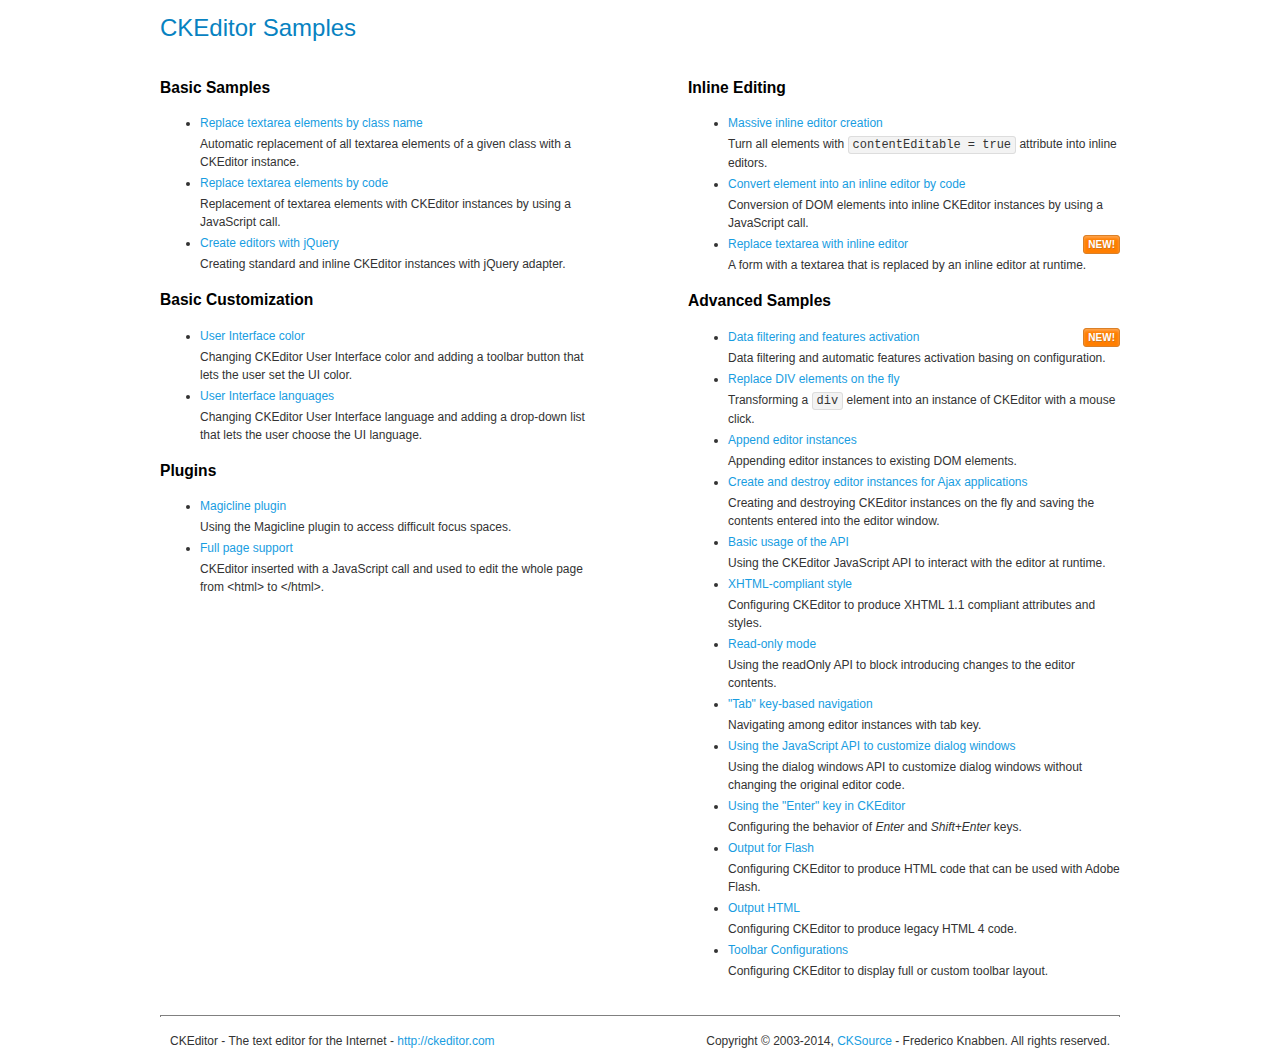
<file: noizenacion/public_html/test/comunica/editors/ckeditor/samples/index.html>
<!DOCTYPE html>
<!--
Copyright (c) 2003-2014, CKSource - Frederico Knabben. All rights reserved.
For licensing, see LICENSE.md or http://ckeditor.com/license
-->
<html>
<head>
	<meta charset="utf-8">
	<title>CKEditor Samples</title>
	<link rel="stylesheet" href="sample.css">
</head>
<body>
	<h1 class="samples">
		CKEditor Samples
	</h1>
	<div class="twoColumns">
		<div class="twoColumnsLeft">
			<h2 class="samples">
				Basic Samples
			</h2>
			<dl class="samples">
				<dt><a class="samples" href="replacebyclass.html">Replace textarea elements by class name</a></dt>
				<dd>Automatic replacement of all textarea elements of a given class with a CKEditor instance.</dd>

				<dt><a class="samples" href="replacebycode.html">Replace textarea elements by code</a></dt>
				<dd>Replacement of textarea elements with CKEditor instances by using a JavaScript call.</dd>

				<dt><a class="samples" href="jquery.html">Create editors with jQuery</a></dt>
				<dd>Creating standard and inline CKEditor instances with jQuery adapter.</dd>
			</dl>

			<h2 class="samples">
				Basic Customization
			</h2>
			<dl class="samples">
				<dt><a class="samples" href="uicolor.html">User Interface color</a></dt>
				<dd>Changing CKEditor User Interface color and adding a toolbar button that lets the user set the UI color.</dd>

				<dt><a class="samples" href="uilanguages.html">User Interface languages</a></dt>
				<dd>Changing CKEditor User Interface language and adding a drop-down list that lets the user choose the UI language.</dd>
			</dl>


			<h2 class="samples">Plugins</h2>
<dl class="samples">
<dt><a class="samples" href="plugins/magicline/magicline.html">Magicline plugin</a></dt>
<dd>Using the Magicline plugin to access difficult focus spaces.</dd>

<dt><a class="samples" href="plugins/wysiwygarea/fullpage.html">Full page support</a></dt>
<dd>CKEditor inserted with a JavaScript call and used to edit the whole page from &lt;html&gt; to &lt;/html&gt;.</dd>
</dl>
		</div>
		<div class="twoColumnsRight">
			<h2 class="samples">
				Inline Editing
			</h2>
			<dl class="samples">
				<dt><a class="samples" href="inlineall.html">Massive inline editor creation</a></dt>
				<dd>Turn all elements with <code>contentEditable = true</code> attribute into inline editors.</dd>

				<dt><a class="samples" href="inlinebycode.html">Convert element into an inline editor by code</a></dt>
				<dd>Conversion of DOM elements into inline CKEditor instances by using a JavaScript call.</dd>

				<dt><a class="samples" href="inlinetextarea.html">Replace textarea with inline editor</a> <span class="new">New!</span></dt>
				<dd>A form with a textarea that is replaced by an inline editor at runtime.</dd>

				
			</dl>

			<h2 class="samples">
				Advanced Samples
			</h2>
			<dl class="samples">
				<dt><a class="samples" href="datafiltering.html">Data filtering and features activation</a> <span class="new">New!</span></dt>
				<dd>Data filtering and automatic features activation basing on configuration.</dd>

				<dt><a class="samples" href="divreplace.html">Replace DIV elements on the fly</a></dt>
				<dd>Transforming a <code>div</code> element into an instance of CKEditor with a mouse click.</dd>

				<dt><a class="samples" href="appendto.html">Append editor instances</a></dt>
				<dd>Appending editor instances to existing DOM elements.</dd>

				<dt><a class="samples" href="ajax.html">Create and destroy editor instances for Ajax applications</a></dt>
				<dd>Creating and destroying CKEditor instances on the fly and saving the contents entered into the editor window.</dd>

				<dt><a class="samples" href="api.html">Basic usage of the API</a></dt>
				<dd>Using the CKEditor JavaScript API to interact with the editor at runtime.</dd>

				<dt><a class="samples" href="xhtmlstyle.html">XHTML-compliant style</a></dt>
				<dd>Configuring CKEditor to produce XHTML 1.1 compliant attributes and styles.</dd>

				<dt><a class="samples" href="readonly.html">Read-only mode</a></dt>
				<dd>Using the readOnly API to block introducing changes to the editor contents.</dd>

				<dt><a class="samples" href="tabindex.html">"Tab" key-based navigation</a></dt>
				<dd>Navigating among editor instances with tab key.</dd>


				
<dt><a class="samples" href="plugins/dialog/dialog.html">Using the JavaScript API to customize dialog windows</a></dt>
<dd>Using the dialog windows API to customize dialog windows without changing the original editor code.</dd>

<dt><a class="samples" href="plugins/enterkey/enterkey.html">Using the &quot;Enter&quot; key in CKEditor</a></dt>
<dd>Configuring the behavior of <em>Enter</em> and <em>Shift+Enter</em> keys.</dd>

<dt><a class="samples" href="plugins/htmlwriter/outputforflash.html">Output for Flash</a></dt>
<dd>Configuring CKEditor to produce HTML code that can be used with Adobe Flash.</dd>

<dt><a class="samples" href="plugins/htmlwriter/outputhtml.html">Output HTML</a></dt>
<dd>Configuring CKEditor to produce legacy HTML 4 code.</dd>

<dt><a class="samples" href="plugins/toolbar/toolbar.html">Toolbar Configurations</a></dt>
<dd>Configuring CKEditor to display full or custom toolbar layout.</dd>

			</dl>
		</div>
	</div>
	<div id="footer">
		<hr>
		<p>
			CKEditor - The text editor for the Internet - <a class="samples" href="http://ckeditor.com/">http://ckeditor.com</a>
		</p>
		<p id="copy">
			Copyright &copy; 2003-2014, <a class="samples" href="http://cksource.com/">CKSource</a> - Frederico Knabben. All rights reserved.
		</p>
	</div>
</body>
</html>
</file>
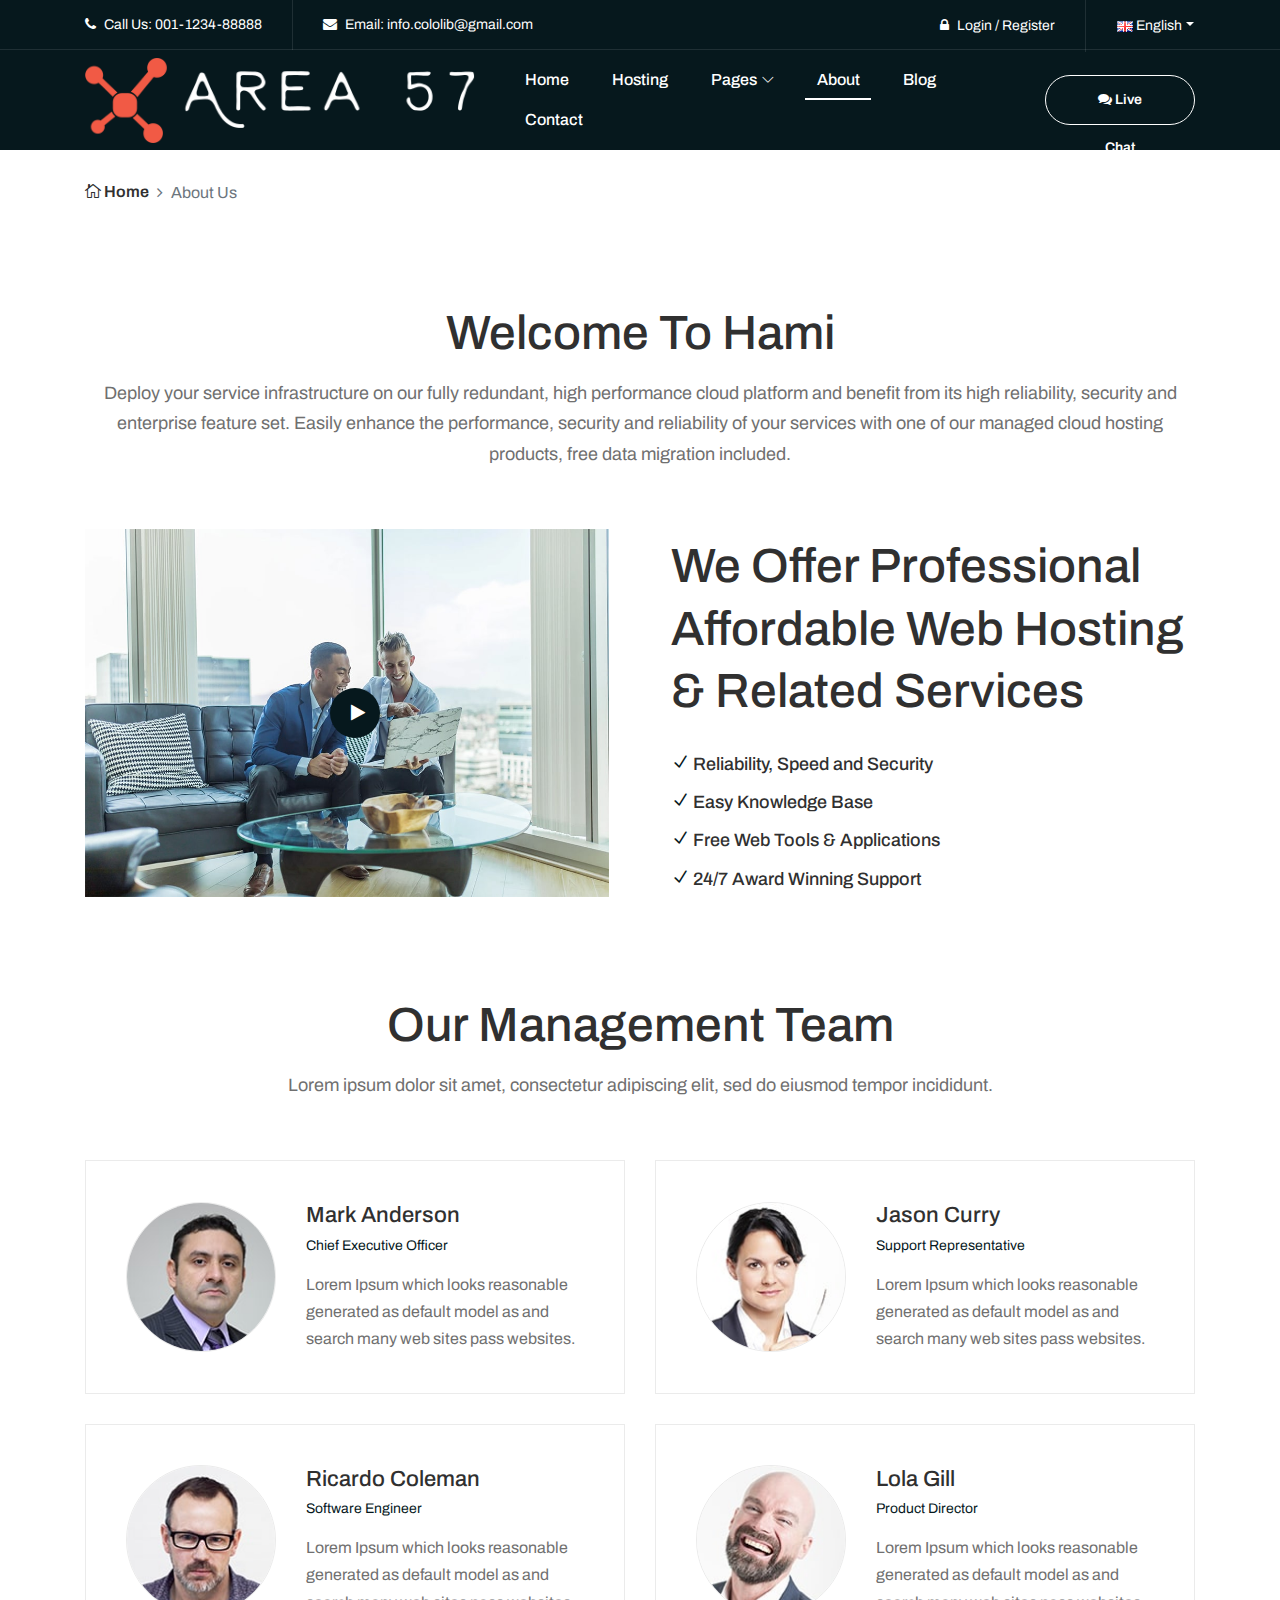
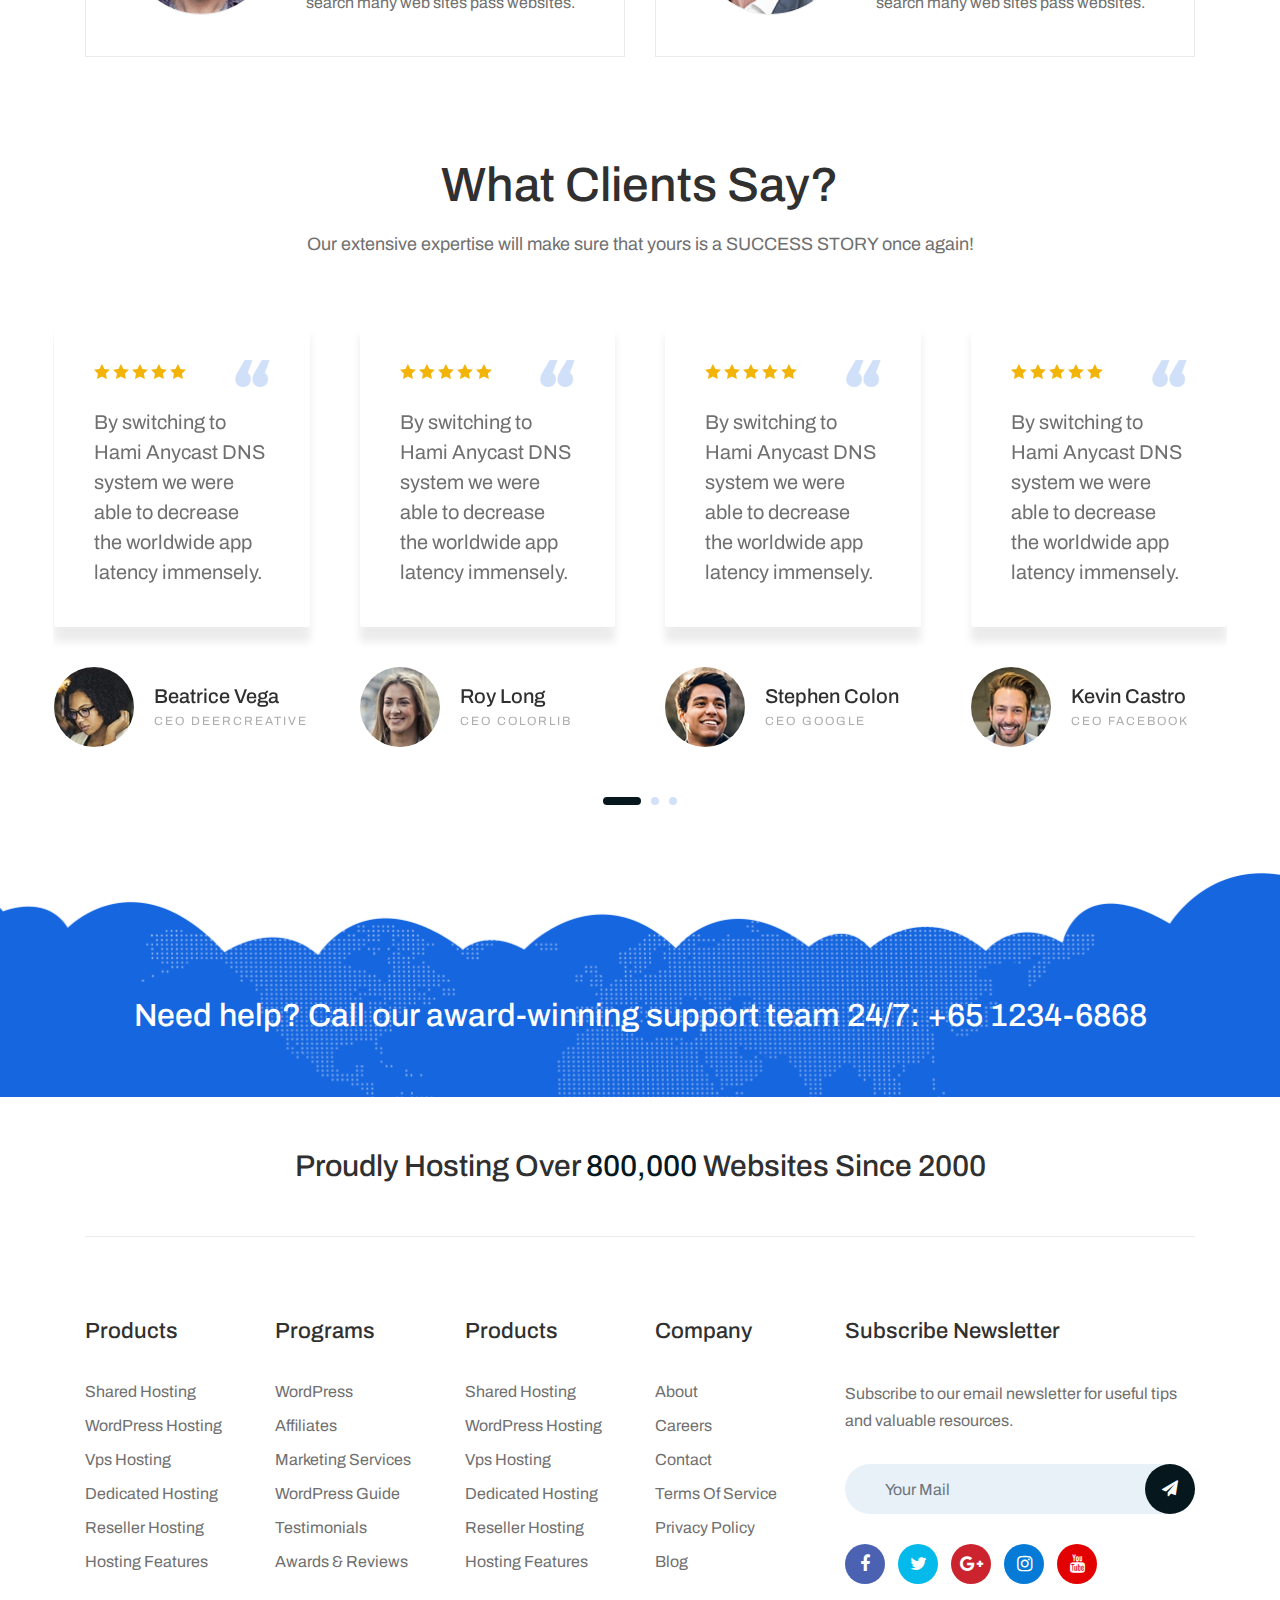
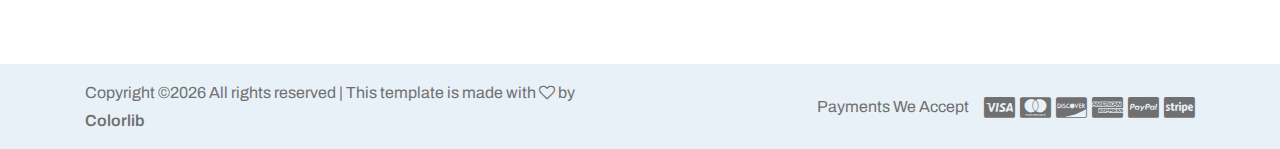
<file: about.html>
<!DOCTYPE html>
<html lang="en">

<head>
    <meta charset="UTF-8">
    <meta name="description" content="">
    <meta http-equiv="X-UA-Compatible" content="IE=edge">
    <meta name="viewport" content="width=device-width, initial-scale=1, shrink-to-fit=no">

    <!-- Title -->
    <title>Hami - Web Hosting HTML Template</title>

    <!-- Favicon -->
    <link rel="icon" href="./img/core-img/favicon.png">

    <!-- Stylesheet -->
    <link rel="stylesheet" href="style.css">

</head>

<body>
    <!-- Preloader -->
    <div id="preloader">
        <div class="loader"></div>
    </div>
    <!-- /Preloader -->

    <!-- Header Area Start -->
    <header class="header-area">
        <!-- Top Header Area Start -->
        <div class="top-header-area">
            <div class="container">
                <div class="row">

                    <div class="col-6">
                        <div class="top-header-content">
                            <a href="#"><i class="fa fa-phone" aria-hidden="true"></i> <span>Call Us: 001-1234-88888</span></a>
                            <a href="#"><i class="fa fa-envelope" aria-hidden="true"></i> <span>Email: info.cololib@gmail.com</span></a>
                        </div>
                    </div>

                    <div class="col-6">
                        <div class="top-header-content">
                            <!-- Login -->
                            <a href="#"><i class="fa fa-lock" aria-hidden="true"></i> <span>Login / Register</span></a>
                            <!-- Language -->
                            <div class="dropdown">
                                <a class="btn pr-0 dropdown-toggle" href="#" role="button" id="langdropdown" data-toggle="dropdown" aria-haspopup="true" aria-expanded="false"><img src="img/core-img/eng.png" alt=""> English</a>
                                <div class="dropdown-menu dropdown-menu-right" aria-labelledby="langdropdown">
                                    <a class="dropdown-item" href="#">- Latvian</a>
                                    <a class="dropdown-item" href="#">- Hindi</a>
                                    <a class="dropdown-item" href="#">- Bangla</a>
                                </div>
                            </div>
                        </div>
                    </div>

                </div>
            </div>
        </div>
        <!-- Top Header Area End -->

        <!-- Main Header Start -->
        <div class="main-header-area">
            <div class="classy-nav-container breakpoint-off">
                <div class="container">
                    <!-- Classy Menu -->
                    <nav class="classy-navbar justify-content-between" id="hamiNav">

                        <!-- Logo -->
                        <a class="nav-brand" href="index.html"><img src="./img/core-img/logo.png" alt=""></a>

                        <!-- Navbar Toggler -->
                        <div class="classy-navbar-toggler">
                            <span class="navbarToggler"><span></span><span></span><span></span></span>
                        </div>

                        <!-- Menu -->
                        <div class="classy-menu">
                            <!-- Menu Close Button -->
                            <div class="classycloseIcon">
                                <div class="cross-wrap"><span class="top"></span><span class="bottom"></span></div>
                            </div>
                            <!-- Nav Start -->
                            <div class="classynav">
                                <ul id="nav">
                                    <li><a href="./index.html">Home</a></li>
                                    <li><a href="./hosting.html">Hosting</a></li>
                                    <li><a href="#">Pages</a>
                                        <ul class="dropdown">
                                            <li><a href="./index.html">- Home</a></li>
                                            <li><a href="./hosting.html">- Hosting</a></li>
                                            <li><a href="./about.html">- About</a></li>
                                            <li><a href="./blog.html">- Blog</a></li>
                                            <li><a href="./single-blog.html">- Blog Details</a></li>
                                            <li><a href="./404.html">- 404</a></li>
                                            <li><a href="./coming-soon.html">- Coming Soon</a></li>
                                            <li><a href="#">- Dropdown</a>
                                                <ul class="dropdown">
                                                    <li><a href="#">- Dropdown Item</a></li>
                                                    <li><a href="#">- Dropdown Item</a></li>
                                                    <li><a href="#">- Dropdown Item</a></li>
                                                    <li><a href="#">- Dropdown Item</a></li>
                                                </ul>
                                            </li>
                                        </ul>
                                    </li>
                                    <li class="active"><a href="./about.html">About</a></li>
                                    <li><a href="./blog.html">Blog</a></li>
                                    <li><a href="#">Contact</a></li>
                                </ul>

                                <!-- Live Chat -->
                                <div class="live-chat-btn ml-5 mt-4 mt-lg-0 ml-md-4">
                                    <a href="#" class="btn hami-btn live--chat--btn"><i class="fa fa-comments" aria-hidden="true"></i> Live Chat</a>
                                </div>
                            </div>
                            <!-- Nav End -->
                        </div>
                    </nav>
                </div>
            </div>
        </div>
    </header>
    <!-- Header Area End -->

    <!-- Breadcrumb Area Start -->
    <div class="breadcrumb-area">
        <div class="container">
            <div class="row">
                <div class="col-12">
                    <div class="breadcrumb-content">
                        <nav aria-label="breadcrumb">
                            <ol class="breadcrumb">
                                <li class="breadcrumb-item"><a href="index.html"><i class="icon_house_alt"></i> Home</a></li>
                                <li class="breadcrumb-item active" aria-current="page">About Us</li>
                            </ol>
                        </nav>
                    </div>
                </div>
            </div>
        </div>
    </div>
    <!-- Breadcrumb Area End -->

    <!-- Video Area Start -->
    <div class="hami--video--area section-padding-100-0">
        <div class="container">
            <div class="row">
                <!-- Section Heading -->
                <div class="col-12">
                    <div class="section-heading text-center">
                        <h2>Welcome to Hami</h2>
                        <p>Deploy your service infrastructure on our fully redundant, high performance cloud platform and benefit from its high reliability, security and enterprise feature set. Easily enhance the performance, security and reliability of your services with one of our managed cloud hosting products, free data migration included.</p>
                    </div>
                </div>
            </div>

            <!-- Video Content Area -->
            <div class="row align-items-center">
                <div class="col-12 col-md-6">
                    <div class="video-content-area pr-3 mb-100">
                        <img src="img/bg-img/4.jpg" alt="">
                        <a href="https://www.youtube.com/watch?v=Ldd8yjjo6jA" class="video-play-btn"><i class="fa fa-play"></i></a>
                    </div>
                </div>
                <div class="col-12 col-md-6">
                    <div class="video-text pl-md-3 mb-100">
                        <h2>We Offer Professional Affordable Web Hosting &amp; Related Services</h2>
                        <!-- Description -->
                        <div class="video-desc mb-50">
                            <h6><i class="icon_check"></i> Reliability, Speed and Security</h6>
                            <h6><i class="icon_check"></i> Easy Knowledge Base</h6>
                            <h6><i class="icon_check"></i> Free Web Tools &amp; Applications</h6>
                            <h6><i class="icon_check"></i> 24/7 Award Winning Support</h6>
                        </div>
                    </div>
                </div>
            </div>
        </div>
    </div>
    <!-- Video Area End -->

    <!-- Team Area Start -->
    <section class="hami-team-area mb-70">
        <div class="container">
            <div class="row">
                <!-- Section Heading -->
                <div class="col-12">
                    <div class="section-heading text-center">
                        <h2>Our Management Team</h2>
                        <p>Lorem ipsum dolor sit amet, consectetur adipiscing elit, sed do eiusmod tempor incididunt.</p>
                    </div>
                </div>
            </div>

            <div class="row">
                <!-- Single Team Member Area -->
                <div class="col-12 col-sm-6">
                    <div class="single-team-member-area d-flex align-items-center mb-30">
                        <!-- Team Thumbnail -->
                        <div class="team-thumbnail">
                            <img src="img/bg-img/6.jpg" alt="">
                        </div>
                        <!-- Team Content -->
                        <div class="team-content">
                            <h5>Mark Anderson</h5>
                            <span>Chief Executive Officer</span>
                            <p>Lorem Ipsum which looks reasonable generated as default model as and search many web sites pass websites.</p>
                        </div>
                    </div>
                </div>

                <!-- Single Team Member Area -->
                <div class="col-12 col-sm-6">
                    <div class="single-team-member-area d-flex align-items-center mb-30">
                        <!-- Team Thumbnail -->
                        <div class="team-thumbnail">
                            <img src="img/bg-img/7.jpg" alt="">
                        </div>
                        <!-- Team Content -->
                        <div class="team-content">
                            <h5>Jason Curry</h5>
                            <span>Support Representative</span>
                            <p>Lorem Ipsum which looks reasonable generated as default model as and search many web sites pass websites.</p>
                        </div>
                    </div>
                </div>

                <!-- Single Team Member Area -->
                <div class="col-12 col-sm-6">
                    <div class="single-team-member-area d-flex align-items-center mb-30">
                        <!-- Team Thumbnail -->
                        <div class="team-thumbnail">
                            <img src="img/bg-img/8.jpg" alt="">
                        </div>
                        <!-- Team Content -->
                        <div class="team-content">
                            <h5>Ricardo Coleman</h5>
                            <span>Software Engineer</span>
                            <p>Lorem Ipsum which looks reasonable generated as default model as and search many web sites pass websites.</p>
                        </div>
                    </div>
                </div>

                <!-- Single Team Member Area -->
                <div class="col-12 col-sm-6">
                    <div class="single-team-member-area d-flex align-items-center mb-30">
                        <!-- Team Thumbnail -->
                        <div class="team-thumbnail">
                            <img src="img/bg-img/9.jpg" alt="">
                        </div>
                        <!-- Team Content -->
                        <div class="team-content">
                            <h5>Lola Gill</h5>
                            <span>Product Director</span>
                            <p>Lorem Ipsum which looks reasonable generated as default model as and search many web sites pass websites.</p>
                        </div>
                    </div>
                </div>
            </div>
        </div>
    </section>
    <!-- Team Area End -->

    <!-- Testimonial Area Start -->
    <section class="hami-testimonial-area section-padding-0-100">
        <div class="container">
            <div class="row">
                <!-- Section Heading -->
                <div class="col-12">
                    <div class="section-heading text-center">
                        <h2>What Clients Say?</h2>
                        <p>Our extensive expertise will make sure that yours is a SUCCESS STORY once again!</p>
                    </div>
                </div>
            </div>
        </div>

        <div class="container-fluid">
            <div class="row">
                <div class="col-12">
                    <div class="testimonial-slide owl-carousel">

                        <!-- Single Testimonial Area -->
                        <div class="single-testimonial-area">
                            <div class="testimonial-content">
                                <!-- Ratings & Quote -->
                                <div class="ratings-icon d-flex align-items-center justify-content-between">
                                    <div class="rating">
                                        <i class="icon_star" aria-hidden="true"></i>
                                        <i class="icon_star" aria-hidden="true"></i>
                                        <i class="icon_star" aria-hidden="true"></i>
                                        <i class="icon_star" aria-hidden="true"></i>
                                        <i class="icon_star" aria-hidden="true"></i>
                                    </div>
                                    <div class="quote-icon">
                                        <img src="img/core-img/quote.png" alt="">
                                    </div>
                                </div>
                                <h5>By switching to Hami Anycast DNS system we were able to decrease the worldwide app latency immensely.</h5>
                            </div>
                            <!-- Testimonial -->
                            <div class="testimonial-thumbnail-title d-flex align-items-center">
                                <div class="testimonial-thumbnail">
                                    <img src="img/bg-img/10.jpg" alt="">
                                </div>
                                <div class="testimonial-title">
                                    <h5>Beatrice Vega</h5>
                                    <span>CEO DeerCreative</span>
                                </div>
                            </div>
                        </div>

                        <!-- Single Testimonial Area -->
                        <div class="single-testimonial-area">
                            <div class="testimonial-content">
                                <!-- Ratings & Quote -->
                                <div class="ratings-icon d-flex align-items-center justify-content-between">
                                    <div class="rating">
                                        <i class="icon_star" aria-hidden="true"></i>
                                        <i class="icon_star" aria-hidden="true"></i>
                                        <i class="icon_star" aria-hidden="true"></i>
                                        <i class="icon_star" aria-hidden="true"></i>
                                        <i class="icon_star" aria-hidden="true"></i>
                                    </div>
                                    <div class="quote-icon">
                                        <img src="img/core-img/quote.png" alt="">
                                    </div>
                                </div>
                                <h5>By switching to Hami Anycast DNS system we were able to decrease the worldwide app latency immensely.</h5>
                            </div>
                            <!-- Testimonial -->
                            <div class="testimonial-thumbnail-title d-flex align-items-center">
                                <div class="testimonial-thumbnail">
                                    <img src="img/bg-img/11.jpg" alt="">
                                </div>
                                <div class="testimonial-title">
                                    <h5>Roy Long</h5>
                                    <span>CEO Colorlib</span>
                                </div>
                            </div>
                        </div>

                        <!-- Single Testimonial Area -->
                        <div class="single-testimonial-area">
                            <div class="testimonial-content">
                                <!-- Ratings & Quote -->
                                <div class="ratings-icon d-flex align-items-center justify-content-between">
                                    <div class="rating">
                                        <i class="icon_star" aria-hidden="true"></i>
                                        <i class="icon_star" aria-hidden="true"></i>
                                        <i class="icon_star" aria-hidden="true"></i>
                                        <i class="icon_star" aria-hidden="true"></i>
                                        <i class="icon_star" aria-hidden="true"></i>
                                    </div>
                                    <div class="quote-icon">
                                        <img src="img/core-img/quote.png" alt="">
                                    </div>
                                </div>
                                <h5>By switching to Hami Anycast DNS system we were able to decrease the worldwide app latency immensely.</h5>
                            </div>
                            <!-- Testimonial -->
                            <div class="testimonial-thumbnail-title d-flex align-items-center">
                                <div class="testimonial-thumbnail">
                                    <img src="img/bg-img/12.jpg" alt="">
                                </div>
                                <div class="testimonial-title">
                                    <h5>Stephen Colon</h5>
                                    <span>CEO google</span>
                                </div>
                            </div>
                        </div>

                        <!-- Single Testimonial Area -->
                        <div class="single-testimonial-area">
                            <div class="testimonial-content">
                                <!-- Ratings & Quote -->
                                <div class="ratings-icon d-flex align-items-center justify-content-between">
                                    <div class="rating">
                                        <i class="icon_star" aria-hidden="true"></i>
                                        <i class="icon_star" aria-hidden="true"></i>
                                        <i class="icon_star" aria-hidden="true"></i>
                                        <i class="icon_star" aria-hidden="true"></i>
                                        <i class="icon_star" aria-hidden="true"></i>
                                    </div>
                                    <div class="quote-icon">
                                        <img src="img/core-img/quote.png" alt="">
                                    </div>
                                </div>
                                <h5>By switching to Hami Anycast DNS system we were able to decrease the worldwide app latency immensely.</h5>
                            </div>
                            <!-- Testimonial -->
                            <div class="testimonial-thumbnail-title d-flex align-items-center">
                                <div class="testimonial-thumbnail">
                                    <img src="img/bg-img/13.jpg" alt="">
                                </div>
                                <div class="testimonial-title">
                                    <h5>Kevin Castro</h5>
                                    <span>CEO facebook</span>
                                </div>
                            </div>
                        </div>

                        <!-- Single Testimonial Area -->
                        <div class="single-testimonial-area">
                            <div class="testimonial-content">
                                <!-- Ratings & Quote -->
                                <div class="ratings-icon d-flex align-items-center justify-content-between">
                                    <div class="rating">
                                        <i class="icon_star" aria-hidden="true"></i>
                                        <i class="icon_star" aria-hidden="true"></i>
                                        <i class="icon_star" aria-hidden="true"></i>
                                        <i class="icon_star" aria-hidden="true"></i>
                                        <i class="icon_star" aria-hidden="true"></i>
                                    </div>
                                    <div class="quote-icon">
                                        <img src="img/core-img/quote.png" alt="">
                                    </div>
                                </div>
                                <h5>By switching to Hami Anycast DNS system we were able to decrease the worldwide app latency immensely.</h5>
                            </div>
                            <!-- Testimonial -->
                            <div class="testimonial-thumbnail-title d-flex align-items-center">
                                <div class="testimonial-thumbnail">
                                    <img src="img/bg-img/10.jpg" alt="">
                                </div>
                                <div class="testimonial-title">
                                    <h5>Beatrice Vega</h5>
                                    <span>CEO DeerCreative</span>
                                </div>
                            </div>
                        </div>

                        <!-- Single Testimonial Area -->
                        <div class="single-testimonial-area">
                            <div class="testimonial-content">
                                <!-- Ratings & Quote -->
                                <div class="ratings-icon d-flex align-items-center justify-content-between">
                                    <div class="rating">
                                        <i class="icon_star" aria-hidden="true"></i>
                                        <i class="icon_star" aria-hidden="true"></i>
                                        <i class="icon_star" aria-hidden="true"></i>
                                        <i class="icon_star" aria-hidden="true"></i>
                                        <i class="icon_star" aria-hidden="true"></i>
                                    </div>
                                    <div class="quote-icon">
                                        <img src="img/core-img/quote.png" alt="">
                                    </div>
                                </div>
                                <h5>By switching to Hami Anycast DNS system we were able to decrease the worldwide app latency immensely.</h5>
                            </div>
                            <!-- Testimonial -->
                            <div class="testimonial-thumbnail-title d-flex align-items-center">
                                <div class="testimonial-thumbnail">
                                    <img src="img/bg-img/11.jpg" alt="">
                                </div>
                                <div class="testimonial-title">
                                    <h5>Roy Long</h5>
                                    <span>CEO Colorlib</span>
                                </div>
                            </div>
                        </div>

                        <!-- Single Testimonial Area -->
                        <div class="single-testimonial-area">
                            <div class="testimonial-content">
                                <!-- Ratings & Quote -->
                                <div class="ratings-icon d-flex align-items-center justify-content-between">
                                    <div class="rating">
                                        <i class="icon_star" aria-hidden="true"></i>
                                        <i class="icon_star" aria-hidden="true"></i>
                                        <i class="icon_star" aria-hidden="true"></i>
                                        <i class="icon_star" aria-hidden="true"></i>
                                        <i class="icon_star" aria-hidden="true"></i>
                                    </div>
                                    <div class="quote-icon">
                                        <img src="img/core-img/quote.png" alt="">
                                    </div>
                                </div>
                                <h5>By switching to Hami Anycast DNS system we were able to decrease the worldwide app latency immensely.</h5>
                            </div>
                            <!-- Testimonial -->
                            <div class="testimonial-thumbnail-title d-flex align-items-center">
                                <div class="testimonial-thumbnail">
                                    <img src="img/bg-img/12.jpg" alt="">
                                </div>
                                <div class="testimonial-title">
                                    <h5>Stephen Colon</h5>
                                    <span>CEO google</span>
                                </div>
                            </div>
                        </div>

                        <!-- Single Testimonial Area -->
                        <div class="single-testimonial-area">
                            <div class="testimonial-content">
                                <!-- Ratings & Quote -->
                                <div class="ratings-icon d-flex align-items-center justify-content-between">
                                    <div class="rating">
                                        <i class="icon_star" aria-hidden="true"></i>
                                        <i class="icon_star" aria-hidden="true"></i>
                                        <i class="icon_star" aria-hidden="true"></i>
                                        <i class="icon_star" aria-hidden="true"></i>
                                        <i class="icon_star" aria-hidden="true"></i>
                                    </div>
                                    <div class="quote-icon">
                                        <img src="img/core-img/quote.png" alt="">
                                    </div>
                                </div>
                                <h5>By switching to Hami Anycast DNS system we were able to decrease the worldwide app latency immensely.</h5>
                            </div>
                            <!-- Testimonial -->
                            <div class="testimonial-thumbnail-title d-flex align-items-center">
                                <div class="testimonial-thumbnail">
                                    <img src="img/bg-img/13.jpg" alt="">
                                </div>
                                <div class="testimonial-title">
                                    <h5>Kevin Castro</h5>
                                    <span>CEO facebook</span>
                                </div>
                            </div>
                        </div>

                        <!-- Single Testimonial Area -->
                        <div class="single-testimonial-area">
                            <div class="testimonial-content">
                                <!-- Ratings & Quote -->
                                <div class="ratings-icon d-flex align-items-center justify-content-between">
                                    <div class="rating">
                                        <i class="icon_star" aria-hidden="true"></i>
                                        <i class="icon_star" aria-hidden="true"></i>
                                        <i class="icon_star" aria-hidden="true"></i>
                                        <i class="icon_star" aria-hidden="true"></i>
                                        <i class="icon_star" aria-hidden="true"></i>
                                    </div>
                                    <div class="quote-icon">
                                        <img src="img/core-img/quote.png" alt="">
                                    </div>
                                </div>
                                <h5>By switching to Hami Anycast DNS system we were able to decrease the worldwide app latency immensely.</h5>
                            </div>
                            <!-- Testimonial -->
                            <div class="testimonial-thumbnail-title d-flex align-items-center">
                                <div class="testimonial-thumbnail">
                                    <img src="img/bg-img/10.jpg" alt="">
                                </div>
                                <div class="testimonial-title">
                                    <h5>Beatrice Vega</h5>
                                    <span>CEO DeerCreative</span>
                                </div>
                            </div>
                        </div>

                        <!-- Single Testimonial Area -->
                        <div class="single-testimonial-area">
                            <div class="testimonial-content">
                                <!-- Ratings & Quote -->
                                <div class="ratings-icon d-flex align-items-center justify-content-between">
                                    <div class="rating">
                                        <i class="icon_star" aria-hidden="true"></i>
                                        <i class="icon_star" aria-hidden="true"></i>
                                        <i class="icon_star" aria-hidden="true"></i>
                                        <i class="icon_star" aria-hidden="true"></i>
                                        <i class="icon_star" aria-hidden="true"></i>
                                    </div>
                                    <div class="quote-icon">
                                        <img src="img/core-img/quote.png" alt="">
                                    </div>
                                </div>
                                <h5>By switching to Hami Anycast DNS system we were able to decrease the worldwide app latency immensely.</h5>
                            </div>
                            <!-- Testimonial -->
                            <div class="testimonial-thumbnail-title d-flex align-items-center">
                                <div class="testimonial-thumbnail">
                                    <img src="img/bg-img/11.jpg" alt="">
                                </div>
                                <div class="testimonial-title">
                                    <h5>Roy Long</h5>
                                    <span>CEO Colorlib</span>
                                </div>
                            </div>
                        </div>

                        <!-- Single Testimonial Area -->
                        <div class="single-testimonial-area">
                            <div class="testimonial-content">
                                <!-- Ratings & Quote -->
                                <div class="ratings-icon d-flex align-items-center justify-content-between">
                                    <div class="rating">
                                        <i class="icon_star" aria-hidden="true"></i>
                                        <i class="icon_star" aria-hidden="true"></i>
                                        <i class="icon_star" aria-hidden="true"></i>
                                        <i class="icon_star" aria-hidden="true"></i>
                                        <i class="icon_star" aria-hidden="true"></i>
                                    </div>
                                    <div class="quote-icon">
                                        <img src="img/core-img/quote.png" alt="">
                                    </div>
                                </div>
                                <h5>By switching to Hami Anycast DNS system we were able to decrease the worldwide app latency immensely.</h5>
                            </div>
                            <!-- Testimonial -->
                            <div class="testimonial-thumbnail-title d-flex align-items-center">
                                <div class="testimonial-thumbnail">
                                    <img src="img/bg-img/12.jpg" alt="">
                                </div>
                                <div class="testimonial-title">
                                    <h5>Stephen Colon</h5>
                                    <span>CEO google</span>
                                </div>
                            </div>
                        </div>

                        <!-- Single Testimonial Area -->
                        <div class="single-testimonial-area">
                            <div class="testimonial-content">
                                <!-- Ratings & Quote -->
                                <div class="ratings-icon d-flex align-items-center justify-content-between">
                                    <div class="rating">
                                        <i class="icon_star" aria-hidden="true"></i>
                                        <i class="icon_star" aria-hidden="true"></i>
                                        <i class="icon_star" aria-hidden="true"></i>
                                        <i class="icon_star" aria-hidden="true"></i>
                                        <i class="icon_star" aria-hidden="true"></i>
                                    </div>
                                    <div class="quote-icon">
                                        <img src="img/core-img/quote.png" alt="">
                                    </div>
                                </div>
                                <h5>By switching to Hami Anycast DNS system we were able to decrease the worldwide app latency immensely.</h5>
                            </div>
                            <!-- Testimonial -->
                            <div class="testimonial-thumbnail-title d-flex align-items-center">
                                <div class="testimonial-thumbnail">
                                    <img src="img/bg-img/13.jpg" alt="">
                                </div>
                                <div class="testimonial-title">
                                    <h5>Kevin Castro</h5>
                                    <span>CEO facebook</span>
                                </div>
                            </div>
                        </div>

                    </div>
                </div>
            </div>
        </div>
    </section>
    <!-- Testimonial Area End -->

    <!-- Support Area Start -->
    <section class="hami-support-area">
        <div class="container">
            <div class="row">
                <div class="col-12">
                    <div class="support-text">
                        <h2>Need help? Call our award-winning support team 24/7: +65 1234-6868</h2>
                    </div>
                </div>
            </div>
        </div>

        <!-- Support Pattern -->
        <div class="support-pattern" style="background-image: url(img/core-img/support-pattern.png);"></div>
    </section>
    <!-- Support Area End -->

    <!-- Call To Action Area Start -->
    <section class="hami-cta-area">
        <div class="container">
            <div class="cta-text">
                <h2>Proudly Hosting Over <span class="counter">800,000</span> Websites Since 2000</h2>
            </div>
        </div>
    </section>
    <!-- Call To Action Area End -->

    <!-- Footer Area Start -->
    <footer class="footer-area section-padding-80-0">

        <!-- Main Footer Area -->
        <div class="main-footer-area">
            <div class="container">
                <div class="row justify-content-between">

                    <!-- Single Footer Widget Area -->
                    <div class="col-6 col-sm-4 col-lg-2">
                        <div class="single-footer-widget mb-80">
                            <!-- Widget Title -->
                            <h5 class="widget-title">Products</h5>

                            <!-- Footer Nav -->
                            <ul class="footer-nav">
                                <li><a href="#">Shared hosting</a></li>
                                <li><a href="#">WordPress hosting</a></li>
                                <li><a href="#">Vps hosting</a></li>
                                <li><a href="#">Dedicated hosting</a></li>
                                <li><a href="#">Reseller hosting</a></li>
                                <li><a href="#">Hosting features</a></li>
                            </ul>
                        </div>
                    </div>

                    <!-- Single Footer Widget Area -->
                    <div class="col-6 col-sm-4 col-lg-2">
                        <div class="single-footer-widget mb-80">
                            <!-- Widget Title -->
                            <h5 class="widget-title">Programs</h5>

                            <!-- Footer Nav -->
                            <ul class="footer-nav">
                                <li><a href="#">WordPress</a></li>
                                <li><a href="#">Affiliates</a></li>
                                <li><a href="#">Marketing services</a></li>
                                <li><a href="#">WordPress guide</a></li>
                                <li><a href="#">Testimonials</a></li>
                                <li><a href="#">Awards &amp; Reviews</a></li>
                            </ul>
                        </div>
                    </div>

                    <!-- Single Footer Widget Area -->
                    <div class="col-6 col-sm-4 col-lg-2">
                        <div class="single-footer-widget mb-80">
                            <!-- Widget Title -->
                            <h5 class="widget-title">Products</h5>

                            <!-- Footer Nav -->
                            <ul class="footer-nav">
                                <li><a href="#">Shared hosting</a></li>
                                <li><a href="#">WordPress hosting</a></li>
                                <li><a href="#">Vps hosting</a></li>
                                <li><a href="#">Dedicated hosting</a></li>
                                <li><a href="#">Reseller hosting</a></li>
                                <li><a href="#">Hosting features</a></li>
                            </ul>
                        </div>
                    </div>

                    <!-- Single Footer Widget Area -->
                    <div class="col-6 col-sm-4 col-lg-2">
                        <div class="single-footer-widget mb-80">
                            <!-- Widget Title -->
                            <h5 class="widget-title">Company</h5>

                            <!-- Footer Nav -->
                            <ul class="footer-nav">
                                <li><a href="#">About</a></li>
                                <li><a href="#">Careers</a></li>
                                <li><a href="#">Contact</a></li>
                                <li><a href="#">Terms of service</a></li>
                                <li><a href="#">Privacy policy</a></li>
                                <li><a href="#">Blog</a></li>
                            </ul>
                        </div>
                    </div>

                    <!-- Single Footer Widget Area -->
                    <div class="col-12 col-sm-8 col-lg-4">
                        <div class="single-footer-widget mb-80">
                            <!-- Widget Title -->
                            <h5 class="widget-title">Subscribe Newsletter</h5>

                            <p>Subscribe to our email newsletter for useful tips and valuable resources.</p>

                            <!-- Newsletter Form -->
                            <form action="index.html" class="nl-form">
                                <input type="email" class="form-control" placeholder="Your Mail">
                                <button type="submit"><i class="fa fa-paper-plane" aria-hidden="true"></i></button>
                            </form>

                            <!-- Social Info -->
                            <div class="social-info">
                                <a href="#" class="facebook"><i class="fa fa-facebook" aria-hidden="true"></i></a>
                                <a href="#" class="twitter"><i class="fa fa-twitter" aria-hidden="true"></i></a>
                                <a href="#" class="google-plus"><i class="fa fa-google-plus" aria-hidden="true"></i></a>
                                <a href="#" class="instagram"><i class="fa fa-instagram" aria-hidden="true"></i></a>
                                <a href="#" class="youtube"><i class="fa fa-youtube" aria-hidden="true"></i></a>
                            </div>
                        </div>
                    </div>

                </div>
            </div>
        </div>

        <!-- Bottom Footer Area -->
        <div class="bottom-footer-area bg-gray">
            <div class="container">
                <div class="row align-items-center">
                    <div class="col-12 col-md-6">
                        <!-- Copywrite Text -->
                        <div class="copywrite-text">
                            <p><!-- Link back to Colorlib can't be removed. Template is licensed under CC BY 3.0. -->
Copyright &copy;<script>document.write(new Date().getFullYear());</script> All rights reserved | This template is made with <i class="fa fa-heart-o" aria-hidden="true"></i> by <a href="https://colorlib.com" target="_blank">Colorlib</a>
<!-- Link back to Colorlib can't be removed. Template is licensed under CC BY 3.0. -->
</p>
                        </div>
                    </div>
                    <div class="col-12 col-md-6">
                        <!-- Payment Methods -->
                        <div class="payments-methods d-flex align-items-center">
                            <p>Payments We Accept</p>
                            <i class="fa fa-cc-visa" aria-hidden="true"></i>
                            <i class="fa fa-cc-mastercard" aria-hidden="true"></i>
                            <i class="fa fa-cc-discover" aria-hidden="true"></i>
                            <i class="fa fa-cc-amex" aria-hidden="true"></i>
                            <i class="fa fa-cc-paypal" aria-hidden="true"></i>
                            <i class="fa fa-cc-stripe" aria-hidden="true"></i>
                        </div>
                    </div>
                </div>
            </div>
        </div>
    </footer>
    <!-- Footer Area End -->

    <!-- **** All JS Files ***** -->
    <!-- jQuery 2.2.4 -->
    <script src="js/jquery.min.js"></script>
    <!-- Popper -->
    <script src="js/popper.min.js"></script>
    <!-- Bootstrap -->
    <script src="js/bootstrap.min.js"></script>
    <!-- All Plugins -->
    <script src="js/hami.bundle.js"></script>
    <!-- Active -->
    <script src="js/default-assets/active.js"></script>

</body>

</html>
</file>
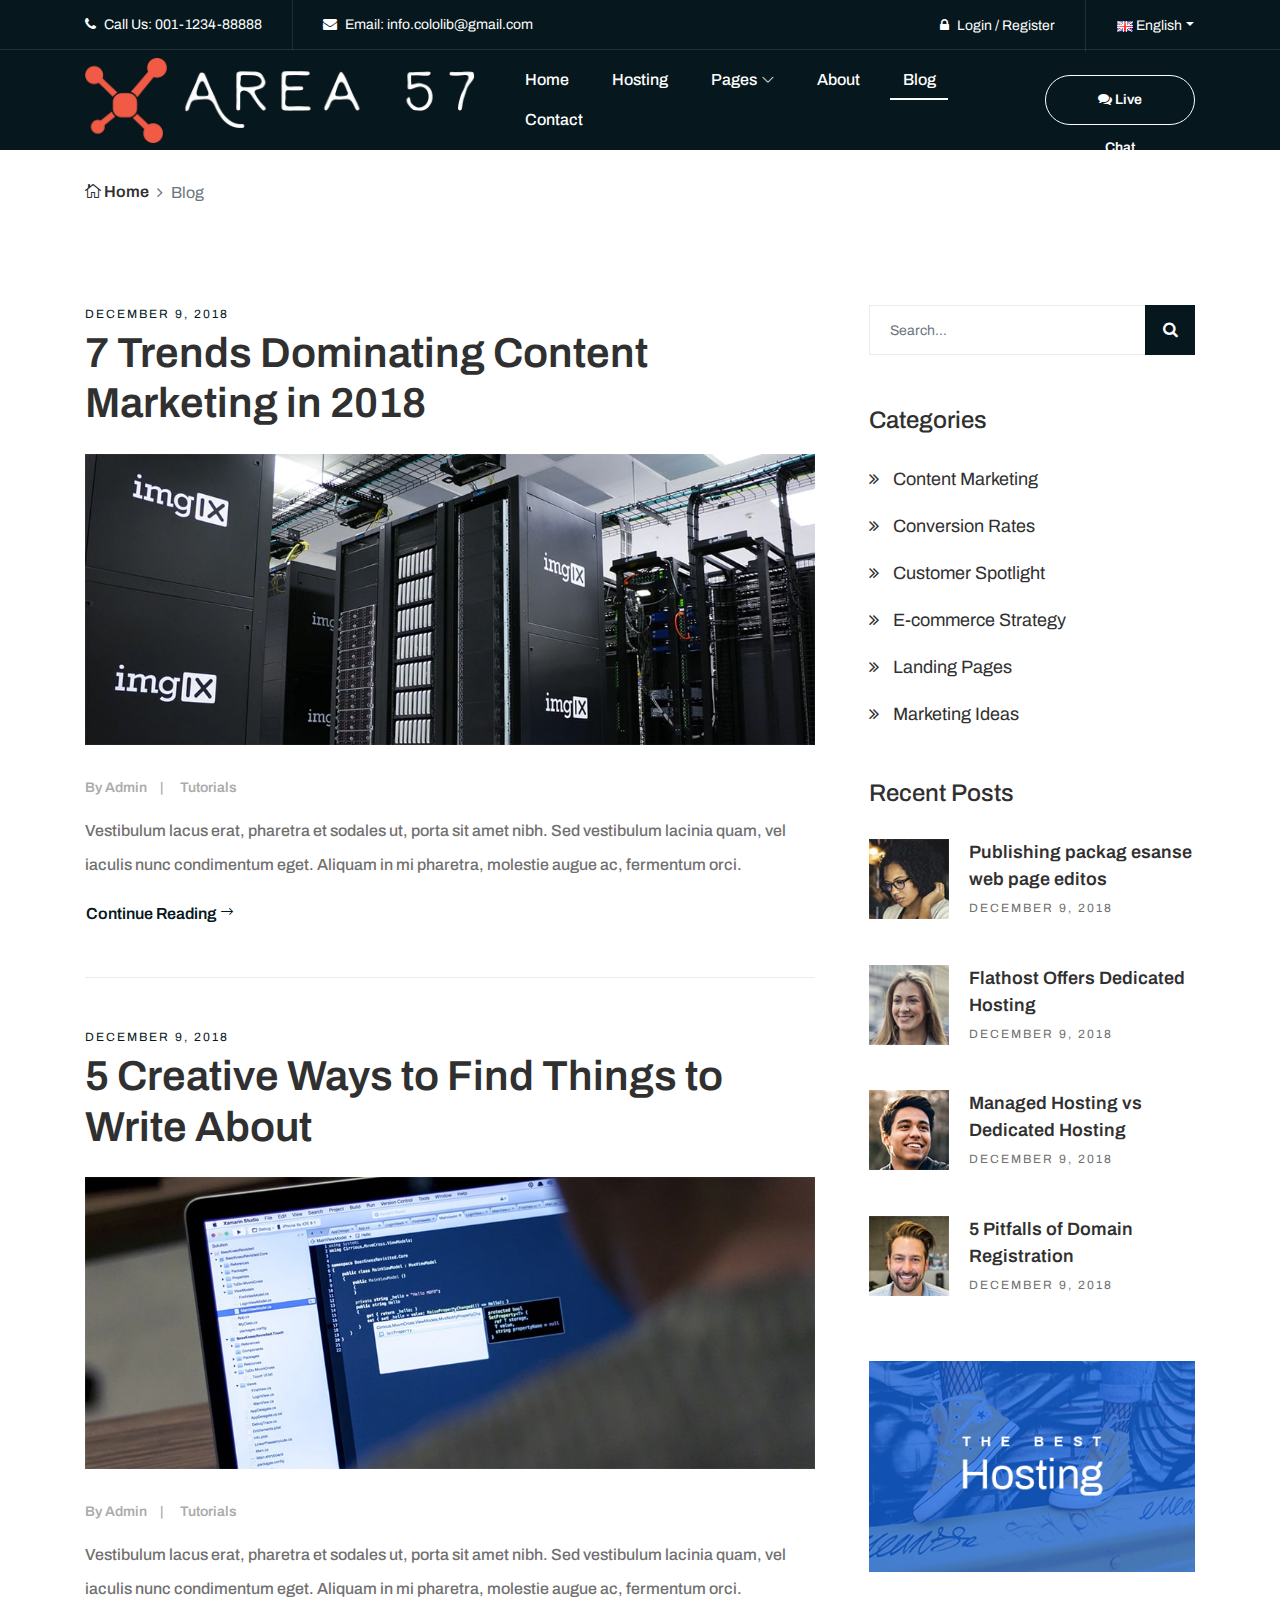
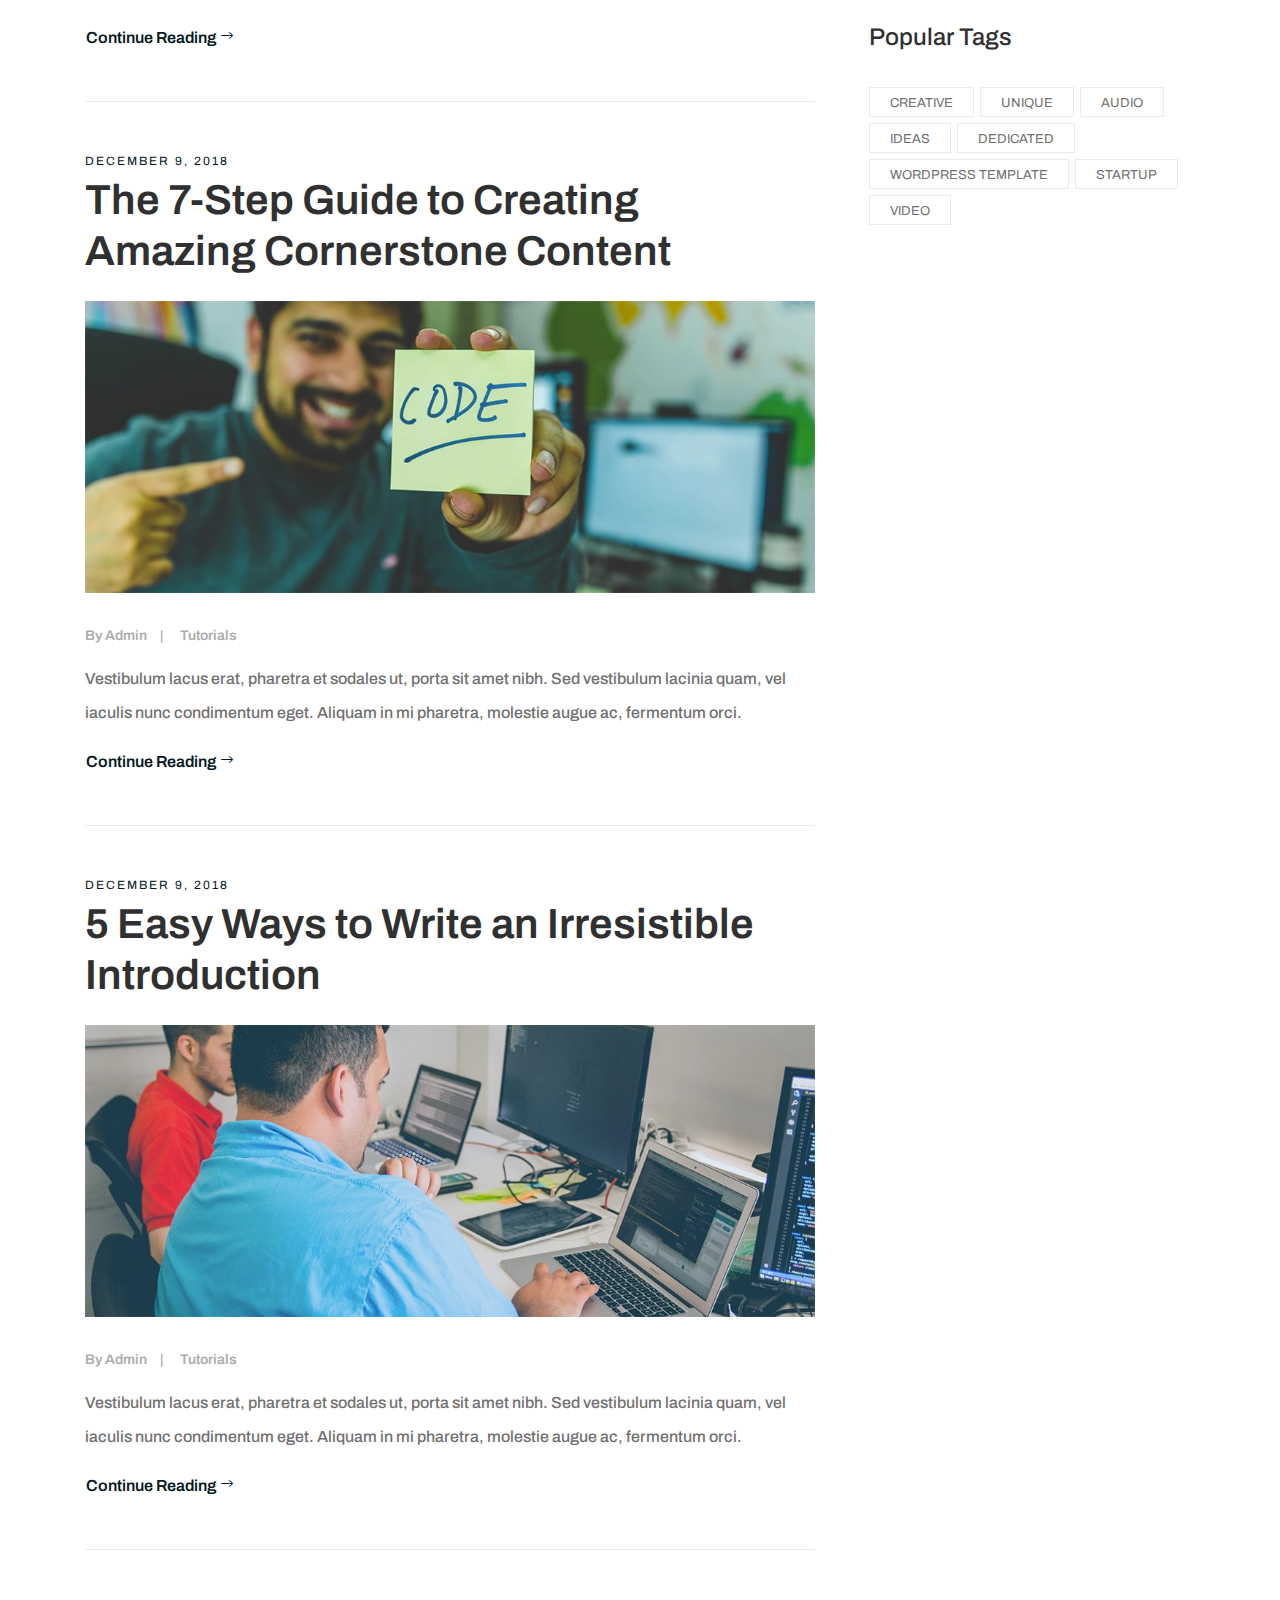
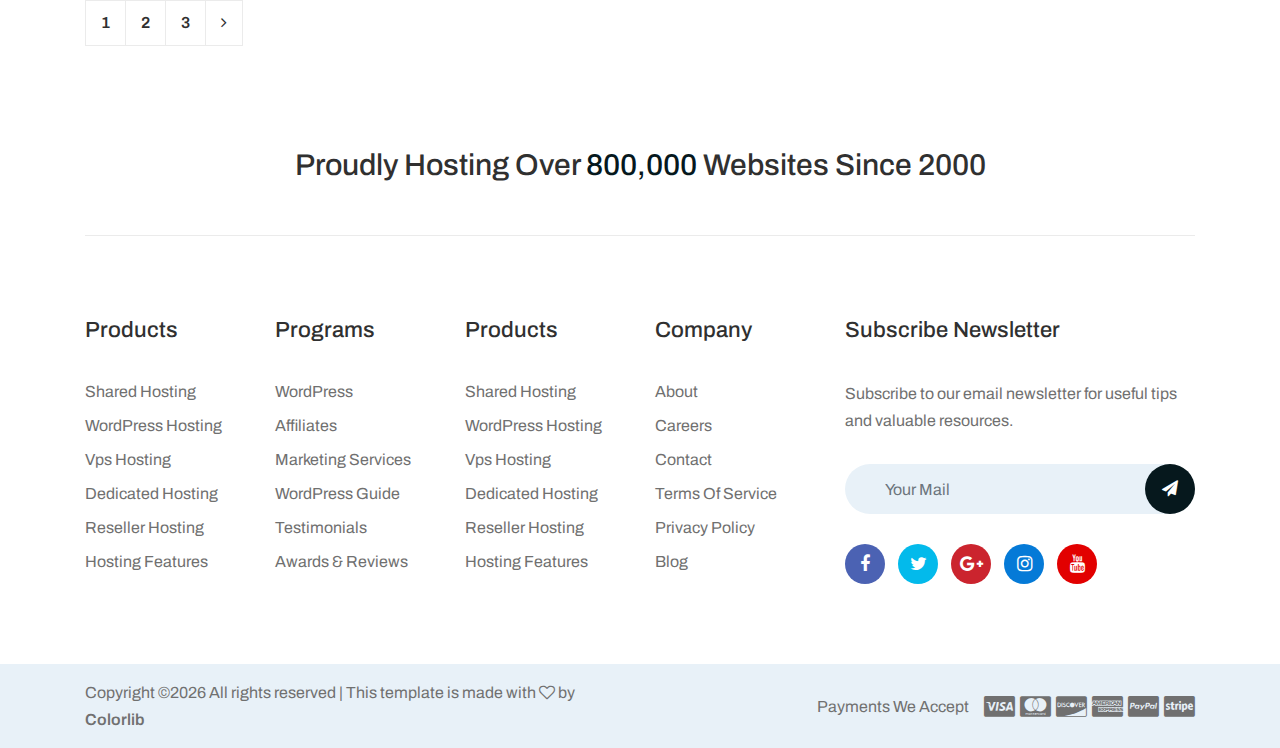
<file: blog.html>
<!DOCTYPE html>
<html lang="en">

<head>
    <meta charset="UTF-8">
    <meta name="description" content="">
    <meta http-equiv="X-UA-Compatible" content="IE=edge">
    <meta name="viewport" content="width=device-width, initial-scale=1, shrink-to-fit=no">

    <!-- Title -->
    <title>Hami - Web Hosting HTML Template</title>

    <!-- Favicon -->
    <link rel="icon" href="./img/core-img/favicon.png">

    <!-- Stylesheet -->
    <link rel="stylesheet" href="style.css">

</head>

<body>
    <!-- Preloader -->
    <div id="preloader">
        <div class="loader"></div>
    </div>
    <!-- /Preloader -->

    <!-- Header Area Start -->
    <header class="header-area">
        <!-- Top Header Area Start -->
        <div class="top-header-area">
            <div class="container">
                <div class="row">

                    <div class="col-6">
                        <div class="top-header-content">
                            <a href="#"><i class="fa fa-phone" aria-hidden="true"></i> <span>Call Us: 001-1234-88888</span></a>
                            <a href="#"><i class="fa fa-envelope" aria-hidden="true"></i> <span>Email: info.cololib@gmail.com</span></a>
                        </div>
                    </div>

                    <div class="col-6">
                        <div class="top-header-content">
                            <!-- Login -->
                            <a href="#"><i class="fa fa-lock" aria-hidden="true"></i> <span>Login / Register</span></a>
                            <!-- Language -->
                            <div class="dropdown">
                                <a class="btn pr-0 dropdown-toggle" href="#" role="button" id="langdropdown" data-toggle="dropdown" aria-haspopup="true" aria-expanded="false"><img src="img/core-img/eng.png" alt=""> English</a>
                                <div class="dropdown-menu dropdown-menu-right" aria-labelledby="langdropdown">
                                    <a class="dropdown-item" href="#">- Latvian</a>
                                    <a class="dropdown-item" href="#">- Hindi</a>
                                    <a class="dropdown-item" href="#">- Bangla</a>
                                </div>
                            </div>
                        </div>
                    </div>

                </div>
            </div>
        </div>
        <!-- Top Header Area End -->

        <!-- Main Header Start -->
        <div class="main-header-area">
            <div class="classy-nav-container breakpoint-off">
                <div class="container">
                    <!-- Classy Menu -->
                    <nav class="classy-navbar justify-content-between" id="hamiNav">

                        <!-- Logo -->
                        <a class="nav-brand" href="index.html"><img src="./img/core-img/logo.png" alt=""></a>

                        <!-- Navbar Toggler -->
                        <div class="classy-navbar-toggler">
                            <span class="navbarToggler"><span></span><span></span><span></span></span>
                        </div>

                        <!-- Menu -->
                        <div class="classy-menu">
                            <!-- Menu Close Button -->
                            <div class="classycloseIcon">
                                <div class="cross-wrap"><span class="top"></span><span class="bottom"></span></div>
                            </div>
                            <!-- Nav Start -->
                            <div class="classynav">
                                <ul id="nav">
                                    <li><a href="./index.html">Home</a></li>
                                    <li><a href="./hosting.html">Hosting</a></li>
                                    <li><a href="#">Pages</a>
                                        <ul class="dropdown">
                                            <li><a href="./index.html">- Home</a></li>
                                            <li><a href="./hosting.html">- Hosting</a></li>
                                            <li><a href="./about.html">- About</a></li>
                                            <li><a href="./blog.html">- Blog</a></li>
                                            <li><a href="./single-blog.html">- Blog Details</a></li>
                                            <li><a href="./404.html">- 404</a></li>
                                            <li><a href="./coming-soon.html">- Coming Soon</a></li>
                                            <li><a href="#">- Dropdown</a>
                                                <ul class="dropdown">
                                                    <li><a href="#">- Dropdown Item</a></li>
                                                    <li><a href="#">- Dropdown Item</a></li>
                                                    <li><a href="#">- Dropdown Item</a></li>
                                                    <li><a href="#">- Dropdown Item</a></li>
                                                </ul>
                                            </li>
                                        </ul>
                                    </li>
                                    <li><a href="./about.html">About</a></li>
                                    <li class="active"><a href="./blog.html">Blog</a></li>
                                    <li><a href="#">Contact</a></li>
                                </ul>

                                <!-- Live Chat -->
                                <div class="live-chat-btn ml-5 mt-4 mt-lg-0 ml-md-4">
                                    <a href="#" class="btn hami-btn live--chat--btn"><i class="fa fa-comments" aria-hidden="true"></i> Live Chat</a>
                                </div>
                            </div>
                            <!-- Nav End -->
                        </div>
                    </nav>
                </div>
            </div>
        </div>
    </header>
    <!-- Header Area End -->

    <!-- Breadcrumb Area Start -->
    <div class="breadcrumb-area">
        <div class="container">
            <div class="row">
                <div class="col-12">
                    <div class="breadcrumb-content">
                        <nav aria-label="breadcrumb">
                            <ol class="breadcrumb">
                                <li class="breadcrumb-item"><a href="index.html"><i class="icon_house_alt"></i> Home</a></li>
                                <li class="breadcrumb-item active" aria-current="page">Blog</li>
                            </ol>
                        </nav>
                    </div>
                </div>
            </div>
        </div>
    </div>
    <!-- Breadcrumb Area End -->

    <!-- Blog Area Start -->
    <div class="hami-news-area section-padding-100-0">
        <div class="container">
            <div class="row">
                <div class="col-12 col-md-7 col-lg-8">

                    <!-- Single Blog Post Area -->
                    <div class="single-blog-post mb-50">
                        <!-- Post Date -->
                        <span class="post-date">December 9, 2018</span>
                        <!-- Post Title -->
                        <a href="#" class="post-title">7 Trends Dominating Content Marketing in 2018</a>
                        <!-- Post Thumbnail -->
                        <img class="post-thumbnail" src="img/bg-img/14.jpg" alt="">
                        <!-- Post Meta -->
                        <div class="post-meta">
                            <a href="#" class="post-author">By Admin</a>
                            <a href="#" class="post-tutorial">Tutorials</a>
                        </div>
                        <p>Vestibulum lacus erat, pharetra et sodales ut, porta sit amet nibh. Sed vestibulum lacinia quam, vel iaculis nunc condimentum eget. Aliquam in mi pharetra, molestie augue ac, fermentum orci.</p>
                        <a href="#" class="btn continue-btn">Continue Reading <i class="arrow_right"></i></a>
                    </div>

                    <!-- Single Blog Post Area -->
                    <div class="single-blog-post mb-50">
                        <!-- Post Date -->
                        <span class="post-date">December 9, 2018</span>
                        <!-- Post Title -->
                        <a href="#" class="post-title">5 Creative Ways to Find Things to Write About</a>
                        <!-- Post Thumbnail -->
                        <img class="post-thumbnail" src="img/bg-img/15.jpg" alt="">
                        <!-- Post Meta -->
                        <div class="post-meta">
                            <a href="#" class="post-author">By Admin</a>
                            <a href="#" class="post-tutorial">Tutorials</a>
                        </div>
                        <p>Vestibulum lacus erat, pharetra et sodales ut, porta sit amet nibh. Sed vestibulum lacinia quam, vel iaculis nunc condimentum eget. Aliquam in mi pharetra, molestie augue ac, fermentum orci.</p>
                        <a href="#" class="btn continue-btn">Continue Reading <i class="arrow_right"></i></a>
                    </div>

                    <!-- Single Blog Post Area -->
                    <div class="single-blog-post mb-50">
                        <!-- Post Date -->
                        <span class="post-date">December 9, 2018</span>
                        <!-- Post Title -->
                        <a href="#" class="post-title">The 7-Step Guide to Creating Amazing Cornerstone Content</a>
                        <!-- Post Thumbnail -->
                        <img class="post-thumbnail" src="img/bg-img/16.jpg" alt="">
                        <!-- Post Meta -->
                        <div class="post-meta">
                            <a href="#" class="post-author">By Admin</a>
                            <a href="#" class="post-tutorial">Tutorials</a>
                        </div>
                        <p>Vestibulum lacus erat, pharetra et sodales ut, porta sit amet nibh. Sed vestibulum lacinia quam, vel iaculis nunc condimentum eget. Aliquam in mi pharetra, molestie augue ac, fermentum orci.</p>
                        <a href="#" class="btn continue-btn">Continue Reading <i class="arrow_right"></i></a>
                    </div>

                    <!-- Single Blog Post Area -->
                    <div class="single-blog-post mb-50">
                        <!-- Post Date -->
                        <span class="post-date">December 9, 2018</span>
                        <!-- Post Title -->
                        <a href="#" class="post-title">5 Easy Ways to Write an Irresistible Introduction</a>
                        <!-- Post Thumbnail -->
                        <img class="post-thumbnail" src="img/bg-img/17.jpg" alt="">
                        <!-- Post Meta -->
                        <div class="post-meta">
                            <a href="#" class="post-author">By Admin</a>
                            <a href="#" class="post-tutorial">Tutorials</a>
                        </div>
                        <p>Vestibulum lacus erat, pharetra et sodales ut, porta sit amet nibh. Sed vestibulum lacinia quam, vel iaculis nunc condimentum eget. Aliquam in mi pharetra, molestie augue ac, fermentum orci.</p>
                        <a href="#" class="btn continue-btn">Continue Reading <i class="arrow_right"></i></a>
                    </div>

                    <!-- Pagination -->
                    <nav class="hami-pagination mb-50">
                        <ul class="pagination">
                            <li class="page-item"><a class="page-link" href="#">1</a></li>
                            <li class="page-item"><a class="page-link" href="#">2</a></li>
                            <li class="page-item"><a class="page-link" href="#">3</a></li>
                            <li class="page-item"><a class="page-link" href="#"><i class="fa fa-angle-right"></i></a></li>
                        </ul>
                    </nav>
                </div>

                <div class="col-12 col-md-5 col-lg-4">
                    <div class="hami-sidebar-area pl-md-4 mb-50">

                        <!-- Search Form -->
                        <div class="single-widget-area mb-50">
                            <form action="#" method="post" class="widget-form">
                                <input type="search" class="form-control" placeholder="Search...">
                                <button type="submit"><i class="fa fa-search"></i></button>
                            </form>
                        </div>

                        <!-- Catagories List -->
                        <div class="single-widget-area mb-50">
                            <h4 class="widget-title mb-30">Categories</h4>
                            <!-- Cata List -->
                            <ul class="catagories-list">
                                <li><a href="#"><i class="fa fa-angle-double-right" aria-hidden="true"></i> Content Marketing</a></li>
                                <li><a href="#"><i class="fa fa-angle-double-right" aria-hidden="true"></i> Conversion Rates</a></li>
                                <li><a href="#"><i class="fa fa-angle-double-right" aria-hidden="true"></i> Customer Spotlight</a></li>
                                <li><a href="#"><i class="fa fa-angle-double-right" aria-hidden="true"></i> E-commerce Strategy</a></li>
                                <li><a href="#"><i class="fa fa-angle-double-right" aria-hidden="true"></i> Landing Pages</a></li>
                                <li><a href="#"><i class="fa fa-angle-double-right" aria-hidden="true"></i> Marketing Ideas</a></li>
                            </ul>
                        </div>

                        <!-- Recent Post -->
                        <div class="single-widget-area mb-50">
                            <h4 class="widget-title mb-30">Recent Posts</h4>

                            <!-- Single Recent Post -->
                            <div class="single-recent-post d-flex">
                                <!-- Thumb -->
                                <div class="post-thumb">
                                    <a href="single-blog.html"><img src="img/bg-img/10.jpg" alt=""></a>
                                </div>
                                <!-- Content -->
                                <div class="post-content">
                                    <a href="single-blog.html" class="post-title">Publishing packag esanse web page editos</a>
                                    <p class="post-date">December 9, 2018</p>
                                </div>
                            </div>

                            <!-- Single Recent Post -->
                            <div class="single-recent-post d-flex">
                                <!-- Thumb -->
                                <div class="post-thumb">
                                    <a href="single-blog.html"><img src="img/bg-img/11.jpg" alt=""></a>
                                </div>
                                <!-- Content -->
                                <div class="post-content">
                                    <a href="single-blog.html" class="post-title">Flathost Offers Dedicated Hosting</a>
                                    <p class="post-date">December 9, 2018</p>
                                </div>
                            </div>

                            <!-- Single Recent Post -->
                            <div class="single-recent-post d-flex">
                                <!-- Thumb -->
                                <div class="post-thumb">
                                    <a href="single-blog.html"><img src="img/bg-img/12.jpg" alt=""></a>
                                </div>
                                <!-- Content -->
                                <div class="post-content">
                                    <a href="single-blog.html" class="post-title">Managed Hosting vs Dedicated Hosting</a>
                                    <p class="post-date">December 9, 2018</p>
                                </div>
                            </div>

                            <!-- Single Recent Post -->
                            <div class="single-recent-post d-flex">
                                <!-- Thumb -->
                                <div class="post-thumb">
                                    <a href="single-blog.html"><img src="img/bg-img/13.jpg" alt=""></a>
                                </div>
                                <!-- Content -->
                                <div class="post-content">
                                    <a href="single-blog.html" class="post-title">5 Pitfalls of Domain Registration</a>
                                    <p class="post-date">December 9, 2018</p>
                                </div>
                            </div>
                        </div>

                        <!-- Add Banner -->
                        <div class="single-widget-area mb-50">
                            <a href="#"><img src="img/core-img/banner.png" alt=""></a>
                        </div>

                        <!-- Popular Tags -->
                        <div class="single-widget-area mb-50">
                            <h4 class="widget-title mb-30">Popular Tags</h4>

                            <ul class="popular-tags">
                                <li><a href="#">Creative</a></li>
                                <li><a href="#">Unique</a></li>
                                <li><a href="#">Audio</a></li>
                                <li><a href="#">Ideas</a></li>
                                <li><a href="#">Dedicated</a></li>
                                <li><a href="#">Wordpress Template</a></li>
                                <li><a href="#">Startup</a></li>
                                <li><a href="#">Video</a></li>
                            </ul>
                        </div>

                    </div>
                </div>
            </div>
        </div>
    </div>
    <!-- Blog Area End -->

    <!-- Call To Action Area Start -->
    <section class="hami-cta-area">
        <div class="container">
            <div class="cta-text">
                <h2>Proudly Hosting Over <span class="counter">800,000</span> Websites Since 2000</h2>
            </div>
        </div>
    </section>
    <!-- Call To Action Area End -->

    <!-- Footer Area Start -->
    <footer class="footer-area section-padding-80-0">

        <!-- Main Footer Area -->
        <div class="main-footer-area">
            <div class="container">
                <div class="row justify-content-between">

                    <!-- Single Footer Widget Area -->
                    <div class="col-6 col-sm-4 col-lg-2">
                        <div class="single-footer-widget mb-80">
                            <!-- Widget Title -->
                            <h5 class="widget-title">Products</h5>

                            <!-- Footer Nav -->
                            <ul class="footer-nav">
                                <li><a href="#">Shared hosting</a></li>
                                <li><a href="#">WordPress hosting</a></li>
                                <li><a href="#">Vps hosting</a></li>
                                <li><a href="#">Dedicated hosting</a></li>
                                <li><a href="#">Reseller hosting</a></li>
                                <li><a href="#">Hosting features</a></li>
                            </ul>
                        </div>
                    </div>

                    <!-- Single Footer Widget Area -->
                    <div class="col-6 col-sm-4 col-lg-2">
                        <div class="single-footer-widget mb-80">
                            <!-- Widget Title -->
                            <h5 class="widget-title">Programs</h5>

                            <!-- Footer Nav -->
                            <ul class="footer-nav">
                                <li><a href="#">WordPress</a></li>
                                <li><a href="#">Affiliates</a></li>
                                <li><a href="#">Marketing services</a></li>
                                <li><a href="#">WordPress guide</a></li>
                                <li><a href="#">Testimonials</a></li>
                                <li><a href="#">Awards &amp; Reviews</a></li>
                            </ul>
                        </div>
                    </div>

                    <!-- Single Footer Widget Area -->
                    <div class="col-6 col-sm-4 col-lg-2">
                        <div class="single-footer-widget mb-80">
                            <!-- Widget Title -->
                            <h5 class="widget-title">Products</h5>

                            <!-- Footer Nav -->
                            <ul class="footer-nav">
                                <li><a href="#">Shared hosting</a></li>
                                <li><a href="#">WordPress hosting</a></li>
                                <li><a href="#">Vps hosting</a></li>
                                <li><a href="#">Dedicated hosting</a></li>
                                <li><a href="#">Reseller hosting</a></li>
                                <li><a href="#">Hosting features</a></li>
                            </ul>
                        </div>
                    </div>

                    <!-- Single Footer Widget Area -->
                    <div class="col-6 col-sm-4 col-lg-2">
                        <div class="single-footer-widget mb-80">
                            <!-- Widget Title -->
                            <h5 class="widget-title">Company</h5>

                            <!-- Footer Nav -->
                            <ul class="footer-nav">
                                <li><a href="#">About</a></li>
                                <li><a href="#">Careers</a></li>
                                <li><a href="#">Contact</a></li>
                                <li><a href="#">Terms of service</a></li>
                                <li><a href="#">Privacy policy</a></li>
                                <li><a href="#">Blog</a></li>
                            </ul>
                        </div>
                    </div>

                    <!-- Single Footer Widget Area -->
                    <div class="col-12 col-sm-8 col-lg-4">
                        <div class="single-footer-widget mb-80">
                            <!-- Widget Title -->
                            <h5 class="widget-title">Subscribe Newsletter</h5>

                            <p>Subscribe to our email newsletter for useful tips and valuable resources.</p>

                            <!-- Newsletter Form -->
                            <form action="index.html" class="nl-form">
                                <input type="email" class="form-control" placeholder="Your Mail">
                                <button type="submit"><i class="fa fa-paper-plane" aria-hidden="true"></i></button>
                            </form>

                            <!-- Social Info -->
                            <div class="social-info">
                                <a href="#" class="facebook"><i class="fa fa-facebook" aria-hidden="true"></i></a>
                                <a href="#" class="twitter"><i class="fa fa-twitter" aria-hidden="true"></i></a>
                                <a href="#" class="google-plus"><i class="fa fa-google-plus" aria-hidden="true"></i></a>
                                <a href="#" class="instagram"><i class="fa fa-instagram" aria-hidden="true"></i></a>
                                <a href="#" class="youtube"><i class="fa fa-youtube" aria-hidden="true"></i></a>
                            </div>
                        </div>
                    </div>

                </div>
            </div>
        </div>

        <!-- Bottom Footer Area -->
        <div class="bottom-footer-area bg-gray">
            <div class="container">
                <div class="row align-items-center">
                    <div class="col-12 col-md-6">
                        <!-- Copywrite Text -->
                        <div class="copywrite-text">
                            <p><!-- Link back to Colorlib can't be removed. Template is licensed under CC BY 3.0. -->
Copyright &copy;<script>document.write(new Date().getFullYear());</script> All rights reserved | This template is made with <i class="fa fa-heart-o" aria-hidden="true"></i> by <a href="https://colorlib.com" target="_blank">Colorlib</a>
<!-- Link back to Colorlib can't be removed. Template is licensed under CC BY 3.0. -->
</p>
                        </div>
                    </div>
                    <div class="col-12 col-md-6">
                        <!-- Payment Methods -->
                        <div class="payments-methods d-flex align-items-center">
                            <p>Payments We Accept</p>
                            <i class="fa fa-cc-visa" aria-hidden="true"></i>
                            <i class="fa fa-cc-mastercard" aria-hidden="true"></i>
                            <i class="fa fa-cc-discover" aria-hidden="true"></i>
                            <i class="fa fa-cc-amex" aria-hidden="true"></i>
                            <i class="fa fa-cc-paypal" aria-hidden="true"></i>
                            <i class="fa fa-cc-stripe" aria-hidden="true"></i>
                        </div>
                    </div>
                </div>
            </div>
        </div>
    </footer>
    <!-- Footer Area End -->

    <!-- **** All JS Files ***** -->
    <!-- jQuery 2.2.4 -->
    <script src="js/jquery.min.js"></script>
    <!-- Popper -->
    <script src="js/popper.min.js"></script>
    <!-- Bootstrap -->
    <script src="js/bootstrap.min.js"></script>
    <!-- All Plugins -->
    <script src="js/hami.bundle.js"></script>
    <!-- Active -->
    <script src="js/default-assets/active.js"></script>

</body>

</html>
</file>
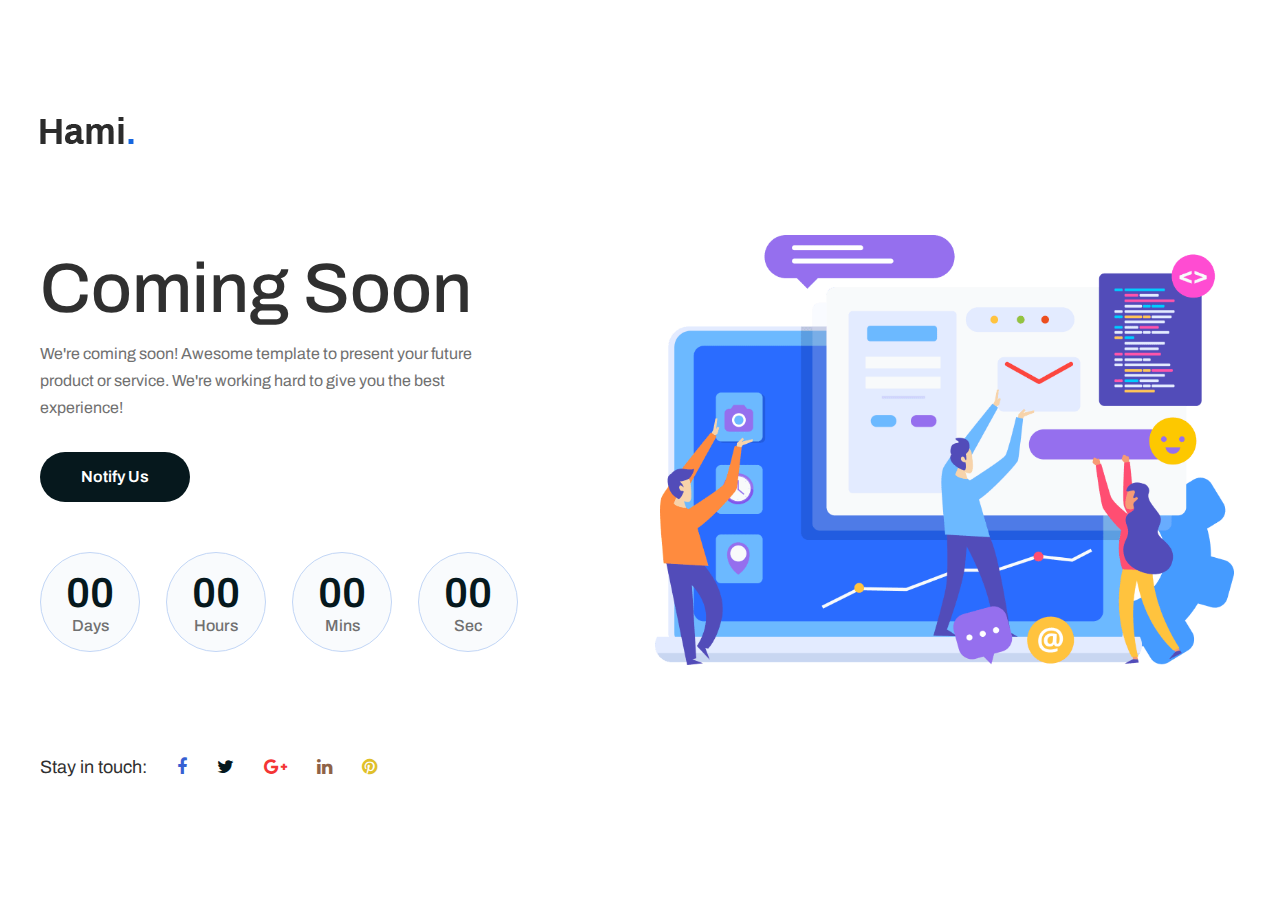
<file: coming-soon.html>
<!DOCTYPE html>
<html lang="en">

<head>
    <meta charset="UTF-8">
    <meta name="description" content="">
    <meta http-equiv="X-UA-Compatible" content="IE=edge">
    <meta name="viewport" content="width=device-width, initial-scale=1, shrink-to-fit=no">

    <!-- Title -->
    <title>Hami - Web Hosting HTML Template</title>

    <!-- Favicon -->
    <link rel="icon" href="./img/core-img/favicon.png">

    <!-- Stylesheet -->
    <link rel="stylesheet" href="style.css">

</head>

<body>

    <!-- Coming Soon Area Start -->
    <div class="coming-soon-area">
        <div class="container-fluid">
            <div class="row align-items-center justify-content-between">
                <div class="col-12 col-md-6 col-xl-5">
                    <div class="coming-soon-content d-flex">
                        <!-- Logo -->
                        <a href="index.html"><img src="img/core-img/logo2.png" alt=""></a>

                        <!-- Coming Soon Content -->
                        <div class="coming-soon-text">
                            <h2>Coming Soon</h2>
                            <p>We're coming soon! Awesome template to present your future product or service. We're working hard to give you the best experience!</p>
                            <a href="#" class="btn hami-btn mt-15">Notify Us</a>
                            <div id="clock" class="mt-50"></div>
                        </div>

                        <!-- Social Info -->
                        <div class="social-info d-flex align-items-center">
                            <p>Stay in touch:</p>
                            <a href="#" class="facebook"><i class="fa fa-facebook"></i></a>
                            <a href="#" class="twitter"><i class="fa fa-twitter"></i></a>
                            <a href="#" class="google-plus"><i class="fa fa-google-plus"></i></a>
                            <a href="#" class="linkedin"><i class="fa fa-linkedin"></i></a>
                            <a href="#" class="pinterest"><i class="fa fa-pinterest"></i></a>
                        </div>
                    </div>
                </div>

                <div class="col-12 col-md-6">
                    <div class="coming-soon-img">
                        <img src="img/bg-img/5.png" alt="">
                    </div>
                </div>
            </div>
        </div>
    </div>
    <!-- Coming Soon Area End -->

    <!-- **** All JS Files ***** -->
    <!-- jQuery 2.2.4 -->
    <script src="js/jquery.min.js"></script>
    <!-- Popper -->
    <script src="js/popper.min.js"></script>
    <!-- Bootstrap -->
    <script src="js/bootstrap.min.js"></script>
    <!-- All Plugins -->
    <script src="js/hami.bundle.js"></script>
    <!-- Active -->
    <script src="js/default-assets/active.js"></script>

</body>

</html>
</file>
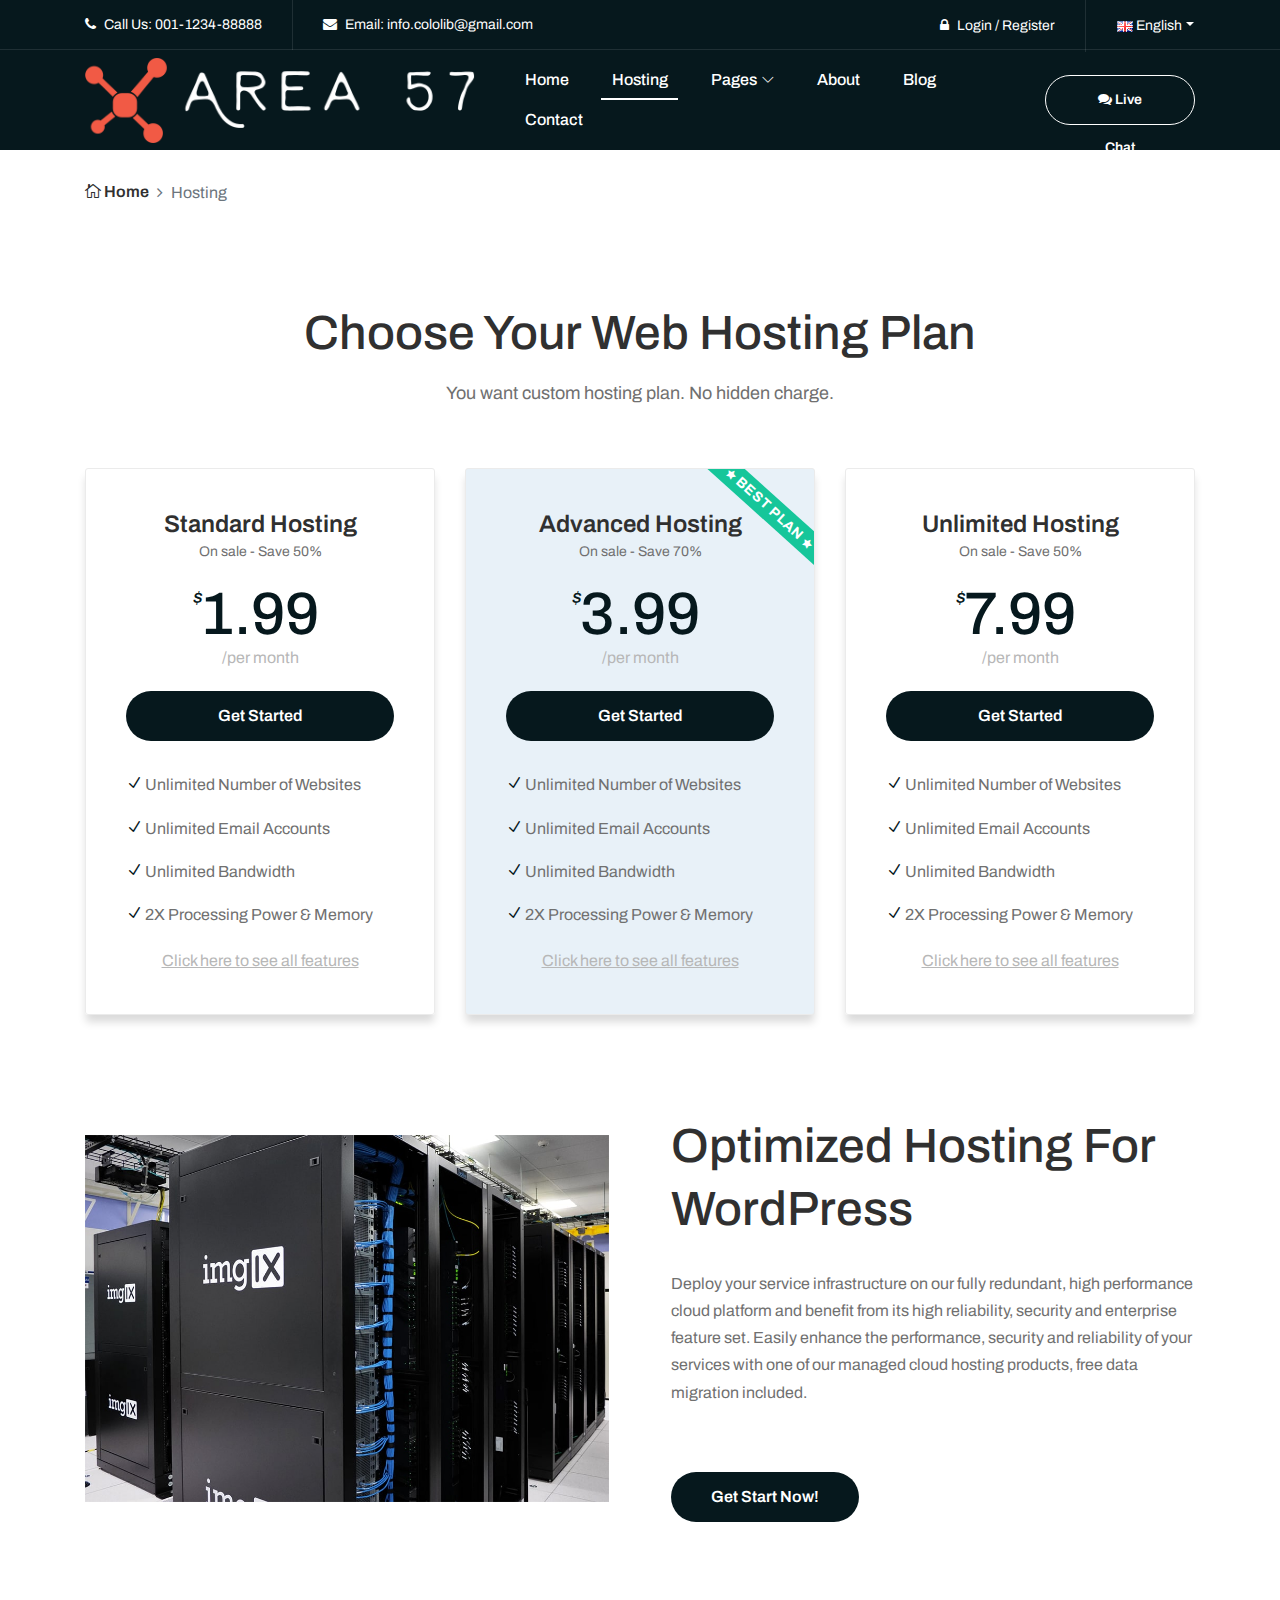
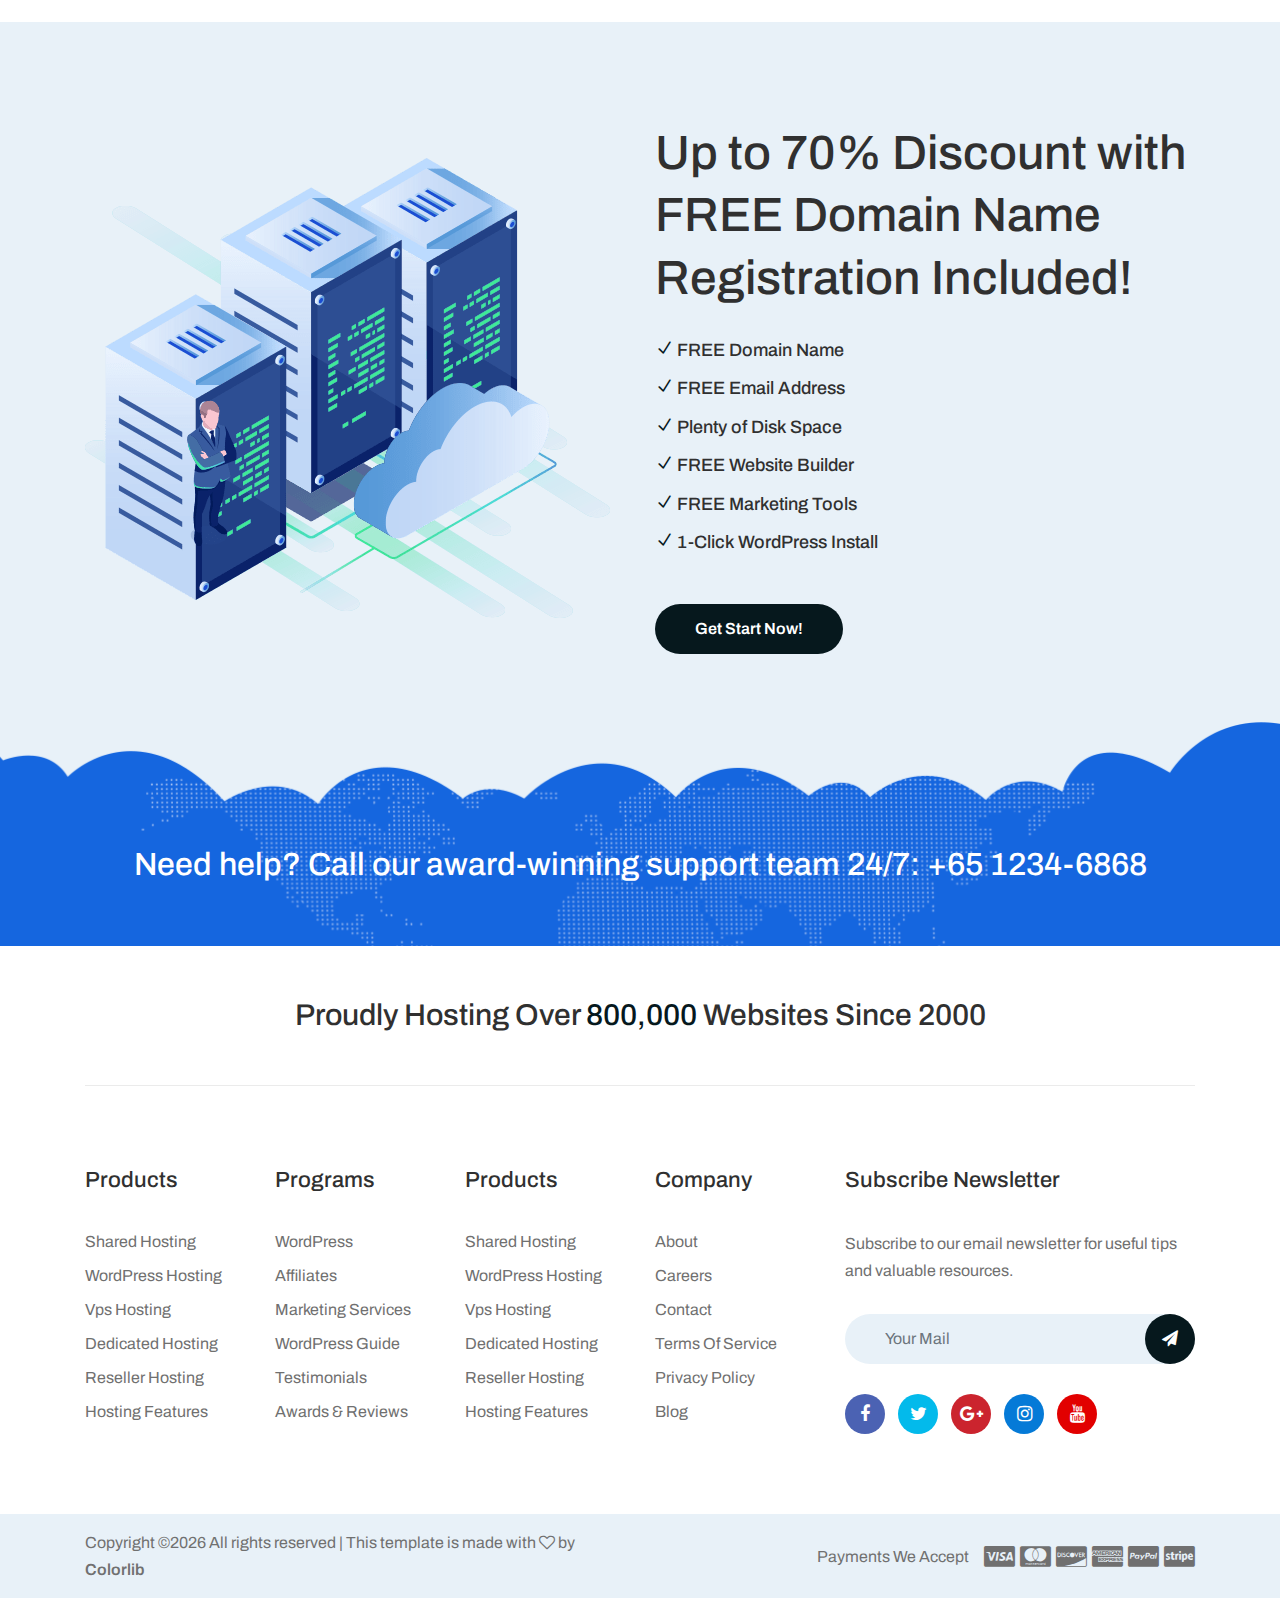
<file: hosting.html>
<!DOCTYPE html>
<html lang="en">

<head>
    <meta charset="UTF-8">
    <meta name="description" content="">
    <meta http-equiv="X-UA-Compatible" content="IE=edge">
    <meta name="viewport" content="width=device-width, initial-scale=1, shrink-to-fit=no">

    <!-- Title -->
    <title>Hami - Web Hosting HTML Template</title>

    <!-- Favicon -->
    <link rel="icon" href="./img/core-img/favicon.png">

    <!-- Stylesheet -->
    <link rel="stylesheet" href="style.css">

</head>

<body>
    <!-- Preloader -->
    <div id="preloader">
        <div class="loader"></div>
    </div>
    <!-- /Preloader -->

    <!-- Header Area Start -->
    <header class="header-area">
        <!-- Top Header Area Start -->
        <div class="top-header-area">
            <div class="container">
                <div class="row">

                    <div class="col-6">
                        <div class="top-header-content">
                            <a href="#"><i class="fa fa-phone" aria-hidden="true"></i> <span>Call Us: 001-1234-88888</span></a>
                            <a href="#"><i class="fa fa-envelope" aria-hidden="true"></i> <span>Email: info.cololib@gmail.com</span></a>
                        </div>
                    </div>

                    <div class="col-6">
                        <div class="top-header-content">
                            <!-- Login -->
                            <a href="#"><i class="fa fa-lock" aria-hidden="true"></i> <span>Login / Register</span></a>
                            <!-- Language -->
                            <div class="dropdown">
                                <a class="btn pr-0 dropdown-toggle" href="#" role="button" id="langdropdown" data-toggle="dropdown" aria-haspopup="true" aria-expanded="false"><img src="img/core-img/eng.png" alt=""> English</a>
                                <div class="dropdown-menu dropdown-menu-right" aria-labelledby="langdropdown">
                                    <a class="dropdown-item" href="#">- Latvian</a>
                                    <a class="dropdown-item" href="#">- Hindi</a>
                                    <a class="dropdown-item" href="#">- Bangla</a>
                                </div>
                            </div>
                        </div>
                    </div>

                </div>
            </div>
        </div>
        <!-- Top Header Area End -->

        <!-- Main Header Start -->
        <div class="main-header-area">
            <div class="classy-nav-container breakpoint-off">
                <div class="container">
                    <!-- Classy Menu -->
                    <nav class="classy-navbar justify-content-between" id="hamiNav">

                        <!-- Logo -->
                        <a class="nav-brand" href="index.html"><img src="./img/core-img/logo.png" alt=""></a>

                        <!-- Navbar Toggler -->
                        <div class="classy-navbar-toggler">
                            <span class="navbarToggler"><span></span><span></span><span></span></span>
                        </div>

                        <!-- Menu -->
                        <div class="classy-menu">
                            <!-- Menu Close Button -->
                            <div class="classycloseIcon">
                                <div class="cross-wrap"><span class="top"></span><span class="bottom"></span></div>
                            </div>
                            <!-- Nav Start -->
                            <div class="classynav">
                                <ul id="nav">
                                    <li><a href="./index.html">Home</a></li>
                                    <li class="active"><a href="./hosting.html">Hosting</a></li>
                                    <li><a href="#">Pages</a>
                                        <ul class="dropdown">
                                            <li><a href="./index.html">- Home</a></li>
                                            <li><a href="./hosting.html">- Hosting</a></li>
                                            <li><a href="./about.html">- About</a></li>
                                            <li><a href="./blog.html">- Blog</a></li>
                                            <li><a href="./single-blog.html">- Blog Details</a></li>
                                            <li><a href="./404.html">- 404</a></li>
                                            <li><a href="./coming-soon.html">- Coming Soon</a></li>
                                            <li><a href="#">- Dropdown</a>
                                                <ul class="dropdown">
                                                    <li><a href="#">- Dropdown Item</a></li>
                                                    <li><a href="#">- Dropdown Item</a></li>
                                                    <li><a href="#">- Dropdown Item</a></li>
                                                    <li><a href="#">- Dropdown Item</a></li>
                                                </ul>
                                            </li>
                                        </ul>
                                    </li>
                                    <li><a href="./about.html">About</a></li>
                                    <li><a href="./blog.html">Blog</a></li>
                                    <li><a href="#">Contact</a></li>
                                </ul>

                                <!-- Live Chat -->
                                <div class="live-chat-btn ml-5 mt-4 mt-lg-0 ml-md-4">
                                    <a href="#" class="btn hami-btn live--chat--btn"><i class="fa fa-comments" aria-hidden="true"></i> Live Chat</a>
                                </div>
                            </div>
                            <!-- Nav End -->
                        </div>
                    </nav>
                </div>
            </div>
        </div>
    </header>
    <!-- Header Area End -->

    <!-- Breadcrumb Area Start -->
    <div class="breadcrumb-area">
        <div class="container">
            <div class="row">
                <div class="col-12">
                    <div class="breadcrumb-content">
                        <nav aria-label="breadcrumb">
                            <ol class="breadcrumb">
                                <li class="breadcrumb-item"><a href="index.html"><i class="icon_house_alt"></i> Home</a></li>
                                <li class="breadcrumb-item active" aria-current="page">Hosting</li>
                            </ol>
                        </nav>
                    </div>
                </div>
            </div>
        </div>
    </div>
    <!-- Breadcrumb Area End -->

    <!-- Price Plan Area Start -->
    <section class="hami-price-plan-area section-padding-100-0">
        <div class="container">
            <div class="row">
                <!-- Section Heading -->
                <div class="col-12">
                    <div class="section-heading text-center">
                        <h2>Choose Your Web Hosting Plan</h2>
                        <p>You want custom hosting plan. No hidden charge.</p>
                    </div>
                </div>
            </div>

            <div class="row justify-content-center">

                <!-- Single Price Plan -->
                <div class="col-12 col-md-6 col-lg-4">
                    <div class="single-price-plan mb-100">
                        <!-- Title -->
                        <div class="price-plan-title">
                            <h4>Standard Hosting</h4>
                            <p>On sale - Save 50%</p>
                        </div>
                        <!-- Value -->
                        <div class="price-plan-value">
                            <h2><span>$</span>1.99</h2>
                            <p>/per month</p>
                        </div>
                        <!-- Button -->
                        <a href="#" class="btn hami-btn w-100 mb-30">Get Started</a>
                        <!-- Description -->
                        <div class="price-plan-desc">
                            <p><i class="icon_check"></i> Unlimited Number of Websites</p>
                            <p><i class="icon_check"></i> Unlimited Email Accounts</p>
                            <p><i class="icon_check"></i> Unlimited Bandwidth</p>
                            <p><i class="icon_check"></i> 2X Processing Power &amp; Memory</p>
                        </div>
                        <!-- View All Feature Button -->
                        <a href="#" class="btn view-all-btn">Click here to see all features</a>
                    </div>
                </div>

                <!-- Single Price Plan -->
                <div class="col-12 col-md-6 col-lg-4">
                    <div class="single-price-plan active mb-100">
                        <!-- Popular Tag -->
                        <div class="popular-tag">
                            <i class="icon_star"></i> Best Plan <i class="icon_star"></i>
                        </div>
                        <!-- Title -->
                        <div class="price-plan-title">
                            <h4>Advanced Hosting</h4>
                            <p>On sale - Save 70%</p>
                        </div>
                        <!-- Value -->
                        <div class="price-plan-value">
                            <h2><span>$</span>3.99</h2>
                            <p>/per month</p>
                        </div>
                        <!-- Button -->
                        <a href="#" class="btn hami-btn w-100 mb-30">Get Started</a>
                        <!-- Description -->
                        <div class="price-plan-desc">
                            <p><i class="icon_check"></i> Unlimited Number of Websites</p>
                            <p><i class="icon_check"></i> Unlimited Email Accounts</p>
                            <p><i class="icon_check"></i> Unlimited Bandwidth</p>
                            <p><i class="icon_check"></i> 2X Processing Power &amp; Memory</p>
                        </div>
                        <!-- View All Feature Button -->
                        <a href="#" class="btn view-all-btn">Click here to see all features</a>
                    </div>
                </div>

                <!-- Single Price Plan -->
                <div class="col-12 col-md-6 col-lg-4">
                    <div class="single-price-plan mb-100">
                        <!-- Title -->
                        <div class="price-plan-title">
                            <h4>Unlimited Hosting</h4>
                            <p>On sale - Save 50%</p>
                        </div>
                        <!-- Value -->
                        <div class="price-plan-value">
                            <h2><span>$</span>7.99</h2>
                            <p>/per month</p>
                        </div>
                        <!-- Button -->
                        <a href="#" class="btn hami-btn w-100 mb-30">Get Started</a>
                        <!-- Description -->
                        <div class="price-plan-desc">
                            <p><i class="icon_check"></i> Unlimited Number of Websites</p>
                            <p><i class="icon_check"></i> Unlimited Email Accounts</p>
                            <p><i class="icon_check"></i> Unlimited Bandwidth</p>
                            <p><i class="icon_check"></i> 2X Processing Power &amp; Memory</p>
                        </div>
                        <!-- View All Feature Button -->
                        <a href="#" class="btn view-all-btn">Click here to see all features</a>
                    </div>
                </div>

            </div>
        </div>
    </section>
    <!-- Price Plan Area End -->

    <!-- Call To Action Area Start -->
    <section class="hami-call-to-action">
        <div class="container">
            <div class="row align-items-center">
                <div class="col-12 col-md-6">
                    <div class="cta-thumbnail pr-3 mb-100">
                        <img src="img/bg-img/3.jpg" alt="">
                    </div>
                </div>
                <div class="col-12 col-md-6">
                    <div class="cta--content pl-3 mb-100">
                        <h2>Optimized Hosting For WordPress</h2>
                        <p>Deploy your service infrastructure on our fully redundant, high performance cloud platform and benefit from its high reliability, security and enterprise feature set. Easily enhance the performance, security and reliability of your services with one of our managed cloud hosting products, free data migration included.</p>
                        <!-- Button -->
                        <a href="#" class="btn hami-btn mt-50">Get Start Now!</a>
                    </div>
                </div>
            </div>
        </div>
    </section>
    <!-- Call To Action Area End -->

    <!-- Call To Action Area Start -->
    <section class="hami-call-to-action bg-gray section-padding-100-0">
        <div class="container">
            <div class="row align-items-center">
                <div class="col-12 col-md-6">
                    <div class="cta-thumbnail mb-100">
                        <img src="img/bg-img/2.png" alt="">
                    </div>
                </div>
                <div class="col-12 col-md-6">
                    <div class="cta--content mb-100">
                        <h2>Up to 70% Discount with FREE Domain Name Registration Included!</h2>
                        <!-- Description -->
                        <div class="cta-desc mb-50">
                            <h6><i class="icon_check"></i> FREE Domain Name</h6>
                            <h6><i class="icon_check"></i> FREE Email Address</h6>
                            <h6><i class="icon_check"></i> Plenty of Disk Space</h6>
                            <h6><i class="icon_check"></i> FREE Website Builder</h6>
                            <h6><i class="icon_check"></i> FREE Marketing Tools</h6>
                            <h6><i class="icon_check"></i> 1-Click WordPress Install</h6>
                        </div>
                        <!-- Button -->
                        <a href="#" class="btn hami-btn">Get Start Now!</a>
                    </div>
                </div>
            </div>
        </div>
    </section>
    <!-- Call To Action Area End -->

    <!-- Support Area Start -->
    <section class="hami-support-area bg-gray">
        <div class="container">
            <div class="row">
                <div class="col-12">
                    <div class="support-text">
                        <h2>Need help? Call our award-winning support team 24/7: +65 1234-6868</h2>
                    </div>
                </div>
            </div>
        </div>

        <!-- Support Pattern -->
        <div class="support-pattern" style="background-image: url(img/core-img/support-pattern.png);"></div>
    </section>
    <!-- Support Area End -->

    <!-- Call To Action Area Start -->
    <section class="hami-cta-area">
        <div class="container">
            <div class="cta-text">
                <h2>Proudly Hosting Over <span class="counter">800,000</span> Websites Since 2000</h2>
            </div>
        </div>
    </section>
    <!-- Call To Action Area End -->

    <!-- Footer Area Start -->
    <footer class="footer-area section-padding-80-0">

        <!-- Main Footer Area -->
        <div class="main-footer-area">
            <div class="container">
                <div class="row justify-content-between">

                    <!-- Single Footer Widget Area -->
                    <div class="col-6 col-sm-4 col-lg-2">
                        <div class="single-footer-widget mb-80">
                            <!-- Widget Title -->
                            <h5 class="widget-title">Products</h5>

                            <!-- Footer Nav -->
                            <ul class="footer-nav">
                                <li><a href="#">Shared hosting</a></li>
                                <li><a href="#">WordPress hosting</a></li>
                                <li><a href="#">Vps hosting</a></li>
                                <li><a href="#">Dedicated hosting</a></li>
                                <li><a href="#">Reseller hosting</a></li>
                                <li><a href="#">Hosting features</a></li>
                            </ul>
                        </div>
                    </div>

                    <!-- Single Footer Widget Area -->
                    <div class="col-6 col-sm-4 col-lg-2">
                        <div class="single-footer-widget mb-80">
                            <!-- Widget Title -->
                            <h5 class="widget-title">Programs</h5>

                            <!-- Footer Nav -->
                            <ul class="footer-nav">
                                <li><a href="#">WordPress</a></li>
                                <li><a href="#">Affiliates</a></li>
                                <li><a href="#">Marketing services</a></li>
                                <li><a href="#">WordPress guide</a></li>
                                <li><a href="#">Testimonials</a></li>
                                <li><a href="#">Awards &amp; Reviews</a></li>
                            </ul>
                        </div>
                    </div>

                    <!-- Single Footer Widget Area -->
                    <div class="col-6 col-sm-4 col-lg-2">
                        <div class="single-footer-widget mb-80">
                            <!-- Widget Title -->
                            <h5 class="widget-title">Products</h5>

                            <!-- Footer Nav -->
                            <ul class="footer-nav">
                                <li><a href="#">Shared hosting</a></li>
                                <li><a href="#">WordPress hosting</a></li>
                                <li><a href="#">Vps hosting</a></li>
                                <li><a href="#">Dedicated hosting</a></li>
                                <li><a href="#">Reseller hosting</a></li>
                                <li><a href="#">Hosting features</a></li>
                            </ul>
                        </div>
                    </div>

                    <!-- Single Footer Widget Area -->
                    <div class="col-6 col-sm-4 col-lg-2">
                        <div class="single-footer-widget mb-80">
                            <!-- Widget Title -->
                            <h5 class="widget-title">Company</h5>

                            <!-- Footer Nav -->
                            <ul class="footer-nav">
                                <li><a href="#">About</a></li>
                                <li><a href="#">Careers</a></li>
                                <li><a href="#">Contact</a></li>
                                <li><a href="#">Terms of service</a></li>
                                <li><a href="#">Privacy policy</a></li>
                                <li><a href="#">Blog</a></li>
                            </ul>
                        </div>
                    </div>

                    <!-- Single Footer Widget Area -->
                    <div class="col-12 col-sm-8 col-lg-4">
                        <div class="single-footer-widget mb-80">
                            <!-- Widget Title -->
                            <h5 class="widget-title">Subscribe Newsletter</h5>

                            <p>Subscribe to our email newsletter for useful tips and valuable resources.</p>

                            <!-- Newsletter Form -->
                            <form action="index.html" class="nl-form">
                                <input type="email" class="form-control" placeholder="Your Mail">
                                <button type="submit"><i class="fa fa-paper-plane" aria-hidden="true"></i></button>
                            </form>

                            <!-- Social Info -->
                            <div class="social-info">
                                <a href="#" class="facebook"><i class="fa fa-facebook" aria-hidden="true"></i></a>
                                <a href="#" class="twitter"><i class="fa fa-twitter" aria-hidden="true"></i></a>
                                <a href="#" class="google-plus"><i class="fa fa-google-plus" aria-hidden="true"></i></a>
                                <a href="#" class="instagram"><i class="fa fa-instagram" aria-hidden="true"></i></a>
                                <a href="#" class="youtube"><i class="fa fa-youtube" aria-hidden="true"></i></a>
                            </div>
                        </div>
                    </div>

                </div>
            </div>
        </div>

        <!-- Bottom Footer Area -->
        <div class="bottom-footer-area bg-gray">
            <div class="container">
                <div class="row align-items-center">
                    <div class="col-12 col-md-6">
                        <!-- Copywrite Text -->
                        <div class="copywrite-text">
                            <p><!-- Link back to Colorlib can't be removed. Template is licensed under CC BY 3.0. -->
Copyright &copy;<script>document.write(new Date().getFullYear());</script> All rights reserved | This template is made with <i class="fa fa-heart-o" aria-hidden="true"></i> by <a href="https://colorlib.com" target="_blank">Colorlib</a>
<!-- Link back to Colorlib can't be removed. Template is licensed under CC BY 3.0. -->
</p>
                        </div>
                    </div>
                    <div class="col-12 col-md-6">
                        <!-- Payment Methods -->
                        <div class="payments-methods d-flex align-items-center">
                            <p>Payments We Accept</p>
                            <i class="fa fa-cc-visa" aria-hidden="true"></i>
                            <i class="fa fa-cc-mastercard" aria-hidden="true"></i>
                            <i class="fa fa-cc-discover" aria-hidden="true"></i>
                            <i class="fa fa-cc-amex" aria-hidden="true"></i>
                            <i class="fa fa-cc-paypal" aria-hidden="true"></i>
                            <i class="fa fa-cc-stripe" aria-hidden="true"></i>
                        </div>
                    </div>
                </div>
            </div>
        </div>
    </footer>
    <!-- Footer Area End -->

    <!-- **** All JS Files ***** -->
    <!-- jQuery 2.2.4 -->
    <script src="js/jquery.min.js"></script>
    <!-- Popper -->
    <script src="js/popper.min.js"></script>
    <!-- Bootstrap -->
    <script src="js/bootstrap.min.js"></script>
    <!-- All Plugins -->
    <script src="js/hami.bundle.js"></script>
    <!-- Active -->
    <script src="js/default-assets/active.js"></script>

</body>

</html>
</file>
<file: noizenacion/public_html/test/comunica/editors/ckeditor/samples/sample.css>
/*
Copyright (c) 2003-2014, CKSource - Frederico Knabben. All rights reserved.
For licensing, see LICENSE.md or http://ckeditor.com/license
*/

html, body, h1, h2, h3, h4, h5, h6, div, span, blockquote, p, address, form, fieldset, img, ul, ol, dl, dt, dd, li, hr, table, td, th, strong, em, sup, sub, dfn, ins, del, q, cite, var, samp, code, kbd, tt, pre
{
	line-height: 1.5;
}

body
{
	padding: 10px 30px;
}

input, textarea, select, option, optgroup, button, td, th
{
	font-size: 100%;
}

pre
{
	-moz-tab-size: 4;
	-o-tab-size: 4;
	-webkit-tab-size: 4;
	tab-size: 4;
}

pre, code, kbd, samp, tt
{
	font-family: monospace,monospace;
	font-size: 1em;
}

body {
	width: 960px;
	margin: 0 auto;
}

code
{
	background: #f3f3f3;
	border: 1px solid #ddd;
	padding: 1px 4px;

	-moz-border-radius: 3px;
	-webkit-border-radius: 3px;
	border-radius: 3px;
}

abbr
{
	border-bottom: 1px dotted #555;
	cursor: pointer;
}

.new, .beta
{
	text-transform: uppercase;
	font-size: 10px;
	font-weight: bold;
	padding: 1px 4px;
	margin: 0 0 0 5px;
	color: #fff;
	float: right;

	-moz-border-radius: 3px;
	-webkit-border-radius: 3px;
	border-radius: 3px;
}

.new
{
	background: #FF7E00;
	border: 1px solid #DA8028;
	text-shadow: 0 1px 0 #C97626;

	-moz-box-shadow: 0 2px 3px 0 #FFA54E inset;
	-webkit-box-shadow: 0 2px 3px 0 #FFA54E inset;
	box-shadow: 0 2px 3px 0 #FFA54E inset;
}

.beta
{
	background: #18C0DF;
	border: 1px solid #19AAD8;
	text-shadow: 0 1px 0 #048CAD;
	font-style: italic;

	-moz-box-shadow: 0 2px 3px 0 #50D4FD inset;
	-webkit-box-shadow: 0 2px 3px 0 #50D4FD inset;
	box-shadow: 0 2px 3px 0 #50D4FD inset;
}

h1.samples
{
	color: #0782C1;
	font-size: 200%;
	font-weight: normal;
	margin: 0;
	padding: 0;
}

h1.samples a
{
	color: #0782C1;
	text-decoration: none;
	border-bottom: 1px dotted #0782C1;
}

.samples a:hover
{
	border-bottom: 1px dotted #0782C1;
}

h2.samples
{
	color: #000000;
	font-size: 130%;
	margin: 15px 0 0 0;
	padding: 0;
}

p, blockquote, address, form, pre, dl, h1.samples, h2.samples
{
	margin-bottom: 15px;
}

ul.samples
{
	margin-bottom: 15px;
}

.clear
{
	clear: both;
}

fieldset
{
	margin: 0;
	padding: 10px;
}

body, input, textarea
{
	color: #333333;
	font-family: Arial, Helvetica, sans-serif;
}

body
{
	font-size: 75%;
}

a.samples
{
	color: #189DE1;
	text-decoration: none;
}

form
{
	margin: 0;
	padding: 0;
}

pre.samples
{
	background-color: #F7F7F7;
	border: 1px solid #D7D7D7;
	overflow: auto;
	padding: 0.25em;
	white-space: pre-wrap; /* CSS 2.1 */
	word-wrap: break-word; /* IE7 */
}

#footer
{
	clear: both;
	padding-top: 10px;
}

#footer hr
{
	margin: 10px 0 15px 0;
	height: 1px;
	border: solid 1px gray;
	border-bottom: none;
}

#footer p
{
	margin: 0 10px 10px 10px;
	float: left;
}

#footer #copy
{
	float: right;
}

#outputSample
{
	width: 100%;
	table-layout: fixed;
}

#outputSample thead th
{
	color: #dddddd;
	background-color: #999999;
	padding: 4px;
	white-space: nowrap;
}

#outputSample tbody th
{
	vertical-align: top;
	text-align: left;
}

#outputSample pre
{
	margin: 0;
	padding: 0;
}

.description
{
	border: 1px dotted #B7B7B7;
	margin-bottom: 10px;
	padding: 10px 10px 0;
	overflow: hidden;
}

label
{
	display: block;
	margin-bottom: 6px;
}

/**
 *	CKEditor editables are automatically set with the "cke_editable" class
 *	plus cke_editable_(inline|themed) depending on the editor type.
 */

/* Style a bit the inline editables. */
.cke_editable.cke_editable_inline
{
	cursor: pointer;
}

/* Once an editable element gets focused, the "cke_focus" class is
   added to it, so we can style it differently. */
.cke_editable.cke_editable_inline.cke_focus
{
	box-shadow: inset 0px 0px 20px 3px #ddd, inset 0 0 1px #000;
	outline: none;
	background: #eee;
	cursor: text;
}

/* Avoid pre-formatted overflows inline editable. */
.cke_editable_inline pre
{
	white-space: pre-wrap;
	word-wrap: break-word;
}

/**
 *	Samples index styles.
 */

.twoColumns,
.twoColumnsLeft,
.twoColumnsRight
{
	overflow: hidden;
}

.twoColumnsLeft,
.twoColumnsRight
{
	width: 45%;
}

.twoColumnsLeft
{
	float: left;
}

.twoColumnsRight
{
	float: right;
}

dl.samples
{
	padding: 0 0 0 40px;
}
dl.samples > dt
{
	display: list-item;
	list-style-type: disc;
	list-style-position: outside;
	margin: 0 0 3px;
}
dl.samples > dd
{
	margin: 0 0 3px;
}
.warning
{
	color: #ff0000;
	background-color: #FFCCBA;
	border: 2px dotted #ff0000;
	padding: 15px 10px;
	margin: 10px 0;
}

/* Used on inline samples */

blockquote
{
	font-style: italic;
	font-family: Georgia, Times, "Times New Roman", serif;
	padding: 2px 0;
	border-style: solid;
	border-color: #ccc;
	border-width: 0;
}

.cke_contents_ltr blockquote
{
	padding-left: 20px;
	padding-right: 8px;
	border-left-width: 5px;
}

.cke_contents_rtl blockquote
{
	padding-left: 8px;
	padding-right: 20px;
	border-right-width: 5px;
}

img.right {
	border: 1px solid #ccc;
	float: right;
	margin-left: 15px;
	padding: 5px;
}

img.left {
	border: 1px solid #ccc;
	float: left;
	margin-right: 15px;
	padding: 5px;
}

.marker
{
	background-color: Yellow;
}
</file>
<file: style.css>
/* ------------------------------------------

---------------------------------------------

[Tables of CSS Content]

+ body
    01.0 Reboot Area CSS
    02.0 Spacing Area CSS
    03.0 Preloader Area CSS
    04.0 Heading Area CSS
    05.0 Backtotop Area CSS
    06.0 Buttons Area CSS
    07.0 Header Area CSS
    08.0 Hero Area CSS
    09.0 Footer Area CSS
    10.0 Cta Area CSS
    11.0 Domain Area CSS
    12.0 Feature Area CSS
    13.0 Price Area CSS
    14.0 Cloud Area CSS
    15.0 Breadcrumb Area CSS
    16.0 About Area CSS
    17.0 Blog Area CSS
    18.0 Team Area CSS
    19.0 Error Area CSS
    20.0 Coming_soon Area CSS
    21.0 Testimonial Area CSS
    22.0 Widget Area CSS
    23.0 Contact Area CSS
--------------------------------------------- */
/* Import Fonts & All CSS */
@import url("https://fonts.googleapis.com/css?family=Archivo:400,400i,500,500i,600,600i,700,700i");
@import url(css/bootstrap.min.css);
@import url(css/animate.css);
@import url(css/default-assets/classy-nav.css);
@import url(css/owl.carousel.min.css);
@import url(css/magnific-popup.css);
@import url(css/font-awesome.min.css);
@import url(css/style.css);
/* :: 1.0 Reboot CSS */
* {
  margin: 0;
  padding: 0; }

body {
  font-family: "Archivo", sans-serif;
  font-weight: 400;
  font-size: 16px;
  position: relative;
  z-index: auto; }

h1,
h2,
h3,
h4,
h5,
h6 {
  font-family: "Archivo", sans-serif;
  color: #303030;
  line-height: 1.3;
  font-weight: 500; }

a,
a:active,
a:focus,
a:hover {
  color: #303030;
  text-decoration: none;
  -webkit-transition-duration: 500ms;
  -o-transition-duration: 500ms;
  transition-duration: 500ms;
  outline: none;
  font-weight: 600; }

li {
  list-style: none; }

p {
  line-height: 1.7;
  color: #707070;
  font-size: 16px;
  font-weight: 400; }

img {
  max-width: 100%;
  height: auto; 
}


ul {
  margin: 0;
  padding: 0; }
  ul li {
    margin: 0;
    padding: 0; }

.bg-overlay {
  position: relative;
  z-index: 1; }
  .bg-overlay::after {
    position: absolute;
    content: "";
    height: 100%;
    width: 100%;
    top: 0;
    left: 0;
    z-index: -1;
    background-color: rgba(0, 0, 0, 0.65); }

.bg-img {
  background-position: center center;
  background-size: cover;
  background-repeat: no-repeat; }

.jarallax {
  position: relative;
  z-index: 0; }
  .jarallax > .jarallax-img {
    position: absolute;
    object-fit: cover;
    font-family: 'object-fit: cover';
    top: 0;
    left: 0;
    width: 100%;
    height: 100%;
    z-index: -1; }

.mfp-image-holder .mfp-close,
.mfp-iframe-holder .mfp-close {
  color: #ffffff;
  right: 20px;
  text-align: center;
  padding-right: 0;
  width: 100%;
  position: fixed;
  top: 20px;
  width: 30px;
  background: #06181d;
  height: 30px;
  line-height: 30px; }

button.mfp-close,
button.mfp-arrow {
  background: #06181d; }

.mfp-bottom-bar {
  display: none !important; }

.mfp-bg {
  background-color: #000000; }

.bg-transparent {
  background-color: transparent !important; }

.bg-gray {
  background-color: #e8f1f8 !important; }

textarea:focus,
input:focus {
  outline: none; }

.border {
  border-color: #ebebeb; }

.mfp-arrow-left::after {
  border-right-color: transparent; }

.mfp-arrow-left::before {
  border-right-color: #ffffff; }

.mfp-arrow-right::after {
  border-left-color: transparent; }

.mfp-arrow-right::before {
  border-left-color: #ffffff; }

/* :: 2.0 Spacing CSS */
.mt-15 {
  margin-top: 15px; }

.mt-30 {
  margin-top: 30px; }

.mt-40 {
  margin-top: 40px; }

.mt-50 {
  margin-top: 50px; }

.mt-70 {
  margin-top: 70px; }

.mt-80 {
  margin-top: 80px; }

.mt-100 {
  margin-top: 100px; }

.mt-150 {
  margin-top: 150px; }

.mr-15 {
  margin-right: 15px; }

.mr-30 {
  margin-right: 30px; }

.mr-50 {
  margin-right: 50px; }

.mr-100 {
  margin-right: 100px; }

.mb-15 {
  margin-bottom: 15px; }

.mb-30 {
  margin-bottom: 30px; }

.mb-40 {
  margin-bottom: 40px; }

.mb-50 {
  margin-bottom: 50px; }

.mb-60 {
  margin-bottom: 60px; }

.mb-70 {
  margin-bottom: 70px; }

.mb-80 {
  margin-bottom: 80px; }

.mb-100 {
  margin-bottom: 100px; }

.ml-15 {
  margin-left: 15px; }

.ml-30 {
  margin-left: 30px; }

.ml-50 {
  margin-left: 50px; }

.ml-100 {
  margin-left: 100px; }

.pt-50 {
  padding-top: 50px !important; }

.section-padding-80 {
  padding-top: 80px;
  padding-bottom: 80px; }

.section-padding-0-80 {
  padding-top: 0;
  padding-bottom: 80px; }

.section-padding-80-0 {
  padding-top: 80px;
  padding-bottom: 0; }

.section-padding-100 {
  padding-top: 100px;
  padding-bottom: 100px; }

.section-padding-0-100 {
  padding-top: 0;
  padding-bottom: 100px; }

.section-padding-100-0 {
  padding-top: 100px;
  padding-bottom: 0; }

/* :: 3.0 Preloader CSS */
#preloader {
  position: fixed;
  width: 100%;
  height: 100%;
  z-index: 9999999;
  top: 0;
  left: 0;
  background-color: #06181d;
  display: -webkit-box;
  display: -ms-flexbox;
  display: flex;
  -webkit-box-align: center;
  -ms-flex-align: center;
  align-items: center;
  -webkit-box-pack: center;
  -ms-flex-pack: center;
  justify-content: center;
  overflow: hidden; }

.loader,
.loader:before,
.loader:after {
  border-radius: 50%;
  width: 2.5em;
  height: 2.5em;
  -webkit-animation-fill-mode: both;
  animation-fill-mode: both;
  -webkit-animation: load7 1.8s infinite ease-in-out;
  animation: load7 1.8s infinite ease-in-out; }

.loader {
  color: #ffffff;
  font-size: 6px;
  position: relative;
  -webkit-transform: translateZ(0);
  -ms-transform: translateZ(0);
  transform: translateZ(0);
  -webkit-animation-delay: -0.16s;
  animation-delay: -0.16s; }

.loader:before,
.loader:after {
  content: '';
  position: absolute;
  top: 0; }

.loader:before {
  left: -3.5em;
  -webkit-animation-delay: -0.32s;
  animation-delay: -0.32s; }

.loader:after {
  left: 3.5em; }

@-webkit-keyframes load7 {
  0%,
    80%,
    100% {
    box-shadow: 0 2.5em 0 -1.3em; }
  40% {
    box-shadow: 0 2.5em 0 0; } }
@keyframes load7 {
  0%,
    80%,
    100% {
    box-shadow: 0 2.5em 0 -1.3em; }
  40% {
    box-shadow: 0 2.5em 0 0; } }
/* :: 4.0 Heading CSS */
.section-heading {
  position: relative;
  z-index: 1;
  margin-bottom: 60px; }
  .section-heading h2 {
    font-size: 48px;
    text-transform: capitalize;
    margin-bottom: 15px;
    display: block;
    line-height: 1.2; }
    @media only screen and (min-width: 992px) and (max-width: 1199px) {
      .section-heading h2 {
        font-size: 42px; } }
    @media only screen and (min-width: 768px) and (max-width: 991px) {
      .section-heading h2 {
        font-size: 36px; } }
    @media only screen and (max-width: 767px) {
      .section-heading h2 {
        font-size: 30px; } }
  .section-heading p {
    font-size: 18px;
    margin-bottom: 0; }

/* :: 5.0 Backtotop CSS */
#scrollUp {
  position: fixed;
  right: 40px;
  font-size: 20px;
  line-height: 40px;
  width: 40px;
  height: 40px;
  bottom: 40px;
  background-color: #06181d;
  color: #ffffff;
  text-align: center;
  -webkit-transition-duration: 500ms;
  -o-transition-duration: 500ms;
  transition-duration: 500ms;
  border-radius: 50%;
  -webkit-box-shadow: 0 2px 40px 8px rgba(15, 15, 15, 0.15);
  box-shadow: 0 2px 40px 8px rgba(15, 15, 15, 0.15);
  z-index: 15962536; }
  @media only screen and (max-width: 767px) {
    #scrollUp {
      right: 20px;
      bottom: 20px; } }
  #scrollUp:focus, #scrollUp:hover {
    background-color: #000000;
    color: #ffffff; }

/* :: 6.0 Buttons CSS */
.btn:focus {
  box-shadow: none; }

.hami-btn {
  position: relative;
  z-index: 1;
  min-width: 150px;
  height: 50px;
  line-height: 50px;
  font-size: 16px;
  font-weight: 600;
  display: inline-block;
  padding: 0 40px;
  text-align: center;
  text-transform: capitalize;
  background-color: #06181d;
  color: #ffffff;
  border: none;
  border-radius: 100px;
  -webkit-transition-duration: 500ms;
  -o-transition-duration: 500ms;
  transition-duration: 500ms; }
  .hami-btn:focus, .hami-btn:hover {
    font-weight: 600;
    -webkit-box-shadow: 0 2px 40px 8px rgba(15, 15, 15, 0.15);
    box-shadow: 0 2px 40px 8px rgba(15, 15, 15, 0.15);
    background-color: #ffffff;
    color: #06181d; }
  .hami-btn.btn-2 {
    background-color: #ffffff;
    color: #06181d; }
    .hami-btn.btn-2:focus, .hami-btn.btn-2:hover {
      color: #ffffff;
      background-color: #06181d; }
  .hami-btn.live--chat--btn {
    border: 1px solid #ffffff;
    line-height: 48px;
    color: #ffffff; }

.continue-btn {
  font-size: 16px;
  color: #06181d;
  font-weight: 600;
  padding: 0;
  margin-top: 20px; }

/* :: 7.0 Header CSS */
.header-area {
  position: relative;
  z-index: 10;
  width: 100%;
  -webkit-transition-duration: 500ms;
  -o-transition-duration: 500ms;
  transition-duration: 500ms;
  background-color: #06181d; }
  .header-area .top-header-area {
    position: relative;
    z-index: 10;
    width: 100%;
    height: 50px;
    border-bottom: 1px solid rgba(255, 255, 255, 0.1); }
    @media only screen and (min-width: 768px) and (max-width: 991px) {
      .header-area .top-header-area {
        z-index: 1; } }
    @media only screen and (max-width: 767px) {
      .header-area .top-header-area {
        z-index: 1; } }
    .header-area .top-header-area .top-header-content {
      display: -webkit-box;
      display: -ms-flexbox;
      display: flex;
      -webkit-box-align: center;
      -ms-flex-align: center;
      align-items: center; }
      .header-area .top-header-area .top-header-content a {
        color: #ffffff;
        font-size: 14px;
        font-weight: 400;
        line-height: 50px;
        display: inline-block; }
        .header-area .top-header-area .top-header-content a i {
          padding-right: 5px; }
        @media only screen and (min-width: 768px) and (max-width: 991px) {
          .header-area .top-header-area .top-header-content a span {
            display: none; } }
        @media only screen and (max-width: 767px) {
          .header-area .top-header-area .top-header-content a span {
            display: none; } }
        .header-area .top-header-area .top-header-content a:hover, .header-area .top-header-area .top-header-content a:focus {
          color: #acacac; }
      .header-area .top-header-area .top-header-content .btn {
        padding: 0; }
      .header-area .top-header-area .top-header-content .dropdown-menu {
        margin: 0; }
        .header-area .top-header-area .top-header-content .dropdown-menu .dropdown-item {
          padding: 0 20px;
          color: #303030;
          line-height: 35px;
          border-radius: 0; }
          .header-area .top-header-area .top-header-content .dropdown-menu .dropdown-item:hover {
            background-color: #06181d;
            color: #ffffff; }
    .header-area .top-header-area .row .col-6:first-child .top-header-content a:first-child {
      padding-right: 30px; }
      @media only screen and (max-width: 767px) {
        .header-area .top-header-area .row .col-6:first-child .top-header-content a:first-child {
          padding-right: 15px; } }
    .header-area .top-header-area .row .col-6:first-child .top-header-content a:last-child {
      border-left: 1px solid rgba(255, 255, 255, 0.1);
      padding-left: 30px; }
      @media only screen and (max-width: 767px) {
        .header-area .top-header-area .row .col-6:first-child .top-header-content a:last-child {
          padding-left: 15px; } }
    .header-area .top-header-area .row .col-6:last-child .top-header-content {
      -webkit-box-pack: end;
      -ms-flex-pack: end;
      justify-content: flex-end; }
      .header-area .top-header-area .row .col-6:last-child .top-header-content a:first-child {
        padding-right: 30px; }
        @media only screen and (max-width: 767px) {
          .header-area .top-header-area .row .col-6:last-child .top-header-content a:first-child {
            padding-right: 15px; } }
      .header-area .top-header-area .row .col-6:last-child .top-header-content .dropdown {
        padding-left: 30px;
        border-left: 1px solid rgba(255, 255, 255, 0.1); }
        @media only screen and (max-width: 767px) {
          .header-area .top-header-area .row .col-6:last-child .top-header-content .dropdown {
            padding-left: 15px; } }

.classy-nav-container {
  background-color: transparent;
  padding: 0; }
  .classy-nav-container .classy-navbar {
    -webkit-transition-duration: 500ms;
    -o-transition-duration: 500ms;
    transition-duration: 500ms;
    height: 100px;
    padding: 0; }
    @media only screen and (min-width: 768px) and (max-width: 991px) {
      .classy-nav-container .classy-navbar {
        height: 70px; } }
    @media only screen and (max-width: 767px) {
      .classy-nav-container .classy-navbar {
        height: 70px; } }
    @media only screen and (max-width: 767px) {
      .classy-nav-container .classy-navbar .nav-brand {
        max-width: 90px;
        margin-right: 15px; } }
    .classy-nav-container .classy-navbar .classynav ul li a {
      font-size: 16px;
      text-transform: capitalize;
      color: #ffffff;
      font-weight: 500;
      padding: 0 20px; }
      @media only screen and (min-width: 992px) and (max-width: 1199px) {
        .classy-nav-container .classy-navbar .classynav ul li a {
          font-size: 14px; } }
      @media only screen and (min-width: 768px) and (max-width: 991px) {
        .classy-nav-container .classy-navbar .classynav ul li a {
          font-size: 14px;
          color: #303030; }
          .classy-nav-container .classy-navbar .classynav ul li a:hover, .classy-nav-container .classy-navbar .classynav ul li a:focus {
            color: #06181d; } }
      @media only screen and (max-width: 767px) {
        .classy-nav-container .classy-navbar .classynav ul li a {
          font-size: 14px;
          color: #303030; }
          .classy-nav-container .classy-navbar .classynav ul li a:hover, .classy-nav-container .classy-navbar .classynav ul li a:focus {
            color: #06181d; } }
      .classy-nav-container .classy-navbar .classynav ul li a:focus, .classy-nav-container .classy-navbar .classynav ul li a:hover {
        color: #acacac;
        font-weight: 500; }
    .classy-nav-container .classy-navbar .classynav ul li.cn-dropdown-item ul li a, .classy-nav-container .classy-navbar .classynav ul li.megamenu-item ul li a {
      font-size: 14px;
      text-transform: capitalize;
      height: 42px;
      line-height: 42px;
      padding: 0 30px;
      color: #303030; }
      .classy-nav-container .classy-navbar .classynav ul li.cn-dropdown-item ul li a:focus, .classy-nav-container .classy-navbar .classynav ul li.cn-dropdown-item ul li a:hover, .classy-nav-container .classy-navbar .classynav ul li.megamenu-item ul li a:focus, .classy-nav-container .classy-navbar .classynav ul li.megamenu-item ul li a:hover {
        color: #06181d; }

.classynav ul li.active a {
  position: relative;
  z-index: 1; }
  .classynav ul li.active a::before {
    width: 80%;
    height: 2px;
    background-color: #ffffff;
    position: absolute;
    bottom: 0;
    left: 10%;
    z-index: 1;
    content: ''; }
    @media only screen and (min-width: 768px) and (max-width: 991px) {
      .classynav ul li.active a::before {
        display: none; } }
    @media only screen and (max-width: 767px) {
      .classynav ul li.active a::before {
        display: none; } }

.classynav ul li.has-down > a::after,
.classynav ul li.has-down.active > a::after,
.classynav ul li.megamenu-item > a::after {
  color: #ffffff; }

.breakpoint-off .classynav ul li .dropdown,
.breakpoint-off .classynav ul li .megamenu {
  width: 210px;
  -webkit-box-shadow: 0 2px 40px 8px rgba(15, 15, 15, 0.15);
  box-shadow: 0 2px 40px 8px rgba(15, 15, 15, 0.15);
  border-radius: 6px; }

.breakpoint-off .classynav ul li .megamenu {
  width: 100%; }

.classy-navbar-toggler .navbarToggler span {
  background-color: #ffffff; }

/* :: 8.0 Hero CSS */
.welcome-area {
  position: relative;
  z-index: 1; }
  .welcome-area .welcome-pattern {
    position: absolute;
    width: 100%;
    bottom: -5px;
    left: 0;
    right: 0;
    z-index: 100; }
    .welcome-area .welcome-pattern img {
      width: 100%; }

.welcome-slides {
  position: relative;
  z-index: 1;
  overflow: hidden; }

.single-welcome-slide {
  position: relative;
  z-index: 2;
  width: 100%;
  height: 800px;
  background-color: #06181d; }
  @media only screen and (min-width: 992px) and (max-width: 1199px) {
    .single-welcome-slide {
      height: 700px; } }
  @media only screen and (min-width: 768px) and (max-width: 991px) {
    .single-welcome-slide {
      height: 600px; } }
  @media only screen and (max-width: 767px) {
    .single-welcome-slide {
      height: 600px; } }
  .single-welcome-slide .welcome-text {
    position: relative;
    z-index: 1; }
    .single-welcome-slide .welcome-text h2 {
      font-size: 82px;
      display: block;
      margin-bottom: 30px;
      color: #ffffff; }
      @media only screen and (min-width: 992px) and (max-width: 1199px) {
        .single-welcome-slide .welcome-text h2 {
          font-size: 58px; } }
      @media only screen and (min-width: 768px) and (max-width: 991px) {
        .single-welcome-slide .welcome-text h2 {
          font-size: 42px; } }
      @media only screen and (max-width: 767px) {
        .single-welcome-slide .welcome-text h2 {
          font-size: 42px; } }
    .single-welcome-slide .welcome-text h3 {
      font-size: 36px;
      color: #ffffff;
      display: block;
      margin-bottom: 15px; }
      @media only screen and (max-width: 767px) {
        .single-welcome-slide .welcome-text h3 {
          font-size: 30px; } }
      .single-welcome-slide .welcome-text h3 span {
        text-decoration: line-through; }
    .single-welcome-slide .welcome-text p {
      color: #ffffff;
      margin-bottom: 50px;
      display: block;
      font-size: 20px; }
  .single-welcome-slide .welcome-thumbnail {
    position: absolute;
    width: 38%;
    top: 40%;
    right: 10%;
    z-index: 1;
    -webkit-transform: translateY(-50%);
    -ms-transform: translateY(-50%);
    transform: translateY(-50%); }
    @media only screen and (max-width: 767px) {
      .single-welcome-slide .welcome-thumbnail {
        opacity: 0.4; } }

/* :: 9.0 Footer CSS */
.footer-area {
  position: relative;
  z-index: 1; }

.single-footer-widget {
  position: relative;
  z-index: 1; }
  @media only screen and (min-width: 992px) and (max-width: 1199px) {
    .single-footer-widget p {
      font-size: 14px; } }
  .single-footer-widget .widget-title {
    font-size: 22px;
    color: #303030;
    margin-bottom: 35px;
    display: block;
    text-transform: capitalize; }
    @media only screen and (min-width: 992px) and (max-width: 1199px) {
      .single-footer-widget .widget-title {
        font-size: 18px; } }
    @media only screen and (max-width: 767px) {
      .single-footer-widget .widget-title {
        font-size: 18px; } }
  .single-footer-widget .social-info {
    position: relative;
    z-index: 1;
    margin-top: 30px; }
    .single-footer-widget .social-info a {
      display: inline-block;
      font-size: 18px;
      color: #ffffff;
      width: 40px;
      height: 40px;
      border-radius: 50%;
      margin-right: 10px;
      text-align: center;
      line-height: 40px; }
      @media only screen and (min-width: 768px) and (max-width: 991px) {
        .single-footer-widget .social-info a {
          margin-right: 5px; } }
      .single-footer-widget .social-info a.facebook {
        background-color: #4b62b3; }
      .single-footer-widget .social-info a.twitter {
        background-color: #03baeb; }
      .single-footer-widget .social-info a.google-plus {
        background-color: #cb242e; }
      .single-footer-widget .social-info a.instagram {
        background-color: #057ad7; }
      .single-footer-widget .social-info a.youtube {
        background-color: #e20000; }
      .single-footer-widget .social-info a:focus, .single-footer-widget .social-info a:hover {
        background-color: #06181d; }
  .single-footer-widget .footer-nav {
    position: relative;
    z-index: 1; }
    .single-footer-widget .footer-nav li a {
      display: block;
      margin-bottom: 10px;
      color: #707070;
      font-size: 16px;
      font-weight: 400;
      text-transform: capitalize; }
      @media only screen and (min-width: 992px) and (max-width: 1199px) {
        .single-footer-widget .footer-nav li a {
          font-size: 14px; } }
      @media only screen and (max-width: 767px) {
        .single-footer-widget .footer-nav li a {
          font-size: 14px; } }
      .single-footer-widget .footer-nav li a:focus, .single-footer-widget .footer-nav li a:hover {
        color: #06181d; }
    .single-footer-widget .footer-nav li:last-child a {
      margin-bottom: 0; }
  .single-footer-widget .nl-form {
    position: relative;
    z-index: 1;
    margin-top: 30px; }
    .single-footer-widget .nl-form input {
      width: 100%;
      height: 50px;
      background-color: #e8f1f8;
      border-radius: 30px;
      border: none;
      padding: 0 40px; }
      .single-footer-widget .nl-form input:focus {
        box-shadow: none; }
    .single-footer-widget .nl-form button {
      position: absolute;
      width: 50px;
      height: 50px;
      border-radius: 50%;
      border: none;
      top: 0;
      right: 0;
      color: #ffffff;
      background-color: #06181d;
      cursor: pointer;
      -webkit-transition-duration: 500ms;
      -o-transition-duration: 500ms;
      transition-duration: 500ms; }
      .single-footer-widget .nl-form button:focus, .single-footer-widget .nl-form button:hover {
        background-color: #303030; }

.copywrite-text {
  position: relative;
  z-index: 1; }
  @media only screen and (max-width: 767px) {
    .copywrite-text {
      margin-bottom: 15px;
      text-align: center; } }
  .copywrite-text p {
    font-size: 16px;
    color: #707070;
    margin-bottom: 0; }
    @media only screen and (min-width: 992px) and (max-width: 1199px) {
      .copywrite-text p {
        font-size: 14px; } }
    @media only screen and (min-width: 768px) and (max-width: 991px) {
      .copywrite-text p {
        font-size: 14px; } }
    @media only screen and (max-width: 767px) {
      .copywrite-text p {
        font-size: 12px; } }
    .copywrite-text p a {
      color: #707070;
      font-size: 16px; }
      @media only screen and (min-width: 992px) and (max-width: 1199px) {
        .copywrite-text p a {
          font-size: 14px; } }
      @media only screen and (min-width: 768px) and (max-width: 991px) {
        .copywrite-text p a {
          font-size: 14px; } }
      @media only screen and (max-width: 767px) {
        .copywrite-text p a {
          font-size: 12px; } }
      .copywrite-text p a:focus, .copywrite-text p a:hover {
        color: #06181d; }

.bottom-footer-area {
  position: relative;
  z-index: 1;
  padding: 15px 0; }
  .bottom-footer-area .payments-methods {
    -webkit-box-pack: end;
    -ms-flex-pack: end;
    justify-content: flex-end; }
    @media only screen and (max-width: 767px) {
      .bottom-footer-area .payments-methods {
        -webkit-box-pack: center;
        -ms-flex-pack: center;
        justify-content: center; } }
    .bottom-footer-area .payments-methods p {
      margin-bottom: 0;
      margin-right: 15px; }
      @media only screen and (min-width: 992px) and (max-width: 1199px) {
        .bottom-footer-area .payments-methods p {
          font-size: 14px; } }
      @media only screen and (min-width: 768px) and (max-width: 991px) {
        .bottom-footer-area .payments-methods p {
          font-size: 14px; } }
      @media only screen and (max-width: 767px) {
        .bottom-footer-area .payments-methods p {
          font-size: 12px;
          margin-right: 5px; } }
    .bottom-footer-area .payments-methods i {
      font-size: 24px;
      color: #707070;
      margin-right: 5px; }
      @media only screen and (min-width: 768px) and (max-width: 991px) {
        .bottom-footer-area .payments-methods i {
          font-size: 20px; } }
      @media only screen and (max-width: 767px) {
        .bottom-footer-area .payments-methods i {
          font-size: 18px; } }
      .bottom-footer-area .payments-methods i:last-child {
        margin-right: 0; }

/* :: 10.0 CTA CSS */
.hami-cta-area {
  position: relative;
  z-index: 1; }
  .hami-cta-area .cta-text {
    text-align: center;
    border-bottom: 1px solid #ebebeb;
    padding: 50px 0; }
    .hami-cta-area .cta-text h2 {
      font-size: 30px;
      margin-bottom: 0; }
      @media only screen and (min-width: 768px) and (max-width: 991px) {
        .hami-cta-area .cta-text h2 {
          font-size: 24px; } }
      @media only screen and (max-width: 767px) {
        .hami-cta-area .cta-text h2 {
          font-size: 20px; } }
      .hami-cta-area .cta-text h2 span {
        color: #06181d; }

.cta--content {
  position: relative;
  z-index: 1; }
  .cta--content h2 {
    font-size: 48px;
    margin-bottom: 30px; }
    @media only screen and (min-width: 992px) and (max-width: 1199px) {
      .cta--content h2 {
        font-size: 36px; } }
    @media only screen and (min-width: 768px) and (max-width: 991px) {
      .cta--content h2 {
        font-size: 24px; } }
    @media only screen and (max-width: 767px) {
      .cta--content h2 {
        font-size: 30px; } }
  .cta--content .cta-desc h6 {
    font-size: 18px;
    margin-bottom: 15px; }
    @media only screen and (min-width: 768px) and (max-width: 991px) {
      .cta--content .cta-desc h6 {
        font-size: 16px; } }
    .cta--content .cta-desc h6 i {
      color: #06181d; }
    .cta--content .cta-desc h6:last-child {
      margin-bottom: 0; }

.hami-support-area {
  position: relative;
  z-index: 1; }
  .hami-support-area .support-text {
    padding: 60px 0;
    text-align: center; }
    .hami-support-area .support-text h2 {
      font-size: 32px;
      padding-top: 30px;
      margin-bottom: 0;
      color: #ffffff; }
      @media only screen and (min-width: 992px) and (max-width: 1199px) {
        .hami-support-area .support-text h2 {
          font-size: 24px; } }
      @media only screen and (min-width: 768px) and (max-width: 991px) {
        .hami-support-area .support-text h2 {
          font-size: 20px; } }
      @media only screen and (max-width: 767px) {
        .hami-support-area .support-text h2 {
          font-size: 20px; } }
  .hami-support-area .support-pattern {
    position: absolute;
    width: 100%;
    height: calc(100% + 50px);
    bottom: 0;
    left: 0;
    right: 0;
    z-index: -2;
    background-position: center top;
    background-repeat: no-repeat;
    background-size: cover; }
    .hami-support-area .support-pattern img {
      width: 100%; }

/* :: 11.0 Domain Area CSS */
.find-domain-area {
  position: relative;
  z-index: 1; }

.domain-text h2 {
  font-size: 42px;
  margin-bottom: 20px; }
  @media only screen and (min-width: 992px) and (max-width: 1199px) {
    .domain-text h2 {
      font-size: 32px; } }
  @media only screen and (min-width: 768px) and (max-width: 991px) {
    .domain-text h2 {
      font-size: 24px; } }
  @media only screen and (max-width: 767px) {
    .domain-text h2 {
      font-size: 30px; } }
.domain-text h6 {
  font-size: 18px;
  margin-bottom: 0;
  color: #707070; }

.domain-search-form {
  position: relative;
  z-index: 1; }
  .domain-search-form form {
    position: relative;
    z-index: 1;
    border-radius: 35px;
    box-shadow: 0 5px 15px -2px rgba(0, 0, 0, 0.15); }
    .domain-search-form form input {
      -webkit-box-flex: 0;
      -ms-flex: 0 0 calc(100% - 260px);
      flex: 0 0 calc(100% - 260px);
      max-width: calc(100% - 260px);
      width: calc(100% - 260px);
      height: 60px;
      border: 1px solid #ebebeb;
      border-radius: 35px 0 0 35px;
      padding: 0 30px; }
      @media only screen and (min-width: 768px) and (max-width: 991px) {
        .domain-search-form form input {
          -webkit-box-flex: 0;
          -ms-flex: 0 0 calc(100% - 200px);
          flex: 0 0 calc(100% - 200px);
          max-width: calc(100% - 200px);
          width: calc(100% - 200px);
          height: 50px;
          font-size: 12px; } }
      @media only screen and (max-width: 767px) {
        .domain-search-form form input {
          -webkit-box-flex: 0;
          -ms-flex: 0 0 calc(100% - 130px);
          flex: 0 0 calc(100% - 130px);
          max-width: calc(100% - 130px);
          width: calc(100% - 130px);
          height: 50px;
          font-size: 12px; } }
      @media only screen and (min-width: 480px) and (max-width: 767px) {
        .domain-search-form form input {
          -webkit-box-flex: 0;
          -ms-flex: 0 0 calc(100% - 170px);
          flex: 0 0 calc(100% - 170px);
          max-width: calc(100% - 170px);
          width: calc(100% - 170px); } }
      .domain-search-form form input:focus {
        box-shadow: none; }
    .domain-search-form form select {
      -webkit-box-flex: 0;
      -ms-flex: 0 0 80px;
      flex: 0 0 80px;
      max-width: 80px;
      width: 80px;
      height: 60px;
      padding: 0 15px;
      border: none;
      border-top: 1px solid #ebebeb;
      border-bottom: 1px solid #ebebeb;
      -webkit-appearance: none;
      -moz-appearance: none;
      appearance: none; }
      @media only screen and (min-width: 768px) and (max-width: 991px) {
        .domain-search-form form select {
          -webkit-box-flex: 0;
          -ms-flex: 0 0 70px;
          flex: 0 0 70px;
          max-width: 70px;
          width: 70px;
          font-size: 14px;
          height: 50px; } }
      @media only screen and (max-width: 767px) {
        .domain-search-form form select {
          -webkit-box-flex: 0;
          -ms-flex: 0 0 50px;
          flex: 0 0 50px;
          max-width: 50px;
          width: 50px;
          font-size: 14px;
          height: 50px;
          padding: 0 5px; } }
    .domain-search-form form button {
      -webkit-box-flex: 0;
      -ms-flex: 0 0 180px;
      flex: 0 0 180px;
      max-width: 180px;
      width: 180px;
      height: 60px;
      background-color: #06181d;
      color: #ffffff;
      font-size: 16px;
      font-weight: 600;
      border: none;
      cursor: pointer;
      border-radius: 0 35px 35px 0;
      -webkit-transition-duration: 500ms;
      -o-transition-duration: 500ms;
      transition-duration: 500ms; }
      @media only screen and (min-width: 768px) and (max-width: 991px) {
        .domain-search-form form button {
          -webkit-box-flex: 0;
          -ms-flex: 0 0 130px;
          flex: 0 0 130px;
          max-width: 130px;
          width: 130px;
          font-size: 14px;
          height: 50px; } }
      @media only screen and (max-width: 767px) {
        .domain-search-form form button {
          -webkit-box-flex: 0;
          -ms-flex: 0 0 80px;
          flex: 0 0 80px;
          max-width: 80px;
          width: 80px;
          font-size: 14px;
          height: 50px;
          font-size: 12px; } }
      @media only screen and (min-width: 480px) and (max-width: 767px) {
        .domain-search-form form button {
          -webkit-box-flex: 0;
          -ms-flex: 0 0 120px;
          flex: 0 0 120px;
          max-width: 120px;
          width: 120px; } }
      .domain-search-form form button:hover, .domain-search-form form button:focus {
        background-color: #303030;
        color: #ffffff; }
  .domain-search-form .domain-price-help p {
    margin-bottom: 0;
    line-height: 1;
    font-weight: 500; }
    @media only screen and (min-width: 768px) and (max-width: 991px) {
      .domain-search-form .domain-price-help p {
        font-size: 13px; } }
    @media only screen and (max-width: 767px) {
      .domain-search-form .domain-price-help p {
        font-size: 12px; } }

/* :: 12.0 Features Area CSS */
.hami-features-area {
  position: relative;
  z-index: 1; }
  .hami-features-area .feature-pattern {
    position: absolute;
    width: 100%;
    bottom: -15px;
    left: 0;
    right: 0;
    z-index: 1; }
    .hami-features-area .feature-pattern img {
      width: 100%; }

.single-feature-area {
  position: relative;
  z-index: 1; }
  .single-feature-area .feature-icon {
    -webkit-box-flex: 0;
    -ms-flex: 0 0 80px;
    flex: 0 0 80px;
    max-width: 80px;
    width: 80px; }
    @media only screen and (max-width: 767px) {
      .single-feature-area .feature-icon {
        -webkit-box-flex: 0;
        -ms-flex: 0 0 60px;
        flex: 0 0 60px;
        max-width: 60px;
        width: 60px; } }
    .single-feature-area .feature-icon i {
      font-size: 42px;
      color: #06181d; }
  .single-feature-area .feature-text h5 {
    font-size: 22px;
    margin-bottom: 5px;
    -webkit-transition-duration: 500ms;
    -o-transition-duration: 500ms;
    transition-duration: 500ms; }
  .single-feature-area .feature-text p {
    margin-bottom: 0; }
  .single-feature-area:hover .feature-text h5, .single-feature-area:focus .feature-text h5 {
    color: #06181d; }

/* :: 13.0 Price Area CSS */
.single-price-plan {
  position: relative;
  z-index: 1;
  padding: 40px;
  border-radius: 3px;
  border: 1px solid #ebebeb;
  box-shadow: 0 8px 8px -1px rgba(0, 0, 0, 0.15);
  -webkit-transition-duration: 500ms;
  -o-transition-duration: 500ms;
  transition-duration: 500ms;
  overflow: hidden; }
  .single-price-plan .popular-tag {
    position: absolute;
    z-index: 10;
    width: 300px;
    height: 25px;
    background-color: #16c69a;
    color: #ffffff;
    text-transform: uppercase;
    font-size: 14px;
    line-height: 25px;
    font-weight: 700;
    text-align: center;
    letter-spacing: 0.5px;
    -webkit-transform: rotate(42deg);
    -ms-transform: rotate(42deg);
    transform: rotate(42deg);
    right: -106px;
    top: 27px; }
    .single-price-plan .popular-tag i {
      font-size: 10px; }
  .single-price-plan .price-plan-title {
    margin-bottom: 20px;
    text-align: center; }
    .single-price-plan .price-plan-title h4 {
      font-weight: 600;
      margin-bottom: 0; }
    .single-price-plan .price-plan-title p {
      margin-bottom: 0;
      font-size: 14px; }
  .single-price-plan .price-plan-value {
    margin-bottom: 20px;
    text-align: center; }
    .single-price-plan .price-plan-value h2 {
      font-size: 60px;
      color: #06181d;
      margin-bottom: 0;
      line-height: 1;
      position: relative;
      z-index: 1;
      display: inline-block; }
      .single-price-plan .price-plan-value h2 span {
        font-size: 18px;
        position: absolute;
        top: 5px;
        left: -8px;
        z-index: 1;
        font-style: italic; }
    .single-price-plan .price-plan-value p {
      margin-bottom: 0;
      color: #b7b7b7; }
  .single-price-plan .price-plan-desc {
    margin-bottom: 20px; }
    .single-price-plan .price-plan-desc p i {
      color: #06181d; }
  .single-price-plan .view-all-btn {
    padding: 0;
    text-align: center;
    width: 100%;
    font-weight: 400;
    font-size: 16px;
    text-decoration: underline;
    color: #b7b7b7; }
    .single-price-plan .view-all-btn:hover, .single-price-plan .view-all-btn:focus {
      color: #06181d; }
  .single-price-plan:hover, .single-price-plan:focus, .single-price-plan.active {
    background-color: #e8f1f8; }

/* :: 14.0 Cloud Area CSS */
.clouds img {
  position: absolute;
  top: 0;
  z-index: 9999; }

@media only screen and (min-width: 1920px) and (max-width: 5000px) {
  .clouds img.cloud-1 {
    top: 100px;
    -webkit-animation: cloud-1 45s linear 1s infinite;
    animation: cloud-1 45s linear 1s infinite;
    opacity: 0;
    -ms-filter: "progid:DXImageTransform.Microsoft.Alpha(Opacity=0)"; }

  @-webkit-keyframes cloud-1 {
    0% {
      opacity: 0;
      -ms-filter: "progid:DXImageTransform.Microsoft.Alpha(Opacity=0)";
      right: 0; }
    10% {
      opacity: 1;
      -ms-filter: "progid:DXImageTransform.Microsoft.Alpha(Opacity=100)";
      right: 300px; }
    90% {
      opacity: 1;
      -ms-filter: "progid:DXImageTransform.Microsoft.Alpha(Opacity=100)";
      right: 1500px; }
    100% {
      opacity: 0;
      -ms-filter: "progid:DXImageTransform.Microsoft.Alpha(Opacity=0)";
      right: 1700px; } }
  @keyframes cloud-1 {
    0% {
      opacity: 0;
      -ms-filter: "progid:DXImageTransform.Microsoft.Alpha(Opacity=0)";
      right: 0; }
    10% {
      opacity: 1;
      -ms-filter: "progid:DXImageTransform.Microsoft.Alpha(Opacity=100)";
      right: 300px; }
    90% {
      opacity: 1;
      -ms-filter: "progid:DXImageTransform.Microsoft.Alpha(Opacity=100)";
      right: 1500px; }
    100% {
      opacity: 0;
      -ms-filter: "progid:DXImageTransform.Microsoft.Alpha(Opacity=0)";
      right: 1700px; } }
  .clouds img.cloud-2 {
    top: 50px;
    -webkit-animation: cloud-2 35s linear 6s infinite;
    animation: cloud-2 35s linear 6s infinite;
    opacity: 0;
    -ms-filter: "progid:DXImageTransform.Microsoft.Alpha(Opacity=0)"; }

  @-webkit-keyframes cloud-2 {
    0% {
      opacity: 0;
      -ms-filter: "progid:DXImageTransform.Microsoft.Alpha(Opacity=0)";
      right: 0; }
    10% {
      opacity: 1;
      -ms-filter: "progid:DXImageTransform.Microsoft.Alpha(Opacity=100)";
      right: 300px; }
    90% {
      opacity: 1;
      -ms-filter: "progid:DXImageTransform.Microsoft.Alpha(Opacity=100)";
      right: 1500px; }
    100% {
      opacity: 0;
      -ms-filter: "progid:DXImageTransform.Microsoft.Alpha(Opacity=0)";
      right: 1700px; } }
  @keyframes cloud-2 {
    0% {
      opacity: 0;
      -ms-filter: "progid:DXImageTransform.Microsoft.Alpha(Opacity=0)";
      right: 0; }
    10% {
      opacity: 1;
      -ms-filter: "progid:DXImageTransform.Microsoft.Alpha(Opacity=100)";
      right: 300px; }
    90% {
      opacity: 1;
      -ms-filter: "progid:DXImageTransform.Microsoft.Alpha(Opacity=100)";
      right: 1500px; }
    100% {
      opacity: 0;
      -ms-filter: "progid:DXImageTransform.Microsoft.Alpha(Opacity=0)";
      right: 1700px; } }
  .clouds img.cloud-3 {
    top: 225px;
    -webkit-animation: cloud-3 30s linear 11s infinite;
    animation: cloud-3 30s linear 11s infinite;
    opacity: 0;
    -ms-filter: "progid:DXImageTransform.Microsoft.Alpha(Opacity=0)"; }

  @-webkit-keyframes cloud-3 {
    0% {
      opacity: 0;
      -ms-filter: "progid:DXImageTransform.Microsoft.Alpha(Opacity=0)";
      right: 0; }
    10% {
      opacity: 1;
      -ms-filter: "progid:DXImageTransform.Microsoft.Alpha(Opacity=100)";
      right: 300px; }
    90% {
      opacity: 1;
      -ms-filter: "progid:DXImageTransform.Microsoft.Alpha(Opacity=100)";
      right: 1500px; }
    100% {
      opacity: 0;
      -ms-filter: "progid:DXImageTransform.Microsoft.Alpha(Opacity=0)";
      right: 1700px; } }
  @keyframes cloud-3 {
    0% {
      opacity: 0;
      -ms-filter: "progid:DXImageTransform.Microsoft.Alpha(Opacity=0)";
      right: 0; }
    10% {
      opacity: 1;
      -ms-filter: "progid:DXImageTransform.Microsoft.Alpha(Opacity=100)";
      right: 300px; }
    90% {
      opacity: 1;
      -ms-filter: "progid:DXImageTransform.Microsoft.Alpha(Opacity=100)";
      right: 1500px; }
    100% {
      opacity: 0;
      -ms-filter: "progid:DXImageTransform.Microsoft.Alpha(Opacity=0)";
      right: 1700px; } }
  .clouds img.cloud-4 {
    top: 90px;
    -webkit-animation: cloud-4 55s linear 16s infinite;
    animation: cloud-4 55s linear 16s infinite;
    opacity: 0;
    -ms-filter: "progid:DXImageTransform.Microsoft.Alpha(Opacity=0)"; }

  @-webkit-keyframes cloud-4 {
    0% {
      opacity: 0;
      -ms-filter: "progid:DXImageTransform.Microsoft.Alpha(Opacity=0)";
      right: 0; }
    10% {
      opacity: 1;
      -ms-filter: "progid:DXImageTransform.Microsoft.Alpha(Opacity=100)";
      right: 300px; }
    90% {
      opacity: 1;
      -ms-filter: "progid:DXImageTransform.Microsoft.Alpha(Opacity=100)";
      right: 1500px; }
    100% {
      opacity: 0;
      -ms-filter: "progid:DXImageTransform.Microsoft.Alpha(Opacity=0)";
      right: 1700px; } }
  @keyframes cloud-4 {
    0% {
      opacity: 0;
      -ms-filter: "progid:DXImageTransform.Microsoft.Alpha(Opacity=0)";
      right: 0; }
    10% {
      opacity: 1;
      -ms-filter: "progid:DXImageTransform.Microsoft.Alpha(Opacity=100)";
      right: 300px; }
    90% {
      opacity: 1;
      -ms-filter: "progid:DXImageTransform.Microsoft.Alpha(Opacity=100)";
      right: 1500px; }
    100% {
      opacity: 0;
      -ms-filter: "progid:DXImageTransform.Microsoft.Alpha(Opacity=0)";
      right: 1700px; } }
  .clouds img.cloud-5 {
    top: 300px;
    -webkit-animation: cloud-5 25s linear 20s infinite;
    animation: cloud-5 25s linear 20s infinite;
    opacity: 0;
    -ms-filter: "progid:DXImageTransform.Microsoft.Alpha(Opacity=0)"; }

  @-webkit-keyframes cloud-5 {
    0% {
      opacity: 0;
      -ms-filter: "progid:DXImageTransform.Microsoft.Alpha(Opacity=0)";
      right: 0; }
    10% {
      opacity: 1;
      -ms-filter: "progid:DXImageTransform.Microsoft.Alpha(Opacity=100)";
      right: 300px; }
    90% {
      opacity: 1;
      -ms-filter: "progid:DXImageTransform.Microsoft.Alpha(Opacity=100)";
      right: 1500px; }
    100% {
      opacity: 0;
      -ms-filter: "progid:DXImageTransform.Microsoft.Alpha(Opacity=0)";
      right: 1700px; } }
  @keyframes cloud-5 {
    0% {
      opacity: 0;
      -ms-filter: "progid:DXImageTransform.Microsoft.Alpha(Opacity=0)";
      right: 0; }
    10% {
      opacity: 1;
      -ms-filter: "progid:DXImageTransform.Microsoft.Alpha(Opacity=100)";
      right: 300px; }
    90% {
      opacity: 1;
      -ms-filter: "progid:DXImageTransform.Microsoft.Alpha(Opacity=100)";
      right: 1500px; }
    100% {
      opacity: 0;
      -ms-filter: "progid:DXImageTransform.Microsoft.Alpha(Opacity=0)";
      right: 1700px; } } }
@media only screen and (min-width: 1200px) and (max-width: 1919px) {
  .clouds img.cloud-1 {
    top: 30px;
    -webkit-animation: cloud-1 45s linear 1s infinite;
    animation: cloud-1 45s linear 1s infinite;
    opacity: 0;
    -ms-filter: "progid:DXImageTransform.Microsoft.Alpha(Opacity=0)"; }

  @-webkit-keyframes cloud-1 {
    0% {
      opacity: 0;
      -ms-filter: "progid:DXImageTransform.Microsoft.Alpha(Opacity=0)";
      right: 0; }
    10% {
      opacity: 1;
      -ms-filter: "progid:DXImageTransform.Microsoft.Alpha(Opacity=100)";
      right: 200px; }
    90% {
      opacity: 1;
      -ms-filter: "progid:DXImageTransform.Microsoft.Alpha(Opacity=100)";
      right: 1100px; }
    100% {
      opacity: 0;
      -ms-filter: "progid:DXImageTransform.Microsoft.Alpha(Opacity=0)";
      right: 1200px; } }
  @keyframes cloud-1 {
    0% {
      opacity: 0;
      -ms-filter: "progid:DXImageTransform.Microsoft.Alpha(Opacity=0)";
      right: 0; }
    10% {
      opacity: 1;
      -ms-filter: "progid:DXImageTransform.Microsoft.Alpha(Opacity=100)";
      right: 200px; }
    90% {
      opacity: 1;
      -ms-filter: "progid:DXImageTransform.Microsoft.Alpha(Opacity=100)";
      right: 1100px; }
    100% {
      opacity: 0;
      -ms-filter: "progid:DXImageTransform.Microsoft.Alpha(Opacity=0)";
      right: 1200px; } }
  .clouds img.cloud-2 {
    top: 50px;
    -webkit-animation: cloud-2 35s linear 6s infinite;
    animation: cloud-2 35s linear 6s infinite;
    opacity: 0;
    -ms-filter: "progid:DXImageTransform.Microsoft.Alpha(Opacity=0)"; }

  @-webkit-keyframes cloud-2 {
    0% {
      opacity: 0;
      -ms-filter: "progid:DXImageTransform.Microsoft.Alpha(Opacity=0)";
      right: 0; }
    10% {
      opacity: 1;
      -ms-filter: "progid:DXImageTransform.Microsoft.Alpha(Opacity=100)";
      right: 200px; }
    90% {
      opacity: 1;
      -ms-filter: "progid:DXImageTransform.Microsoft.Alpha(Opacity=100)";
      right: 1100px; }
    100% {
      opacity: 0;
      -ms-filter: "progid:DXImageTransform.Microsoft.Alpha(Opacity=0)";
      right: 1200px; } }
  @keyframes cloud-2 {
    0% {
      opacity: 0;
      -ms-filter: "progid:DXImageTransform.Microsoft.Alpha(Opacity=0)";
      right: 0; }
    10% {
      opacity: 1;
      -ms-filter: "progid:DXImageTransform.Microsoft.Alpha(Opacity=100)";
      right: 200px; }
    90% {
      opacity: 1;
      -ms-filter: "progid:DXImageTransform.Microsoft.Alpha(Opacity=100)";
      right: 1100px; }
    100% {
      opacity: 0;
      -ms-filter: "progid:DXImageTransform.Microsoft.Alpha(Opacity=0)";
      right: 1200px; } }
  .clouds img.cloud-3 {
    top: 225px;
    -webkit-animation: cloud-3 30s linear 11s infinite;
    animation: cloud-3 30s linear 11s infinite;
    opacity: 0;
    -ms-filter: "progid:DXImageTransform.Microsoft.Alpha(Opacity=0)"; }

  @-webkit-keyframes cloud-3 {
    0% {
      opacity: 0;
      -ms-filter: "progid:DXImageTransform.Microsoft.Alpha(Opacity=0)";
      right: 0; }
    10% {
      opacity: 1;
      -ms-filter: "progid:DXImageTransform.Microsoft.Alpha(Opacity=100)";
      right: 200px; }
    90% {
      opacity: 1;
      -ms-filter: "progid:DXImageTransform.Microsoft.Alpha(Opacity=100)";
      right: 1100px; }
    100% {
      opacity: 0;
      -ms-filter: "progid:DXImageTransform.Microsoft.Alpha(Opacity=0)";
      right: 1200px; } }
  @keyframes cloud-3 {
    0% {
      opacity: 0;
      -ms-filter: "progid:DXImageTransform.Microsoft.Alpha(Opacity=0)";
      right: 0; }
    10% {
      opacity: 1;
      -ms-filter: "progid:DXImageTransform.Microsoft.Alpha(Opacity=100)";
      right: 200px; }
    90% {
      opacity: 1;
      -ms-filter: "progid:DXImageTransform.Microsoft.Alpha(Opacity=100)";
      right: 1100px; }
    100% {
      opacity: 0;
      -ms-filter: "progid:DXImageTransform.Microsoft.Alpha(Opacity=0)";
      right: 1200px; } }
  .clouds img.cloud-4 {
    top: 190px;
    -webkit-animation: cloud-4 55s linear 16s infinite;
    animation: cloud-4 55s linear 16s infinite;
    opacity: 0;
    -ms-filter: "progid:DXImageTransform.Microsoft.Alpha(Opacity=0)"; }

  @-webkit-keyframes cloud-4 {
    0% {
      opacity: 0;
      -ms-filter: "progid:DXImageTransform.Microsoft.Alpha(Opacity=0)";
      right: 0; }
    10% {
      opacity: 1;
      -ms-filter: "progid:DXImageTransform.Microsoft.Alpha(Opacity=100)";
      right: 200px; }
    90% {
      opacity: 1;
      -ms-filter: "progid:DXImageTransform.Microsoft.Alpha(Opacity=100)";
      right: 1100px; }
    100% {
      opacity: 0;
      -ms-filter: "progid:DXImageTransform.Microsoft.Alpha(Opacity=0)";
      right: 1200px; } }
  @keyframes cloud-4 {
    0% {
      opacity: 0;
      -ms-filter: "progid:DXImageTransform.Microsoft.Alpha(Opacity=0)";
      right: 0; }
    10% {
      opacity: 1;
      -ms-filter: "progid:DXImageTransform.Microsoft.Alpha(Opacity=100)";
      right: 200px; }
    90% {
      opacity: 1;
      -ms-filter: "progid:DXImageTransform.Microsoft.Alpha(Opacity=100)";
      right: 1100px; }
    100% {
      opacity: 0;
      -ms-filter: "progid:DXImageTransform.Microsoft.Alpha(Opacity=0)";
      right: 1200px; } }
  .clouds img.cloud-5 {
    top: 200px;
    -webkit-animation: cloud-5 25s linear 20s infinite;
    animation: cloud-5 25s linear 20s infinite;
    opacity: 0;
    -ms-filter: "progid:DXImageTransform.Microsoft.Alpha(Opacity=0)"; }

  @-webkit-keyframes cloud-5 {
    0% {
      opacity: 0;
      -ms-filter: "progid:DXImageTransform.Microsoft.Alpha(Opacity=0)";
      right: 0; }
    10% {
      opacity: 1;
      -ms-filter: "progid:DXImageTransform.Microsoft.Alpha(Opacity=100)";
      right: 200px; }
    90% {
      opacity: 1;
      -ms-filter: "progid:DXImageTransform.Microsoft.Alpha(Opacity=100)";
      right: 1100px; }
    100% {
      opacity: 0;
      -ms-filter: "progid:DXImageTransform.Microsoft.Alpha(Opacity=0)";
      right: 1200px; } }
  @keyframes cloud-5 {
    0% {
      opacity: 0;
      -ms-filter: "progid:DXImageTransform.Microsoft.Alpha(Opacity=0)";
      right: 0; }
    10% {
      opacity: 1;
      -ms-filter: "progid:DXImageTransform.Microsoft.Alpha(Opacity=100)";
      right: 200px; }
    90% {
      opacity: 1;
      -ms-filter: "progid:DXImageTransform.Microsoft.Alpha(Opacity=100)";
      right: 1100px; }
    100% {
      opacity: 0;
      -ms-filter: "progid:DXImageTransform.Microsoft.Alpha(Opacity=0)";
      right: 1200px; } } }
@media only screen and (min-width: 992px) and (max-width: 1199px) {
  .clouds img.cloud-1 {
    top: 130px;
    -webkit-animation: cloud-1 45s linear 1s infinite;
    animation: cloud-1 45s linear 1s infinite;
    opacity: 0;
    -ms-filter: "progid:DXImageTransform.Microsoft.Alpha(Opacity=0)"; }

  @-webkit-keyframes cloud-1 {
    0% {
      opacity: 0;
      -ms-filter: "progid:DXImageTransform.Microsoft.Alpha(Opacity=0)";
      right: 0; }
    10% {
      opacity: 1;
      -ms-filter: "progid:DXImageTransform.Microsoft.Alpha(Opacity=100)";
      right: 100px; }
    90% {
      opacity: 1;
      -ms-filter: "progid:DXImageTransform.Microsoft.Alpha(Opacity=100)";
      right: 900px; }
    100% {
      opacity: 0;
      -ms-filter: "progid:DXImageTransform.Microsoft.Alpha(Opacity=0)";
      right: 980px; } }
  @keyframes cloud-1 {
    0% {
      opacity: 0;
      -ms-filter: "progid:DXImageTransform.Microsoft.Alpha(Opacity=0)";
      right: 0; }
    10% {
      opacity: 1;
      -ms-filter: "progid:DXImageTransform.Microsoft.Alpha(Opacity=100)";
      right: 100px; }
    90% {
      opacity: 1;
      -ms-filter: "progid:DXImageTransform.Microsoft.Alpha(Opacity=100)";
      right: 900px; }
    100% {
      opacity: 0;
      -ms-filter: "progid:DXImageTransform.Microsoft.Alpha(Opacity=0)";
      right: 980px; } }
  .clouds img.cloud-2 {
    top: 150px;
    -webkit-animation: cloud-2 35s linear 6s infinite;
    animation: cloud-2 35s linear 6s infinite;
    opacity: 0;
    -ms-filter: "progid:DXImageTransform.Microsoft.Alpha(Opacity=0)"; }

  @-webkit-keyframes cloud-2 {
    0% {
      opacity: 0;
      -ms-filter: "progid:DXImageTransform.Microsoft.Alpha(Opacity=0)";
      right: 0; }
    10% {
      opacity: 1;
      -ms-filter: "progid:DXImageTransform.Microsoft.Alpha(Opacity=100)";
      right: 100px; }
    90% {
      opacity: 1;
      -ms-filter: "progid:DXImageTransform.Microsoft.Alpha(Opacity=100)";
      right: 900px; }
    100% {
      opacity: 0;
      -ms-filter: "progid:DXImageTransform.Microsoft.Alpha(Opacity=0)";
      right: 980px; } }
  @keyframes cloud-2 {
    0% {
      opacity: 0;
      -ms-filter: "progid:DXImageTransform.Microsoft.Alpha(Opacity=0)";
      right: 0; }
    10% {
      opacity: 1;
      -ms-filter: "progid:DXImageTransform.Microsoft.Alpha(Opacity=100)";
      right: 100px; }
    90% {
      opacity: 1;
      -ms-filter: "progid:DXImageTransform.Microsoft.Alpha(Opacity=100)";
      right: 900px; }
    100% {
      opacity: 0;
      -ms-filter: "progid:DXImageTransform.Microsoft.Alpha(Opacity=0)";
      right: 980px; } }
  .clouds img.cloud-3 {
    top: 225px;
    -webkit-animation: cloud-3 30s linear 11s infinite;
    animation: cloud-3 30s linear 11s infinite;
    opacity: 0;
    -ms-filter: "progid:DXImageTransform.Microsoft.Alpha(Opacity=0)"; }

  @-webkit-keyframes cloud-3 {
    0% {
      opacity: 0;
      -ms-filter: "progid:DXImageTransform.Microsoft.Alpha(Opacity=0)";
      right: 0; }
    10% {
      opacity: 1;
      -ms-filter: "progid:DXImageTransform.Microsoft.Alpha(Opacity=100)";
      right: 100px; }
    90% {
      opacity: 1;
      -ms-filter: "progid:DXImageTransform.Microsoft.Alpha(Opacity=100)";
      right: 900px; }
    100% {
      opacity: 0;
      -ms-filter: "progid:DXImageTransform.Microsoft.Alpha(Opacity=0)";
      right: 980px; } }
  @keyframes cloud-3 {
    0% {
      opacity: 0;
      -ms-filter: "progid:DXImageTransform.Microsoft.Alpha(Opacity=0)";
      right: 0; }
    10% {
      opacity: 1;
      -ms-filter: "progid:DXImageTransform.Microsoft.Alpha(Opacity=100)";
      right: 100px; }
    90% {
      opacity: 1;
      -ms-filter: "progid:DXImageTransform.Microsoft.Alpha(Opacity=100)";
      right: 900px; }
    100% {
      opacity: 0;
      -ms-filter: "progid:DXImageTransform.Microsoft.Alpha(Opacity=0)";
      right: 980px; } }
  .clouds img.cloud-4 {
    top: 190px;
    -webkit-animation: cloud-4 55s linear 16s infinite;
    animation: cloud-4 55s linear 16s infinite;
    opacity: 0;
    -ms-filter: "progid:DXImageTransform.Microsoft.Alpha(Opacity=0)"; }

  @-webkit-keyframes cloud-4 {
    0% {
      opacity: 0;
      -ms-filter: "progid:DXImageTransform.Microsoft.Alpha(Opacity=0)";
      right: 0; }
    10% {
      opacity: 1;
      -ms-filter: "progid:DXImageTransform.Microsoft.Alpha(Opacity=100)";
      right: 100px; }
    90% {
      opacity: 1;
      -ms-filter: "progid:DXImageTransform.Microsoft.Alpha(Opacity=100)";
      right: 900px; }
    100% {
      opacity: 0;
      -ms-filter: "progid:DXImageTransform.Microsoft.Alpha(Opacity=0)";
      right: 980px; } }
  @keyframes cloud-4 {
    0% {
      opacity: 0;
      -ms-filter: "progid:DXImageTransform.Microsoft.Alpha(Opacity=0)";
      right: 0; }
    10% {
      opacity: 1;
      -ms-filter: "progid:DXImageTransform.Microsoft.Alpha(Opacity=100)";
      right: 100px; }
    90% {
      opacity: 1;
      -ms-filter: "progid:DXImageTransform.Microsoft.Alpha(Opacity=100)";
      right: 900px; }
    100% {
      opacity: 0;
      -ms-filter: "progid:DXImageTransform.Microsoft.Alpha(Opacity=0)";
      right: 980px; } }
  .clouds img.cloud-5 {
    top: 300px;
    -webkit-animation: cloud-5 25s linear 20s infinite;
    animation: cloud-5 25s linear 20s infinite;
    opacity: 0;
    -ms-filter: "progid:DXImageTransform.Microsoft.Alpha(Opacity=0)"; }

  @-webkit-keyframes cloud-5 {
    0% {
      opacity: 0;
      -ms-filter: "progid:DXImageTransform.Microsoft.Alpha(Opacity=0)";
      right: 0; }
    10% {
      opacity: 1;
      -ms-filter: "progid:DXImageTransform.Microsoft.Alpha(Opacity=100)";
      right: 100px; }
    90% {
      opacity: 1;
      -ms-filter: "progid:DXImageTransform.Microsoft.Alpha(Opacity=100)";
      right: 900px; }
    100% {
      opacity: 0;
      -ms-filter: "progid:DXImageTransform.Microsoft.Alpha(Opacity=0)";
      right: 980px; } }
  @keyframes cloud-5 {
    0% {
      opacity: 0;
      -ms-filter: "progid:DXImageTransform.Microsoft.Alpha(Opacity=0)";
      right: 0; }
    10% {
      opacity: 1;
      -ms-filter: "progid:DXImageTransform.Microsoft.Alpha(Opacity=100)";
      right: 100px; }
    90% {
      opacity: 1;
      -ms-filter: "progid:DXImageTransform.Microsoft.Alpha(Opacity=100)";
      right: 900px; }
    100% {
      opacity: 0;
      -ms-filter: "progid:DXImageTransform.Microsoft.Alpha(Opacity=0)";
      right: 980px; } } }
@media only screen and (min-width: 768px) and (max-width: 991px) {
  .clouds img.cloud-1 {
    top: 30px;
    -webkit-animation: cloud-1 45s linear 1s infinite;
    animation: cloud-1 45s linear 1s infinite;
    opacity: 0;
    -ms-filter: "progid:DXImageTransform.Microsoft.Alpha(Opacity=0)"; }

  @-webkit-keyframes cloud-1 {
    0% {
      opacity: 0;
      -ms-filter: "progid:DXImageTransform.Microsoft.Alpha(Opacity=0)";
      right: 0; }
    10% {
      opacity: 1;
      -ms-filter: "progid:DXImageTransform.Microsoft.Alpha(Opacity=100)";
      right: 100px; }
    90% {
      opacity: 1;
      -ms-filter: "progid:DXImageTransform.Microsoft.Alpha(Opacity=100)";
      right: 700px; }
    100% {
      opacity: 0;
      -ms-filter: "progid:DXImageTransform.Microsoft.Alpha(Opacity=0)";
      right: 750px; } }
  @keyframes cloud-1 {
    0% {
      opacity: 0;
      -ms-filter: "progid:DXImageTransform.Microsoft.Alpha(Opacity=0)";
      right: 0; }
    10% {
      opacity: 1;
      -ms-filter: "progid:DXImageTransform.Microsoft.Alpha(Opacity=100)";
      right: 100px; }
    90% {
      opacity: 1;
      -ms-filter: "progid:DXImageTransform.Microsoft.Alpha(Opacity=100)";
      right: 700px; }
    100% {
      opacity: 0;
      -ms-filter: "progid:DXImageTransform.Microsoft.Alpha(Opacity=0)";
      right: 750px; } }
  .clouds img.cloud-2 {
    top: 50px;
    -webkit-animation: cloud-2 35s linear 6s infinite;
    animation: cloud-2 35s linear 6s infinite;
    opacity: 0;
    -ms-filter: "progid:DXImageTransform.Microsoft.Alpha(Opacity=0)"; }

  @-webkit-keyframes cloud-2 {
    0% {
      opacity: 0;
      -ms-filter: "progid:DXImageTransform.Microsoft.Alpha(Opacity=0)";
      right: 0; }
    10% {
      opacity: 1;
      -ms-filter: "progid:DXImageTransform.Microsoft.Alpha(Opacity=100)";
      right: 100px; }
    90% {
      opacity: 1;
      -ms-filter: "progid:DXImageTransform.Microsoft.Alpha(Opacity=100)";
      right: 700px; }
    100% {
      opacity: 0;
      -ms-filter: "progid:DXImageTransform.Microsoft.Alpha(Opacity=0)";
      right: 750px; } }
  @keyframes cloud-2 {
    0% {
      opacity: 0;
      -ms-filter: "progid:DXImageTransform.Microsoft.Alpha(Opacity=0)";
      right: 0; }
    10% {
      opacity: 1;
      -ms-filter: "progid:DXImageTransform.Microsoft.Alpha(Opacity=100)";
      right: 100px; }
    90% {
      opacity: 1;
      -ms-filter: "progid:DXImageTransform.Microsoft.Alpha(Opacity=100)";
      right: 700px; }
    100% {
      opacity: 0;
      -ms-filter: "progid:DXImageTransform.Microsoft.Alpha(Opacity=0)";
      right: 750px; } }
  .clouds img.cloud-3 {
    top: 125px;
    -webkit-animation: cloud-3 30s linear 11s infinite;
    animation: cloud-3 30s linear 11s infinite;
    opacity: 0;
    -ms-filter: "progid:DXImageTransform.Microsoft.Alpha(Opacity=0)"; }

  @-webkit-keyframes cloud-3 {
    0% {
      opacity: 0;
      -ms-filter: "progid:DXImageTransform.Microsoft.Alpha(Opacity=0)";
      right: 0; }
    10% {
      opacity: 1;
      -ms-filter: "progid:DXImageTransform.Microsoft.Alpha(Opacity=100)";
      right: 100px; }
    90% {
      opacity: 1;
      -ms-filter: "progid:DXImageTransform.Microsoft.Alpha(Opacity=100)";
      right: 700px; }
    100% {
      opacity: 0;
      -ms-filter: "progid:DXImageTransform.Microsoft.Alpha(Opacity=0)";
      right: 750px; } }
  @keyframes cloud-3 {
    0% {
      opacity: 0;
      -ms-filter: "progid:DXImageTransform.Microsoft.Alpha(Opacity=0)";
      right: 0; }
    10% {
      opacity: 1;
      -ms-filter: "progid:DXImageTransform.Microsoft.Alpha(Opacity=100)";
      right: 100px; }
    90% {
      opacity: 1;
      -ms-filter: "progid:DXImageTransform.Microsoft.Alpha(Opacity=100)";
      right: 700px; }
    100% {
      opacity: 0;
      -ms-filter: "progid:DXImageTransform.Microsoft.Alpha(Opacity=0)";
      right: 750px; } }
  .clouds img.cloud-4 {
    top: 90px;
    -webkit-animation: cloud-4 55s linear 16s infinite;
    animation: cloud-4 55s linear 16s infinite;
    opacity: 0;
    -ms-filter: "progid:DXImageTransform.Microsoft.Alpha(Opacity=0)"; }

  @-webkit-keyframes cloud-4 {
    0% {
      opacity: 0;
      -ms-filter: "progid:DXImageTransform.Microsoft.Alpha(Opacity=0)";
      right: 0; }
    10% {
      opacity: 1;
      -ms-filter: "progid:DXImageTransform.Microsoft.Alpha(Opacity=100)";
      right: 100px; }
    90% {
      opacity: 1;
      -ms-filter: "progid:DXImageTransform.Microsoft.Alpha(Opacity=100)";
      right: 700px; }
    100% {
      opacity: 0;
      -ms-filter: "progid:DXImageTransform.Microsoft.Alpha(Opacity=0)";
      right: 750px; } }
  @keyframes cloud-4 {
    0% {
      opacity: 0;
      -ms-filter: "progid:DXImageTransform.Microsoft.Alpha(Opacity=0)";
      right: 0; }
    10% {
      opacity: 1;
      -ms-filter: "progid:DXImageTransform.Microsoft.Alpha(Opacity=100)";
      right: 100px; }
    90% {
      opacity: 1;
      -ms-filter: "progid:DXImageTransform.Microsoft.Alpha(Opacity=100)";
      right: 700px; }
    100% {
      opacity: 0;
      -ms-filter: "progid:DXImageTransform.Microsoft.Alpha(Opacity=0)";
      right: 750px; } }
  .clouds img.cloud-5 {
    top: 200px;
    -webkit-animation: cloud-5 25s linear 20s infinite;
    animation: cloud-5 25s linear 20s infinite;
    opacity: 0;
    -ms-filter: "progid:DXImageTransform.Microsoft.Alpha(Opacity=0)"; }

  @-webkit-keyframes cloud-5 {
    0% {
      opacity: 0;
      -ms-filter: "progid:DXImageTransform.Microsoft.Alpha(Opacity=0)";
      right: 0; }
    10% {
      opacity: 1;
      -ms-filter: "progid:DXImageTransform.Microsoft.Alpha(Opacity=100)";
      right: 100px; }
    90% {
      opacity: 1;
      -ms-filter: "progid:DXImageTransform.Microsoft.Alpha(Opacity=100)";
      right: 700px; }
    100% {
      opacity: 0;
      -ms-filter: "progid:DXImageTransform.Microsoft.Alpha(Opacity=0)";
      right: 750px; } }
  @keyframes cloud-5 {
    0% {
      opacity: 0;
      -ms-filter: "progid:DXImageTransform.Microsoft.Alpha(Opacity=0)";
      right: 0; }
    10% {
      opacity: 1;
      -ms-filter: "progid:DXImageTransform.Microsoft.Alpha(Opacity=100)";
      right: 100px; }
    90% {
      opacity: 1;
      -ms-filter: "progid:DXImageTransform.Microsoft.Alpha(Opacity=100)";
      right: 700px; }
    100% {
      opacity: 0;
      -ms-filter: "progid:DXImageTransform.Microsoft.Alpha(Opacity=0)";
      right: 750px; } } }
@media only screen and (min-width: 320px) and (max-width: 767px) {
  .clouds img.cloud-1 {
    top: 30px;
    width: 30px;
    -webkit-animation: cloud-1 30s linear 1s infinite;
    animation: cloud-1 30s linear 1s infinite;
    opacity: 0;
    -ms-filter: "progid:DXImageTransform.Microsoft.Alpha(Opacity=0)"; }

  @-webkit-keyframes cloud-1 {
    0% {
      opacity: 0;
      -ms-filter: "progid:DXImageTransform.Microsoft.Alpha(Opacity=0)";
      right: 0; }
    10% {
      opacity: 1;
      -ms-filter: "progid:DXImageTransform.Microsoft.Alpha(Opacity=100)";
      right: 40px; }
    90% {
      opacity: 1;
      -ms-filter: "progid:DXImageTransform.Microsoft.Alpha(Opacity=100)";
      right: 270px; }
    100% {
      opacity: 0;
      -ms-filter: "progid:DXImageTransform.Microsoft.Alpha(Opacity=0)";
      right: 320px; } }
  @keyframes cloud-1 {
    0% {
      opacity: 0;
      -ms-filter: "progid:DXImageTransform.Microsoft.Alpha(Opacity=0)";
      right: 0; }
    10% {
      opacity: 1;
      -ms-filter: "progid:DXImageTransform.Microsoft.Alpha(Opacity=100)";
      right: 40px; }
    90% {
      opacity: 1;
      -ms-filter: "progid:DXImageTransform.Microsoft.Alpha(Opacity=100)";
      right: 270px; }
    100% {
      opacity: 0;
      -ms-filter: "progid:DXImageTransform.Microsoft.Alpha(Opacity=0)";
      right: 320px; } }
  .clouds img.cloud-2 {
    top: 50px;
    width: 60px;
    -webkit-animation: cloud-2 20s linear 6s infinite;
    animation: cloud-2 20s linear 6s infinite;
    opacity: 0;
    -ms-filter: "progid:DXImageTransform.Microsoft.Alpha(Opacity=0)"; }

  @-webkit-keyframes cloud-2 {
    0% {
      opacity: 0;
      -ms-filter: "progid:DXImageTransform.Microsoft.Alpha(Opacity=0)";
      right: 0; }
    10% {
      opacity: 1;
      -ms-filter: "progid:DXImageTransform.Microsoft.Alpha(Opacity=100)";
      right: 40px; }
    90% {
      opacity: 1;
      -ms-filter: "progid:DXImageTransform.Microsoft.Alpha(Opacity=100)";
      right: 270px; }
    100% {
      opacity: 0;
      -ms-filter: "progid:DXImageTransform.Microsoft.Alpha(Opacity=0)";
      right: 320px; } }
  @keyframes cloud-2 {
    0% {
      opacity: 0;
      -ms-filter: "progid:DXImageTransform.Microsoft.Alpha(Opacity=0)";
      right: 0; }
    10% {
      opacity: 1;
      -ms-filter: "progid:DXImageTransform.Microsoft.Alpha(Opacity=100)";
      right: 40px; }
    90% {
      opacity: 1;
      -ms-filter: "progid:DXImageTransform.Microsoft.Alpha(Opacity=100)";
      right: 270px; }
    100% {
      opacity: 0;
      -ms-filter: "progid:DXImageTransform.Microsoft.Alpha(Opacity=0)";
      right: 320px; } }
  .clouds img.cloud-3 {
    top: 125px;
    width: 70px;
    -webkit-animation: cloud-3 15s linear 11s infinite;
    animation: cloud-3 15s linear 11s infinite;
    opacity: 0;
    -ms-filter: "progid:DXImageTransform.Microsoft.Alpha(Opacity=0)"; }

  @-webkit-keyframes cloud-3 {
    0% {
      opacity: 0;
      -ms-filter: "progid:DXImageTransform.Microsoft.Alpha(Opacity=0)";
      right: 0; }
    10% {
      opacity: 1;
      -ms-filter: "progid:DXImageTransform.Microsoft.Alpha(Opacity=100)";
      right: 40px; }
    90% {
      opacity: 1;
      -ms-filter: "progid:DXImageTransform.Microsoft.Alpha(Opacity=100)";
      right: 270px; }
    100% {
      opacity: 0;
      -ms-filter: "progid:DXImageTransform.Microsoft.Alpha(Opacity=0)";
      right: 320px; } }
  @keyframes cloud-3 {
    0% {
      opacity: 0;
      -ms-filter: "progid:DXImageTransform.Microsoft.Alpha(Opacity=0)";
      right: 0; }
    10% {
      opacity: 1;
      -ms-filter: "progid:DXImageTransform.Microsoft.Alpha(Opacity=100)";
      right: 40px; }
    90% {
      opacity: 1;
      -ms-filter: "progid:DXImageTransform.Microsoft.Alpha(Opacity=100)";
      right: 270px; }
    100% {
      opacity: 0;
      -ms-filter: "progid:DXImageTransform.Microsoft.Alpha(Opacity=0)";
      right: 320px; } }
  .clouds img.cloud-4 {
    top: 90px;
    width: 40px;
    -webkit-animation: cloud-4 40s linear 16s infinite;
    animation: cloud-4 40s linear 16s infinite;
    opacity: 0;
    -ms-filter: "progid:DXImageTransform.Microsoft.Alpha(Opacity=0)"; }

  @-webkit-keyframes cloud-4 {
    0% {
      opacity: 0;
      -ms-filter: "progid:DXImageTransform.Microsoft.Alpha(Opacity=0)";
      right: 0; }
    10% {
      opacity: 1;
      -ms-filter: "progid:DXImageTransform.Microsoft.Alpha(Opacity=100)";
      right: 40px; }
    90% {
      opacity: 1;
      -ms-filter: "progid:DXImageTransform.Microsoft.Alpha(Opacity=100)";
      right: 270px; }
    100% {
      opacity: 0;
      -ms-filter: "progid:DXImageTransform.Microsoft.Alpha(Opacity=0)";
      right: 320px; } }
  @keyframes cloud-4 {
    0% {
      opacity: 0;
      -ms-filter: "progid:DXImageTransform.Microsoft.Alpha(Opacity=0)";
      right: 0; }
    10% {
      opacity: 1;
      -ms-filter: "progid:DXImageTransform.Microsoft.Alpha(Opacity=100)";
      right: 40px; }
    90% {
      opacity: 1;
      -ms-filter: "progid:DXImageTransform.Microsoft.Alpha(Opacity=100)";
      right: 270px; }
    100% {
      opacity: 0;
      -ms-filter: "progid:DXImageTransform.Microsoft.Alpha(Opacity=0)";
      right: 320px; } }
  .clouds img.cloud-5 {
    top: 200px;
    width: 70px;
    -webkit-animation: cloud-5 15s linear 20s infinite;
    animation: cloud-5 15s linear 20s infinite;
    opacity: 0;
    -ms-filter: "progid:DXImageTransform.Microsoft.Alpha(Opacity=0)"; }

  @-webkit-keyframes cloud-5 {
    0% {
      opacity: 0;
      -ms-filter: "progid:DXImageTransform.Microsoft.Alpha(Opacity=0)";
      right: 0; }
    10% {
      opacity: 1;
      -ms-filter: "progid:DXImageTransform.Microsoft.Alpha(Opacity=100)";
      right: 40px; }
    90% {
      opacity: 1;
      -ms-filter: "progid:DXImageTransform.Microsoft.Alpha(Opacity=100)";
      right: 270px; }
    100% {
      opacity: 0;
      -ms-filter: "progid:DXImageTransform.Microsoft.Alpha(Opacity=0)";
      right: 320px; } }
  @keyframes cloud-5 {
    0% {
      opacity: 0;
      -ms-filter: "progid:DXImageTransform.Microsoft.Alpha(Opacity=0)";
      right: 0; }
    10% {
      opacity: 1;
      -ms-filter: "progid:DXImageTransform.Microsoft.Alpha(Opacity=100)";
      right: 40px; }
    90% {
      opacity: 1;
      -ms-filter: "progid:DXImageTransform.Microsoft.Alpha(Opacity=100)";
      right: 270px; }
    100% {
      opacity: 0;
      -ms-filter: "progid:DXImageTransform.Microsoft.Alpha(Opacity=0)";
      right: 320px; } } }
/* :: 15.0 Breadcrumb CSS */
.breadcrumb-content {
  position: relative;
  z-index: 1;
  padding-top: 30px; }
  .breadcrumb-content .breadcrumb {
    padding: 0;
    background-color: transparent;
    margin-bottom: 0; }
    .breadcrumb-content .breadcrumb .breadcrumb-item a:hover, .breadcrumb-content .breadcrumb .breadcrumb-item a:focus {
      color: #06181d; }
    .breadcrumb-content .breadcrumb .breadcrumb-item + .breadcrumb-item::before {
      content: '\f105';
      font-family: "FontAwesome"; }

/* :: 16.0 About CSS */
.hami--video--area {
  position: relative;
  z-index: 1; }
  .hami--video--area .video-content-area {
    position: relative;
    z-index: 1; }
    .hami--video--area .video-content-area .video-play-btn {
      display: inline-block;
      width: 50px;
      height: 50px;
      background-color: #06181d;
      color: #ffffff;
      font-size: 18px;
      text-align: center;
      line-height: 50px;
      border-radius: 50%;
      position: absolute;
      top: 50%;
      left: 50%;
      margin-top: -25px;
      margin-left: -25px;
      z-index: 100; }
      .hami--video--area .video-content-area .video-play-btn i {
        padding-left: 5px; }
      @media only screen and (max-width: 767px) {
        .hami--video--area .video-content-area .video-play-btn {
          width: 60px;
          height: 60px;
          font-size: 24px;
          line-height: 60px;
          margin-top: -30px;
          margin-left: -30px; } }
      .hami--video--area .video-content-area .video-play-btn:hover, .hami--video--area .video-content-area .video-play-btn:focus {
        background-color: #000000; }
  .hami--video--area .video-text {
    position: relative;
    z-index: 1; }
    .hami--video--area .video-text h2 {
      font-size: 48px;
      margin-bottom: 30px; }
      @media only screen and (min-width: 992px) and (max-width: 1199px) {
        .hami--video--area .video-text h2 {
          font-size: 36px; } }
      @media only screen and (min-width: 768px) and (max-width: 991px) {
        .hami--video--area .video-text h2 {
          font-size: 24px; } }
      @media only screen and (max-width: 767px) {
        .hami--video--area .video-text h2 {
          font-size: 24px; } }
    .hami--video--area .video-text .video-desc h6 {
      font-size: 18px;
      margin-bottom: 15px; }
      .hami--video--area .video-text .video-desc h6 i {
        color: #06181d; }
      .hami--video--area .video-text .video-desc h6:last-child {
        margin-bottom: 0; }

/* :: 17.0 Blog CSS */
.single-blog-post {
  position: relative;
  z-index: 1;
  border-bottom: 1px solid #ebebeb;
  padding-bottom: 50px; }
  .single-blog-post .post-thumbnail {
    position: relative;
    z-index: 1;
    margin-bottom: 30px; }
    .single-blog-post .post-thumbnail a {
      display: block; }
  .single-blog-post .post-date {
    font-size: 12px;
    text-transform: uppercase;
    letter-spacing: 2px;
    color: #06181d;
    display: block;
    margin-bottom: 5px; }
  .single-blog-post .post-title {
    font-size: 42px;
    line-height: 1.2;
    display: block;
    margin-bottom: 25px; }
    @media only screen and (min-width: 992px) and (max-width: 1199px) {
      .single-blog-post .post-title {
        font-size: 36px; } }
    @media only screen and (min-width: 768px) and (max-width: 991px) {
      .single-blog-post .post-title {
        font-size: 30px; } }
    @media only screen and (max-width: 767px) {
      .single-blog-post .post-title {
        font-size: 24px; } }
    .single-blog-post .post-title:hover, .single-blog-post .post-title:focus {
      color: #06181d; }
  .single-blog-post .post-meta {
    position: relative;
    z-index: 1;
    margin-bottom: 15px; }
    .single-blog-post .post-meta a {
      position: relative;
      z-index: 1;
      font-size: 14px;
      color: #acacac;
      display: inline-block;
      margin-right: 30px; }
      .single-blog-post .post-meta a:last-child {
        margin-right: 0; }
        .single-blog-post .post-meta a:last-child::before {
          content: '|';
          position: absolute;
          top: 0;
          left: -20px;
          z-index: 1; }
      .single-blog-post .post-meta a:hover, .single-blog-post .post-meta a:focus {
        color: #06181d; }
  .single-blog-post p {
    margin-bottom: 0;
    line-height: 2.1;
    font-weight: 500; }

.hami-blog-details-area {
  position: relative;
  z-index: 1; }
  .hami-blog-details-area .post-thumbnail {
    position: relative;
    z-index: 1; }
    .hami-blog-details-area .post-thumbnail img {
      border-radius: 15px; }
  .hami-blog-details-area .post-content {
    position: relative;
    z-index: 1;
    text-align: center;
    margin-bottom: 50px; }
    .hami-blog-details-area .post-content .post-title {
      font-size: 60px;
      display: block;
      margin-bottom: 0; }
      @media only screen and (min-width: 992px) and (max-width: 1199px) {
        .hami-blog-details-area .post-content .post-title {
          font-size: 48px; } }
      @media only screen and (min-width: 768px) and (max-width: 991px) {
        .hami-blog-details-area .post-content .post-title {
          font-size: 42px; } }
      @media only screen and (max-width: 767px) {
        .hami-blog-details-area .post-content .post-title {
          font-size: 30px; } }
    .hami-blog-details-area .post-content .post-meta {
      position: relative;
      z-index: 1;
      margin-bottom: 15px; }
      .hami-blog-details-area .post-content .post-meta a {
        position: relative;
        z-index: 1;
        font-size: 12px;
        color: #06181d;
        display: block;
        letter-spacing: 2px;
        text-transform: uppercase; }
        .hami-blog-details-area .post-content .post-meta a:hover, .hami-blog-details-area .post-content .post-meta a:focus {
          color: #06181d; }

.blog-details-text {
  position: relative;
  z-index: 1; }
  .blog-details-text p {
    font-size: 18px;
    margin-bottom: 30px; }
    @media only screen and (max-width: 767px) {
      .blog-details-text p {
        font-size: 16px; } }
  .blog-details-text ul {
    position: relative;
    z-index: 1;
    padding-left: 15px; }
    .blog-details-text ul li {
      font-size: 20px;
      color: #707070;
      margin-bottom: 30px; }
      .blog-details-text ul li span {
        color: #303030; }
      .blog-details-text ul li i {
        font-size: 14px;
        margin-right: 10px; }
      @media only screen and (max-width: 767px) {
        .blog-details-text ul li {
          font-size: 16px; } }

.hami-blockquote {
  position: relative;
  z-index: 1;
  margin-bottom: 30px;
  margin-top: 30px; }
  .hami-blockquote .icon {
    -webkit-box-flex: 0;
    -ms-flex: 0 0 100px;
    flex: 0 0 100px;
    max-width: 100px;
    width: 100px;
    text-align: center; }
    .hami-blockquote .icon img {
      padding-top: 30px; }
  .hami-blockquote .text h4 {
    margin-bottom: 10px;
    color: #707070;
    font-size: 30px;
    font-style: italic;
    font-weight: 400; }
    @media only screen and (min-width: 768px) and (max-width: 991px) {
      .hami-blockquote .text h4 {
        font-size: 20px; } }
    @media only screen and (max-width: 767px) {
      .hami-blockquote .text h4 {
        font-size: 20px; } }
  .hami-blockquote .text h5 {
    font-size: 18px;
    margin-bottom: 0; }

.post-author-area {
  position: relative;
  z-index: 1; }
  .post-author-area .author-social-info p {
    margin-bottom: 0;
    margin-right: 20px;
    color: #707070; }
    @media only screen and (max-width: 767px) {
      .post-author-area .author-social-info p {
        margin-right: 10px; } }
  .post-author-area .author-social-info a {
    display: inline-block;
    color: #707070;
    margin-right: 20px; }
    @media only screen and (max-width: 767px) {
      .post-author-area .author-social-info a {
        margin-right: 10px; } }
    .post-author-area .author-social-info a:hover, .post-author-area .author-social-info a:focus {
      color: #06181d; }

.pagination {
  position: relative;
  z-index: 1; }
  .pagination .page-item:last-child .page-link {
    border-top-right-radius: 0;
    border-bottom-right-radius: 0; }
  .pagination .page-item:first-child .page-link {
    margin-left: 0;
    border-top-left-radius: 0;
    border-bottom-left-radius: 0; }
  .pagination .page-link {
    padding: 12px 15px;
    color: #303030;
    border: 1px solid #ebebeb; }
    .pagination .page-link:hover, .pagination .page-link:focus {
      background-color: #06181d;
      color: #ffffff;
      border-color: #06181d; }
    .pagination .page-link:focus {
      box-shadow: none; }

.related-news-area {
  position: relative;
  z-index: 1;
  border-top: 1px solid #ebebeb;
  border-bottom: 1px solid #ebebeb; }
  .related-news-area h2 {
    margin-bottom: 30px;
    display: block;
    font-size: 30px; }

.single-related-news {
  position: relative;
  z-index: 1; }
  .single-related-news .post-date {
    font-size: 12px;
    text-transform: uppercase;
    letter-spacing: 2px;
    color: #06181d;
    display: block;
    margin-bottom: 5px; }
  .single-related-news .post-title {
    font-size: 24px !important;
    line-height: 1.5;
    display: block;
    font-weight: 400;
    margin-bottom: 0; }
    @media only screen and (min-width: 992px) and (max-width: 1199px) {
      .single-related-news .post-title {
        font-size: 20px !important; } }
    @media only screen and (min-width: 768px) and (max-width: 991px) {
      .single-related-news .post-title {
        font-size: 20px !important; } }
    @media only screen and (max-width: 767px) {
      .single-related-news .post-title {
        font-size: 20px !important; } }
    .single-related-news .post-title:hover, .single-related-news .post-title:focus {
      color: #06181d; }

.comment_area {
  border-top: 1px solid #ebebeb;
  border-bottom: 1px solid #ebebeb;
  padding-top: 50px;
  padding-bottom: 50px; }
  .comment_area h2 {
    margin-bottom: 30px;
    font-size: 30px;
    display: block; }
    @media only screen and (max-width: 767px) {
      .comment_area h2 {
        font-size: 24px; } }
  .comment_area .comment-content {
    position: relative;
    z-index: 1;
    margin-bottom: 30px; }
    .comment_area .comment-content .comment-author {
      -webkit-box-flex: 0;
      -ms-flex: 0 0 70px;
      flex: 0 0 70px;
      width: 70px;
      max-width: 70px;
      margin-right: 20px;
      border-radius: 50%; }
      @media only screen and (max-width: 767px) {
        .comment_area .comment-content .comment-author {
          -webkit-box-flex: 0;
          -ms-flex: 0 0 50px;
          flex: 0 0 50px;
          width: 50px;
          max-width: 50px;
          margin-right: 10px; } }
      .comment_area .comment-content .comment-author img {
        border-radius: 50%; }
    .comment_area .comment-content .comment-meta .post-date {
      color: #06181d;
      font-size: 12px;
      text-transform: uppercase;
      display: block;
      margin-bottom: 5px;
      font-weight: 600; }
    .comment_area .comment-content .comment-meta h5 {
      margin-bottom: 5px; }
      @media only screen and (max-width: 767px) {
        .comment_area .comment-content .comment-meta h5 {
          font-size: 16px; } }
    .comment_area .comment-content .comment-meta p {
      color: #303030;
      font-size: 16px;
      font-weight: 500; }
      @media only screen and (max-width: 767px) {
        .comment_area .comment-content .comment-meta p {
          font-size: 14px; } }
    .comment_area .comment-content .comment-meta a.like,
    .comment_area .comment-content .comment-meta a.reply {
      display: inline-block;
      padding: 5px 15px 3px;
      font-size: 12px;
      font-weight: 600;
      border: 1px solid #ebebeb;
      text-transform: uppercase; }
      .comment_area .comment-content .comment-meta a.like:focus, .comment_area .comment-content .comment-meta a.like:hover,
      .comment_area .comment-content .comment-meta a.reply:focus,
      .comment_area .comment-content .comment-meta a.reply:hover {
        border-color: #06181d;
        background-color: #06181d;
        color: #ffffff; }
  .comment_area .children {
    margin-left: 50px; }
    @media only screen and (max-width: 767px) {
      .comment_area .children {
        margin-left: 20px; } }
    .comment_area .children .single_comment_area:last-of-type {
      margin-bottom: 0; }

/* :: 18.0 Team CSS */
.hami-team-area {
  position: relative;
  z-index: 1; }

.single-team-member-area {
  position: relative;
  z-index: 1;
  border: 1px solid #ebebeb;
  padding: 40px;
  -webkit-transition-duration: 500ms;
  -o-transition-duration: 500ms;
  transition-duration: 500ms; }
  @media only screen and (min-width: 768px) and (max-width: 991px) {
    .single-team-member-area {
      padding: 30px; } }
  @media only screen and (max-width: 767px) {
    .single-team-member-area {
      padding: 15px; } }
  .single-team-member-area .team-thumbnail {
    -webkit-transition-duration: 500ms;
    -o-transition-duration: 500ms;
    transition-duration: 500ms;
    -webkit-box-flex: 0;
    -ms-flex: 0 0 150px;
    flex: 0 0 150px;
    max-width: 150px;
    width: 150px;
    margin-right: 30px;
    border: 1px solid #ebebeb;
    border-radius: 50%; }
    @media only screen and (min-width: 768px) and (max-width: 991px) {
      .single-team-member-area .team-thumbnail {
        -webkit-box-flex: 0;
        -ms-flex: 0 0 70px;
        flex: 0 0 70px;
        max-width: 70px;
        width: 70px;
        margin-right: 20px; } }
    @media only screen and (max-width: 767px) {
      .single-team-member-area .team-thumbnail {
        -webkit-box-flex: 0;
        -ms-flex: 0 0 60px;
        flex: 0 0 60px;
        max-width: 60px;
        width: 60px;
        margin-right: 15px; } }
    .single-team-member-area .team-thumbnail img {
      border-radius: 50%; }
  .single-team-member-area .team-content h5 {
    -webkit-transition-duration: 500ms;
    -o-transition-duration: 500ms;
    transition-duration: 500ms;
    font-size: 22px;
    display: block;
    margin-bottom: 5px; }
    @media only screen and (max-width: 767px) {
      .single-team-member-area .team-content h5 {
        font-size: 18px; } }
  .single-team-member-area .team-content span {
    font-size: 14px;
    color: #06181d;
    display: block;
    margin-bottom: 15px; }
  .single-team-member-area .team-content p {
    margin-bottom: 0; }
    @media only screen and (max-width: 767px) {
      .single-team-member-area .team-content p {
        font-size: 14px; } }
    @media only screen and (min-width: 576px) and (max-width: 767px) {
      .single-team-member-area .team-content p {
        font-size: 12px; } }
  .single-team-member-area:hover, .single-team-member-area:focus {
    border-color: #06181d; }
    .single-team-member-area:hover .team-content h5, .single-team-member-area:focus .team-content h5 {
      color: #06181d; }

/* :: 19.0 Error Area CSS */
.hami-error-area {
  position: relative;
  z-index: 1; }
  .hami-error-area img {
    margin-bottom: 50px; }
  .hami-error-area h2 {
    font-size: 48px;
    margin-bottom: 15px; }
    @media only screen and (min-width: 992px) and (max-width: 1199px) {
      .hami-error-area h2 {
        font-size: 42px; } }
    @media only screen and (min-width: 768px) and (max-width: 991px) {
      .hami-error-area h2 {
        font-size: 36px; } }
    @media only screen and (max-width: 767px) {
      .hami-error-area h2 {
        font-size: 30px; } }
  .hami-error-area p {
    font-size: 18px; }

/* :: 20.0 Coming Soon Area CSS */
.coming-soon-area {
  position: relative;
  z-index: 1;
  width: 100%;
  min-height: 100vh; }
  @media only screen and (max-width: 767px) {
    .coming-soon-area {
      padding-top: 50px;
      padding-bottom: 50px; } }
  .coming-soon-area .container-fluid {
    min-height: 100vh; }
    .coming-soon-area .container-fluid .row {
      min-height: 100vh; }

.coming-soon-img {
  position: relative;
  z-index: 1;
  padding-right: 5%; }
  @media only screen and (max-width: 767px) {
    .coming-soon-img {
      padding-right: 0; } }

.coming-soon-content {
  position: relative;
  z-index: 1;
  -webkit-box-orient: vertical;
  -webkit-box-direction: normal;
  -ms-flex-direction: column;
  flex-direction: column;
  padding-left: 5%; }
  @media only screen and (max-width: 767px) {
    .coming-soon-content {
      margin-bottom: 100px;
      padding-left: 0; } }
  .coming-soon-content .coming-soon-text {
    padding-top: 100px;
    padding-bottom: 100px; }
    @media only screen and (min-width: 992px) and (max-width: 1199px) {
      .coming-soon-content .coming-soon-text {
        padding-top: 50px;
        padding-bottom: 50px; } }
    @media only screen and (min-width: 768px) and (max-width: 991px) {
      .coming-soon-content .coming-soon-text {
        padding-top: 50px;
        padding-bottom: 50px; } }
    @media only screen and (max-width: 767px) {
      .coming-soon-content .coming-soon-text {
        padding-top: 50px;
        padding-bottom: 50px; } }
    .coming-soon-content .coming-soon-text h2 {
      font-size: 70px;
      display: block;
      margin-bottom: 5px; }
      @media only screen and (min-width: 992px) and (max-width: 1199px) {
        .coming-soon-content .coming-soon-text h2 {
          font-size: 48px; } }
      @media only screen and (min-width: 768px) and (max-width: 991px) {
        .coming-soon-content .coming-soon-text h2 {
          font-size: 42px; } }
      @media only screen and (max-width: 767px) {
        .coming-soon-content .coming-soon-text h2 {
          font-size: 36px; } }
    .coming-soon-content .coming-soon-text #clock {
      display: -webkit-box;
      display: -ms-flexbox;
      display: flex;
      -webkit-box-pack: justify;
      -ms-flex-pack: justify;
      justify-content: space-between; }
      .coming-soon-content .coming-soon-text #clock div {
        -webkit-box-flex: 0;
        -ms-flex: 0 0 100px;
        flex: 0 0 100px;
        max-width: 100px;
        width: 100px;
        height: 100px;
        border-radius: 50%;
        border: 1px solid #c2d6f6;
        background-color: #f9fbfd;
        text-align: center;
        font-size: 42px;
        line-height: 1.1;
        color: #06181d;
        font-weight: 600;
        padding: 17px 0; }
        @media only screen and (min-width: 992px) and (max-width: 1199px) {
          .coming-soon-content .coming-soon-text #clock div {
            font-size: 36px;
            padding: 20px 0; } }
        @media only screen and (min-width: 768px) and (max-width: 991px) {
          .coming-soon-content .coming-soon-text #clock div {
            font-size: 30px;
            padding: 13px 0;
            -webkit-box-flex: 0;
            -ms-flex: 0 0 80px;
            flex: 0 0 80px;
            max-width: 80px;
            width: 80px;
            height: 80px; } }
        @media only screen and (max-width: 767px) {
          .coming-soon-content .coming-soon-text #clock div {
            font-size: 22px;
            padding: 10px 0;
            -webkit-box-flex: 0;
            -ms-flex: 0 0 60px;
            flex: 0 0 60px;
            max-width: 60px;
            width: 60px;
            height: 60px; } }
        @media only screen and (min-width: 480px) and (max-width: 767px) {
          .coming-soon-content .coming-soon-text #clock div {
            font-size: 26px;
            padding: 17px 0;
            -webkit-box-flex: 0;
            -ms-flex: 0 0 80px;
            flex: 0 0 80px;
            max-width: 80px;
            width: 80px;
            height: 80px; } }
        .coming-soon-content .coming-soon-text #clock div span {
          font-size: 16px;
          display: block;
          color: #707070;
          font-weight: 500; }
          @media only screen and (max-width: 767px) {
            .coming-soon-content .coming-soon-text #clock div span {
              font-size: 14px; } }
  .coming-soon-content .social-info p {
    margin-bottom: 0;
    margin-right: 30px;
    color: #303030;
    font-size: 18px; }
    @media only screen and (min-width: 768px) and (max-width: 991px) {
      .coming-soon-content .social-info p {
        font-size: 16px;
        margin-right: 20px; } }
    @media only screen and (max-width: 767px) {
      .coming-soon-content .social-info p {
        font-size: 14px;
        margin-right: 20px; } }
  .coming-soon-content .social-info a {
    display: inline-block;
    margin-right: 30px;
    font-size: 18px;
    color: #06181d; }
    @media only screen and (min-width: 768px) and (max-width: 991px) {
      .coming-soon-content .social-info a {
        font-size: 16px;
        margin-right: 20px; } }
    @media only screen and (max-width: 767px) {
      .coming-soon-content .social-info a {
        font-size: 14px;
        margin-right: 20px; } }
    .coming-soon-content .social-info a.facebook {
      color: #3660d2; }
    .coming-soon-content .social-info a.twitter {
      color: #06181d; }
    .coming-soon-content .social-info a.google-plus {
      color: #f43535; }
    .coming-soon-content .social-info a.linkedin {
      color: #8f6247; }
    .coming-soon-content .social-info a.pinterest {
      color: #e0c02a; }

/* :: 21.0 Testimonial Area CSS */
.hami-testimonial-area {
  position: relative;
  z-index: 1;
  padding-left: 3%;
  padding-right: 3%; }

.testimonial-slide .owl-dots {
  display: -webkit-box;
  display: -ms-flexbox;
  display: flex;
  -webkit-box-align: center;
  -ms-flex-align: center;
  align-items: center;
  -webkit-box-pack: center;
  -ms-flex-pack: center;
  justify-content: center;
  margin-top: 50px; }
  .testimonial-slide .owl-dots .owl-dot {
    -webkit-box-flex: 0;
    -ms-flex: 0 0 8px;
    flex: 0 0 8px;
    max-width: 8px;
    width: 8px;
    height: 8px;
    background-color: #d2e0f8;
    border-radius: 50%;
    margin: 0 5px; }
    .testimonial-slide .owl-dots .owl-dot.active {
      -webkit-box-flex: 0;
      -ms-flex: 0 0 38px;
      flex: 0 0 38px;
      max-width: 38px;
      width: 38px;
      background-color: #06181d;
      border-radius: 8px; }

.single-testimonial-area {
  position: relative;
  z-index: 1; }
  .single-testimonial-area .testimonial-content {
    -webkit-transition-duration: 500ms;
    -o-transition-duration: 500ms;
    transition-duration: 500ms;
    position: relative;
    z-index: 1;
    padding: 40px;
    border-radius: 3px;
    box-shadow: 0 15px 9px 0 rgba(0, 0, 0, 0.08);
    margin-bottom: 40px; }
    @media only screen and (min-width: 992px) and (max-width: 1199px) {
      .single-testimonial-area .testimonial-content {
        padding: 30px; } }
    @media only screen and (max-width: 767px) {
      .single-testimonial-area .testimonial-content {
        padding: 30px; } }
    .single-testimonial-area .testimonial-content .ratings-icon {
      position: relative;
      z-index: 1;
      margin-bottom: 20px; }
      .single-testimonial-area .testimonial-content .ratings-icon .rating {
        color: #f3b409; }
    .single-testimonial-area .testimonial-content h5 {
      -webkit-transition-duration: 500ms;
      -o-transition-duration: 500ms;
      transition-duration: 500ms;
      margin-bottom: 0;
      color: #707070;
      line-height: 1.5;
      font-weight: 400; }
      @media only screen and (min-width: 992px) and (max-width: 1199px) {
        .single-testimonial-area .testimonial-content h5 {
          font-size: 16px; } }
      @media only screen and (min-width: 768px) and (max-width: 991px) {
        .single-testimonial-area .testimonial-content h5 {
          font-size: 16px; } }
      @media only screen and (max-width: 767px) {
        .single-testimonial-area .testimonial-content h5 {
          font-size: 16px; } }
  .single-testimonial-area .testimonial-thumbnail-title {
    position: relative;
    z-index: 1; }
    .single-testimonial-area .testimonial-thumbnail-title .testimonial-thumbnail {
      -webkit-box-flex: 0;
      -ms-flex: 0 0 80px;
      flex: 0 0 80px;
      max-width: 80px;
      width: 80px;
      margin-right: 20px; }
      .single-testimonial-area .testimonial-thumbnail-title .testimonial-thumbnail img {
        border-radius: 50%; }
    .single-testimonial-area .testimonial-thumbnail-title .testimonial-title h5 {
      display: block;
      margin-bottom: 3px; }
    .single-testimonial-area .testimonial-thumbnail-title .testimonial-title span {
      font-size: 12px;
      color: #acacac;
      display: block;
      text-transform: uppercase;
      letter-spacing: 2px; }
  .single-testimonial-area:hover .testimonial-content, .single-testimonial-area:focus .testimonial-content {
    background-color: #06181d; }
    .single-testimonial-area:hover .testimonial-content h5, .single-testimonial-area:focus .testimonial-content h5 {
      color: #ffffff; }

/* :: 22.0 Widget Area CSS */
.single-widget-area {
  position: relative;
  z-index: 1; }
  .single-widget-area .widget-form {
    position: relative;
    z-index: 1; }
    .single-widget-area .widget-form input {
      width: 100%;
      height: 50px;
      border: 1px solid #ebebeb;
      border-radius: 0;
      font-size: 14px;
      padding: 0 20px; }
      .single-widget-area .widget-form input:focus {
        border-color: #06181d;
        box-shadow: none; }
    .single-widget-area .widget-form button {
      width: 50px;
      height: 50px;
      background-color: #06181d;
      color: #ffffff;
      border: none;
      position: absolute;
      top: 0;
      right: 0;
      z-index: 10;
      cursor: pointer; }

.catagories-list {
  position: relative;
  z-index: 1; }
  .catagories-list li a {
    font-size: 18px;
    display: block;
    font-weight: 400;
    margin-bottom: 20px; }
    @media only screen and (min-width: 768px) and (max-width: 991px) {
      .catagories-list li a {
        font-size: 16px; } }
    @media only screen and (max-width: 767px) {
      .catagories-list li a {
        font-size: 16px; } }
    .catagories-list li a i {
      padding-right: 10px; }
    .catagories-list li a:hover, .catagories-list li a:focus {
      color: #06181d; }
  .catagories-list li:last-child a {
    margin-bottom: 0; }

.popular-tags {
  position: relative;
  z-index: 1;
  margin-left: -3px; }
  .popular-tags li {
    display: inline-block;
    float: left;
    margin: 3px; }
    .popular-tags li a {
      font-size: 13px;
      display: inline-block;
      padding: 0 20px;
      height: 30px;
      border: 1px solid #ebebeb;
      font-weight: 400;
      text-transform: uppercase;
      text-align: center;
      line-height: 30px;
      color: #707070; }
      .popular-tags li a:hover, .popular-tags li a:focus {
        color: #ffffff;
        background-color: #06181d; }

.single-recent-post {
  position: relative;
  z-index: 1;
  margin-bottom: 30px; }
  .single-recent-post:last-child {
    margin-bottom: 0; }
  .single-recent-post .post-thumb {
    -webkit-box-flex: 0;
    -ms-flex: 0 0 80px;
    flex: 0 0 80px;
    max-width: 80px;
    width: 80px;
    margin-right: 20px; }
  .single-recent-post .post-content .post-title {
    font-size: 18px;
    display: block;
    margin-bottom: 5px; }
    @media only screen and (min-width: 768px) and (max-width: 991px) {
      .single-recent-post .post-content .post-title {
        font-size: 14px; } }
    @media only screen and (max-width: 767px) {
      .single-recent-post .post-content .post-title {
        font-size: 16px; } }
    .single-recent-post .post-content .post-title:hover, .single-recent-post .post-content .post-title:focus {
      color: #06181d; }
  .single-recent-post .post-content .post-date {
    font-size: 12px;
    text-transform: uppercase;
    letter-spacing: 2px;
    color: #707070; }

/* :: 23.0 Contact Area */
.hami-contact-form {
  position: relative;
  z-index: 1; }
  .hami-contact-form h2 {
    font-size: 30px;
    margin-bottom: 30px;
    display: block; }
  .hami-contact-form .form-control {
    width: 100%;
    height: 50px;
    padding: 0 20px;
    border-radius: 30px;
    color: #acacac;
    font-size: 14px; }
    .hami-contact-form .form-control:focus {
      box-shadow: none;
      border-color: #06181d; }
  .hami-contact-form textarea.form-control {
    height: 150px;
    padding: 20px; }

/*# sourceMappingURL=style.css.map */
</file>
